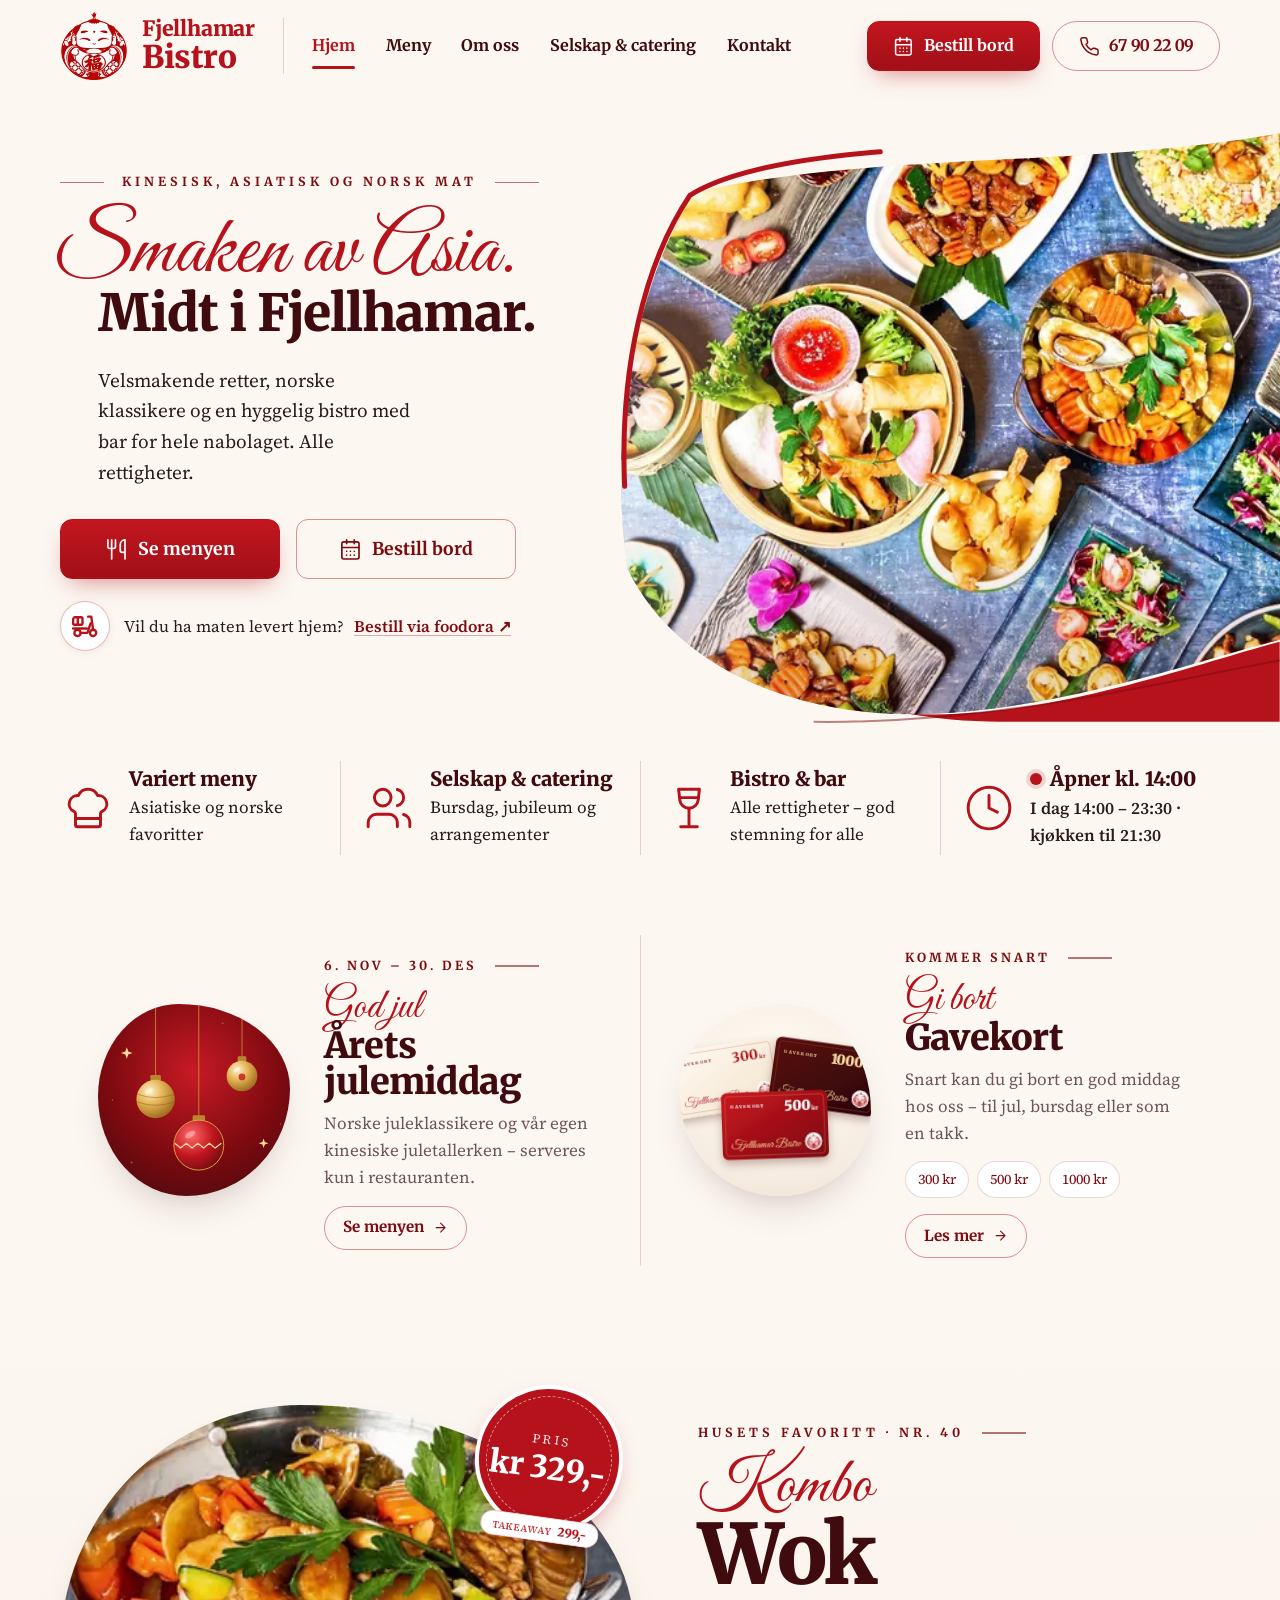
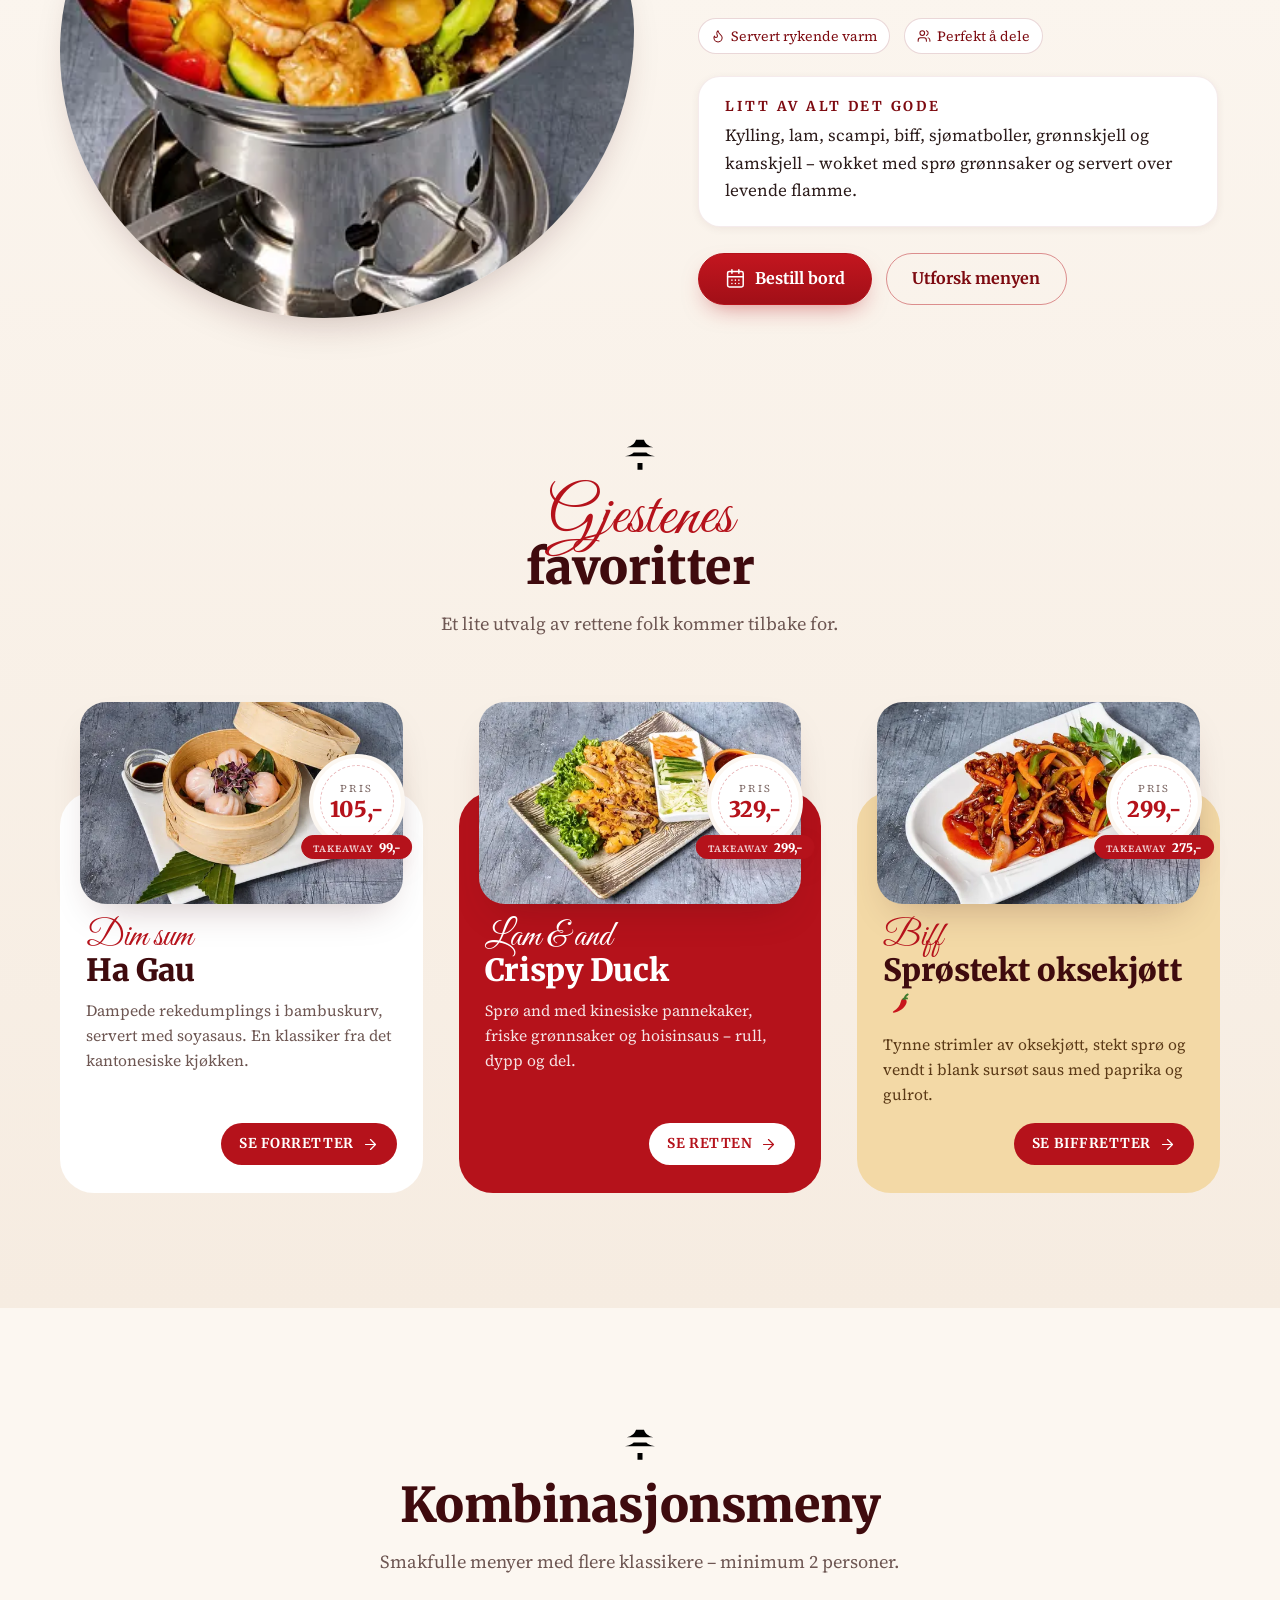
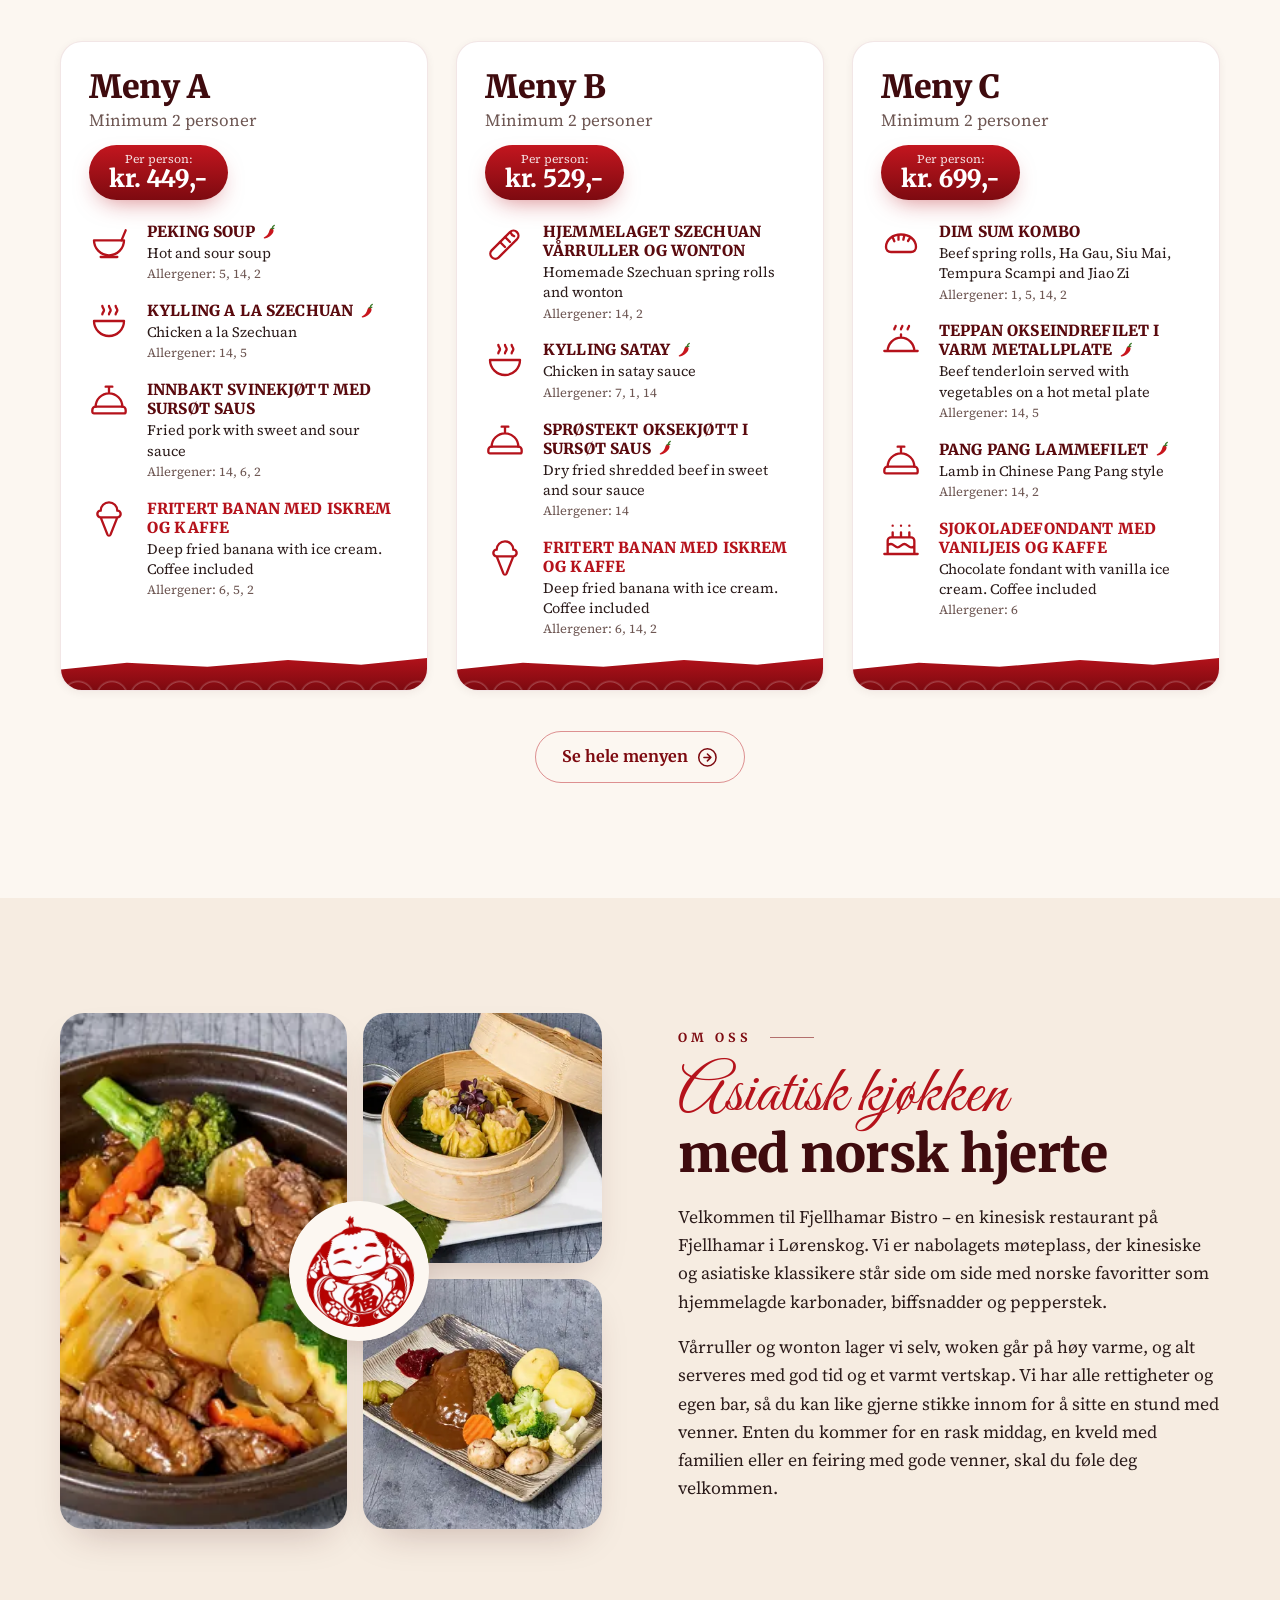
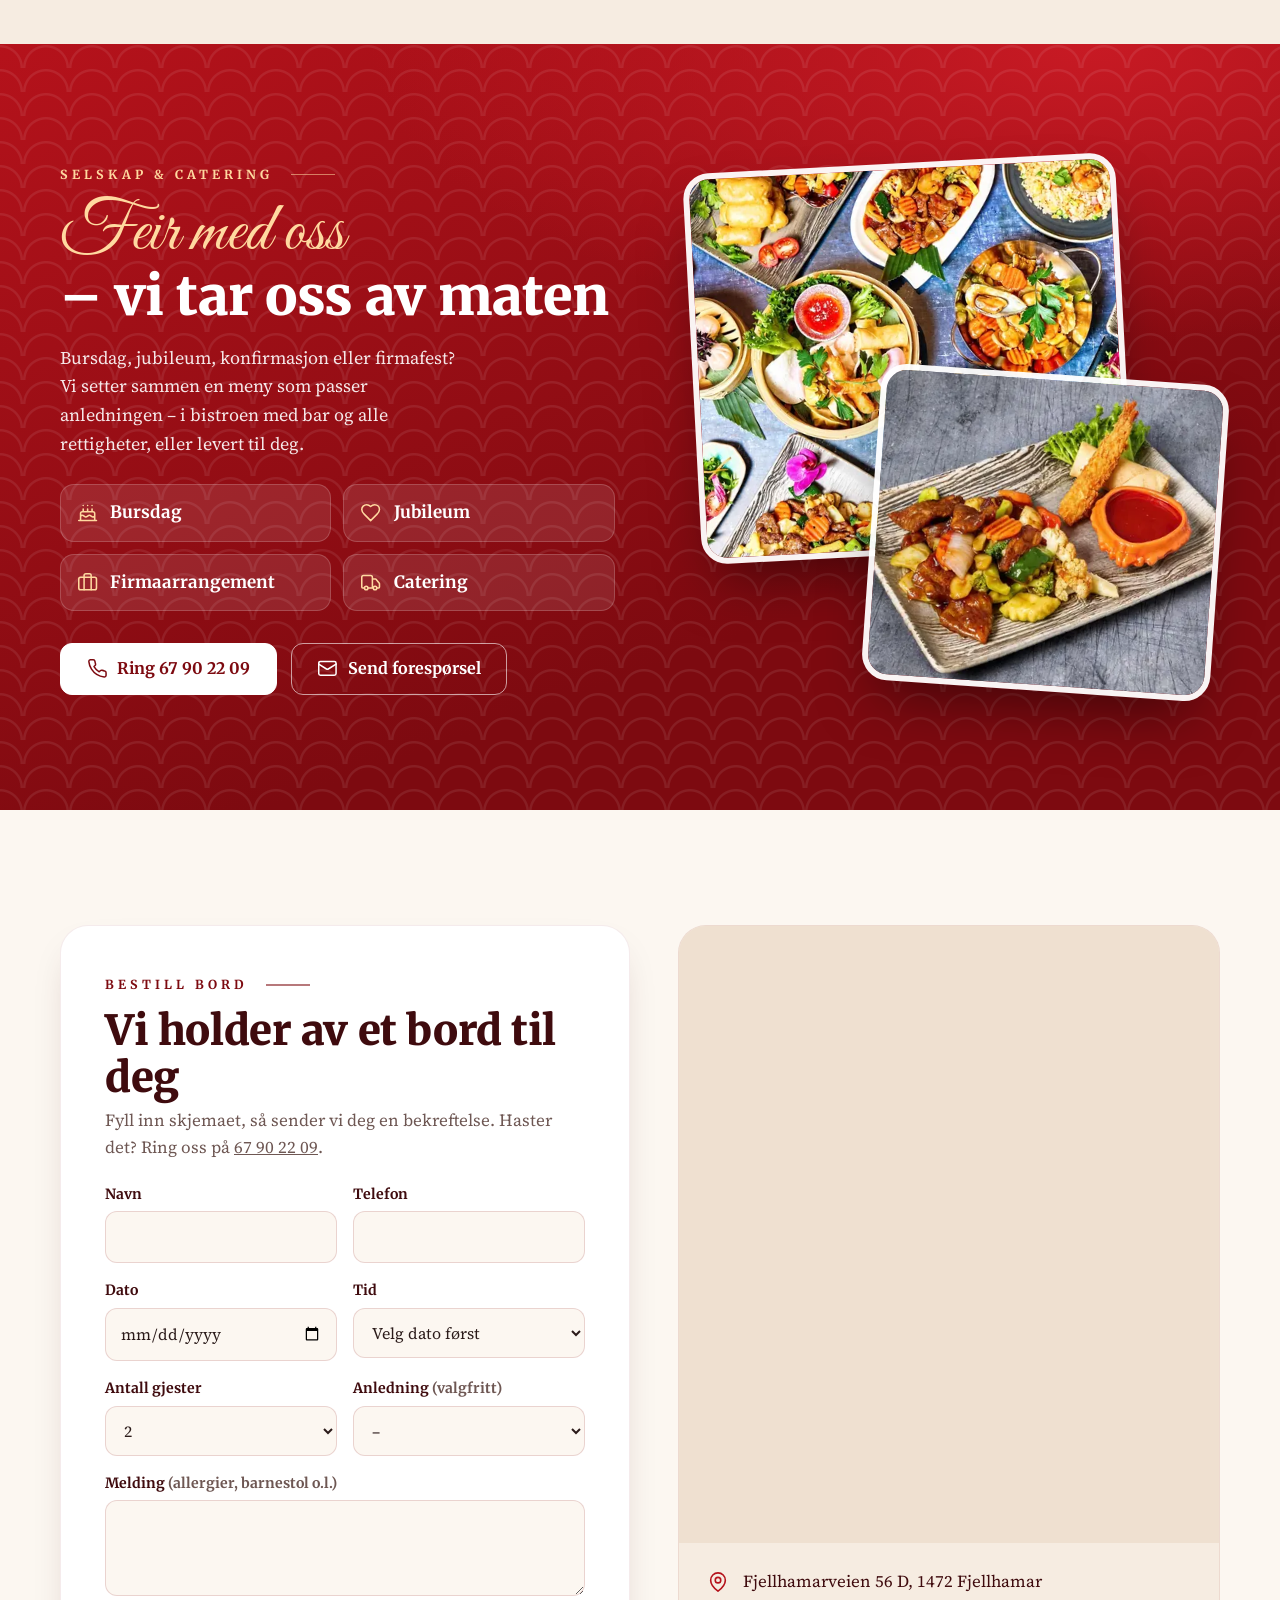
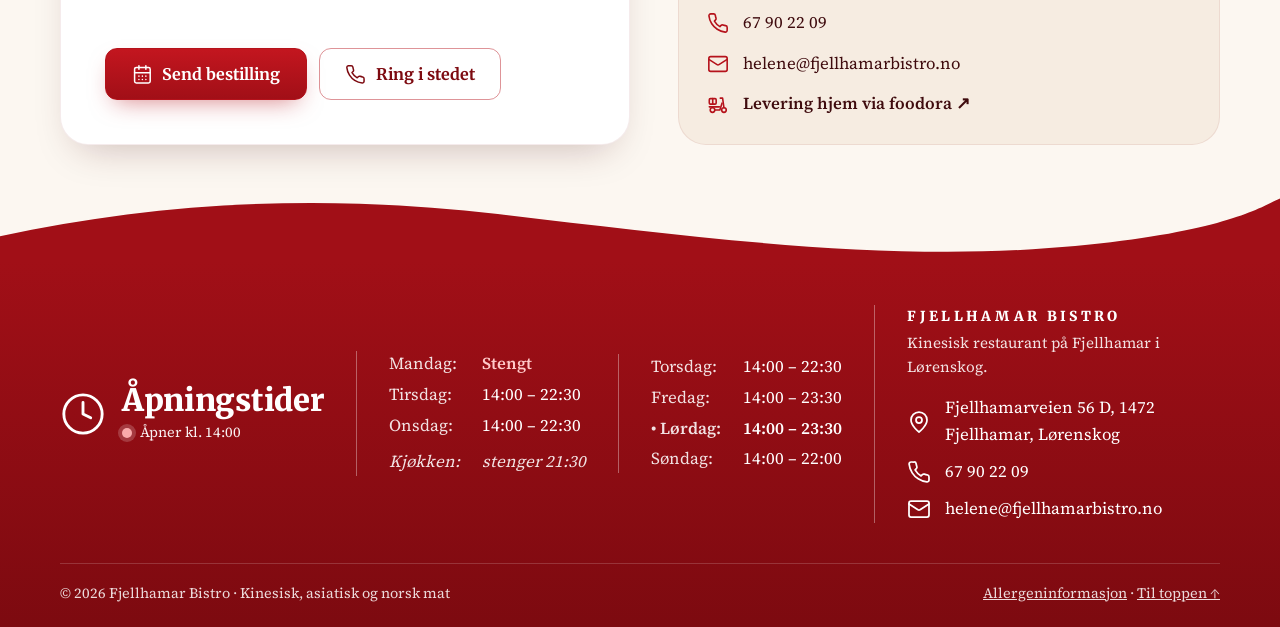
<file: index.html>
<!doctype html>
<html lang="nb" class="no-js">
<head>
<meta charset="utf-8">
<meta name="viewport" content="width=device-width, initial-scale=1">
<title>Fjellhamar Bistro – Kinesisk restaurant i Lørenskog</title>
<meta name="description" content="Kinesisk restaurant på Fjellhamar i Lørenskog. Asiatiske klassikere, dim sum og norske favoritter, bar og alle rettigheter. Bestill bord på 67 90 22 09.">
<meta name="theme-color" content="#b5121b">
<meta property="og:title" content="Fjellhamar Bistro – Smaken av Asia. Midt i Fjellhamar.">
<meta property="og:description" content="Kinesisk restaurant på Fjellhamar i Lørenskog. Asiatisk og norsk mat, bar og alle rettigheter.">
<meta property="og:image" content="assets/img/hero-dishes-1600.webp">
<meta property="og:locale" content="nb_NO">
<link rel="icon" href="assets/logo/favicon-64.png" type="image/png">
<link rel="apple-touch-icon" href="assets/logo/apple-touch-icon.png">
<link rel="preload" as="image" href="assets/img/hero-dishes-800.webp" imagesrcset="assets/img/hero-dishes-800.webp 800w, assets/img/hero-dishes-1200.webp 1200w, assets/img/hero-dishes-1600.webp 1600w" imagesizes="(max-width: 900px) 100vw, 60vw" fetchpriority="high">
<link rel="preload" as="font" type="font/woff2" href="assets/fonts/great-vibes-400.woff2" crossorigin>
<link rel="preload" as="font" type="font/woff2" href="assets/fonts/merriweather-900.woff2" crossorigin>
<link rel="stylesheet" href="assets/css/style.css">
<script type="application/ld+json">
{
  "@context": "https://schema.org",
  "@type": "Restaurant",
  "name": "Fjellhamar Bistro",
  "servesCuisine": ["Kinesisk", "Asiatisk", "Norsk"],
  "telephone": "+47 67 90 22 09",
  "email": "helene@fjellhamarbistro.no",
  "address": { "@type": "PostalAddress", "streetAddress": "Fjellhamarveien 56 D", "postalCode": "1472", "addressLocality": "Fjellhamar", "addressCountry": "NO" },
  "openingHoursSpecification": [
    { "@type": "OpeningHoursSpecification", "dayOfWeek": ["Tuesday","Wednesday","Thursday"], "opens": "14:00", "closes": "22:30" },
    { "@type": "OpeningHoursSpecification", "dayOfWeek": ["Friday","Saturday"], "opens": "14:00", "closes": "23:30" },
    { "@type": "OpeningHoursSpecification", "dayOfWeek": "Sunday", "opens": "14:00", "closes": "22:00" }
  ],
  "areaServed": { "@type": "City", "name": "Lørenskog" },
  "hasMap": "https://www.google.com/maps/search/?api=1&query=Fjellhamarveien+56+D,+1472+Fjellhamar",
  "menu": "meny.html",
  "acceptsReservations": true,
  "amenityFeature": [
    { "@type": "LocationFeatureSpecification", "name": "Bar", "value": true },
    { "@type": "LocationFeatureSpecification", "name": "Alle rettigheter", "value": true }
  ]
}
</script>
</head>
<body id="top">
<svg width="0" height="0" style="position:absolute" aria-hidden="true" focusable="false">
  <defs>
    <clipPath id="heroClip" clipPathUnits="objectBoundingBox">
      <path d="M0.12,0.1 C0.4,0.03 0.7,0.06 1,0 L1,0.86 C0.86,0.9 0.62,1 0.4,0.985 C0.22,0.97 0.08,0.88 0.02,0.74 C-0.01,0.52 0.03,0.26 0.12,0.1 Z"/>
    </clipPath>
  </defs>
  <symbol id="i-phone" viewBox="0 0 24 24"><path d="M22 16.92v3a2 2 0 0 1-2.18 2 19.79 19.79 0 0 1-8.63-3.07 19.5 19.5 0 0 1-6-6 19.79 19.79 0 0 1-3.07-8.67A2 2 0 0 1 4.11 2h3a2 2 0 0 1 2 1.72 12.84 12.84 0 0 0 .7 2.81 2 2 0 0 1-.45 2.11L8.09 9.91a16 16 0 0 0 6 6l1.27-1.27a2 2 0 0 1 2.11-.45 12.84 12.84 0 0 0 2.81.7A2 2 0 0 1 22 16.92z"/></symbol>
  <symbol id="i-cal" viewBox="0 0 24 24"><rect x="3" y="4" width="18" height="18" rx="2"/><path d="M16 2v4M8 2v4M3 10h18M8 14h.01M12 14h.01M16 14h.01M8 18h.01M12 18h.01M16 18h.01"/></symbol>
  <symbol id="i-clock" viewBox="0 0 24 24"><circle cx="12" cy="12" r="10"/><path d="M12 6v6l4 2"/></symbol>
  <symbol id="i-pin" viewBox="0 0 24 24"><path d="M20 10c0 6-8 12-8 12s-8-6-8-12a8 8 0 0 1 16 0Z"/><circle cx="12" cy="10" r="3"/></symbol>
  <symbol id="i-scooter" viewBox="0 0 24 24"><rect x="2.5" y="5" width="7.5" height="6" rx="1.2"/><path d="M6.25 5v6"/><circle cx="6" cy="17.5" r="2.5"/><circle cx="18.5" cy="17.5" r="2.5"/><path d="M8.5 17.5h5.5l2.4-7.5"/><path d="M2.5 14h11"/><path d="M14.5 4.5h2.5l1.5 10.5"/></symbol>
  <symbol id="i-external" viewBox="0 0 24 24"><path d="M14 4h6v6M20 4l-9 9M18 14v5a1 1 0 0 1-1 1H5a1 1 0 0 1-1-1V7a1 1 0 0 1 1-1h5"/></symbol>
  <symbol id="i-mail" viewBox="0 0 24 24"><rect x="2" y="4" width="20" height="16" rx="2"/><path d="m22 7-8.97 5.7a1.94 1.94 0 0 1-2.06 0L2 7"/></symbol>
  <symbol id="i-utensils" viewBox="0 0 24 24"><path d="M3 2v7c0 1.1.9 2 2 2h4a2 2 0 0 0 2-2V2M7 2v20M21 15V2a5 5 0 0 0-5 5v6c0 1.1.9 2 2 2h3Zm0 0v7"/></symbol>
  <symbol id="i-chef" viewBox="0 0 24 24"><path d="M17 21a1 1 0 0 0 1-1v-5.35c0-.46.32-.84.73-1.04a4 4 0 0 0-2.14-7.59 5 5 0 0 0-9.18 0 4 4 0 0 0-2.14 7.59c.41.2.73.58.73 1.04V20a1 1 0 0 0 1 1Z"/><path d="M6 17h12"/></symbol>
  <symbol id="i-users" viewBox="0 0 24 24"><path d="M16 21v-2a4 4 0 0 0-4-4H6a4 4 0 0 0-4 4v2"/><circle cx="9" cy="7" r="4"/><path d="M22 21v-2a4 4 0 0 0-3-3.87M16 3.13a4 4 0 0 1 0 7.75"/></symbol>
  <symbol id="i-cloche" viewBox="0 0 24 24"><path d="M3 20a1 1 0 0 1-1-1v-1a2 2 0 0 1 2-2h16a2 2 0 0 1 2 2v1a1 1 0 0 1-1 1Z"/><path d="M20 16a8 8 0 1 0-16 0M12 4v4M10 4h4"/></symbol>
  <symbol id="i-bowl" viewBox="0 0 24 24"><path d="M3 12h18a9 9 0 0 1-18 0Z"/><path d="M8 8c0-1 1-1.5 1-2.5S8 4 8 3M12 8c0-1 1-1.5 1-2.5S12 4 12 3M16 8c0-1 1-1.5 1-2.5S16 4 16 3"/></symbol>
  <symbol id="i-soup" viewBox="0 0 24 24"><path d="M3 11h18a9 9 0 0 1-18 0Z"/><path d="M7 21h10M19.5 11 22 5"/></symbol>
  <symbol id="i-ice" viewBox="0 0 24 24"><path d="m7 11 4.08 10.35a1 1 0 0 0 1.84 0L17 11M17 7A5 5 0 0 0 7 7M17 7a2 2 0 0 1 0 4H7a2 2 0 0 1 0-4"/></symbol>
  <symbol id="i-roll" viewBox="0 0 24 24"><path d="M4 17 15 6a3 3 0 0 1 4.24 4.24L8.24 21.24A3 3 0 0 1 4 17Z"/><path d="M9 12l3 3M12 9l3 3M15.5 6.5a3 3 0 0 0 2 2"/></symbol>
  <symbol id="i-dumpling" viewBox="0 0 24 24"><path d="M3 15c0-4.4 4-7.5 9-7.5s9 3.1 9 7.5c0 1.7-1.2 3-3 3H6c-1.8 0-3-1.3-3-3Z"/><path d="M7 9.2 8 11.5M10.5 8v2.6M14 8.1l-.6 2.5M17.5 9.4l-1.3 2"/></symbol>
  <symbol id="i-plate" viewBox="0 0 24 24"><path d="M2 18h20M4 18c0-4.4 3.6-8 8-8s8 3.6 8 8M12 10V8"/><path d="M8 5c0-1 .8-1.2.8-2M12 5c0-1 .8-1.2.8-2M16 5c0-1 .8-1.2.8-2"/></symbol>
  <symbol id="i-cake" viewBox="0 0 24 24"><path d="M20 21v-8a2 2 0 0 0-2-2H6a2 2 0 0 0-2 2v8M4 16s.5-1 2-1 2.5 2 4 2 2.5-2 4-2 2.5 2 4 2 2-1 2-1M2 21h20M7 8v3M12 8v3M17 8v3M7 4h.01M12 4h.01M17 4h.01"/></symbol>
  <symbol id="i-gift" viewBox="0 0 24 24"><rect x="3" y="8" width="18" height="4" rx="1"/><path d="M12 8v13M19 12v7a2 2 0 0 1-2 2H7a2 2 0 0 1-2-2v-7M7.5 8a2.5 2.5 0 0 1 0-5C10 3 12 8 12 8s2-5 4.5-5a2.5 2.5 0 0 1 0 5"/></symbol>
  <symbol id="i-briefcase" viewBox="0 0 24 24"><path d="M16 20V4a2 2 0 0 0-2-2h-4a2 2 0 0 0-2 2v16"/><rect x="2" y="6" width="20" height="14" rx="2"/></symbol>
  <symbol id="i-heart" viewBox="0 0 24 24"><path d="M19 14c1.49-1.46 3-3.21 3-5.5A5.5 5.5 0 0 0 16.5 3c-1.76 0-3 .5-4.5 2-1.5-1.5-2.74-2-4.5-2A5.5 5.5 0 0 0 2 8.5c0 2.3 1.5 4.05 3 5.5l7 7Z"/></symbol>
  <symbol id="i-truck" viewBox="0 0 24 24"><path d="M14 18V6a2 2 0 0 0-2-2H4a2 2 0 0 0-2 2v11a1 1 0 0 0 1 1h2M15 18H9M19 18h2a1 1 0 0 0 1-1v-3.65a1 1 0 0 0-.22-.62l-3.48-4.35A1 1 0 0 0 17.52 8H14"/><circle cx="17" cy="18" r="2"/><circle cx="7" cy="18" r="2"/></symbol>
  <symbol id="i-arrow" viewBox="0 0 24 24"><path d="M5 12h14M12 5l7 7-7 7"/></symbol>
  <symbol id="i-arrow-c" viewBox="0 0 24 24"><circle cx="12" cy="12" r="10"/><path d="M8 12h8M12 8l4 4-4 4"/></symbol>
  <symbol id="i-menu" viewBox="0 0 24 24"><path d="M4 6h16M4 12h16M4 18h16"/></symbol>
  <symbol id="i-close" viewBox="0 0 24 24"><path d="M18 6 6 18M6 6l12 12"/></symbol>
  <symbol id="i-flame" viewBox="0 0 24 24"><path d="M8.5 14.5A2.5 2.5 0 0 0 11 12c0-1.38-.5-2-1-3-1.07-2.14-.22-4.05 2-6 .5 2.5 2 4.9 4 6.5 2 1.6 3 3.5 3 5.5a7 7 0 1 1-14 0c0-1.15.43-2.29 1-3a2.5 2.5 0 0 0 2.5 2.5Z"/></symbol>
  <symbol id="i-leaf" viewBox="0 0 24 24"><path d="M11 20A7 7 0 0 1 9.8 6.1C15.5 5 17 4.48 19 2c1 2 2 4.18 2 8 0 5.5-4.78 10-10 10Z"/><path d="M2 21c0-3 1.85-5.36 5.08-6C9.5 14.52 12 13 13 12"/></symbol>
  <symbol id="i-pagoda" viewBox="0 0 24 24"><path d="M12 1.5V4M4 8.5c3-.6 5-2.4 5.6-4.5h4.8c.6 2.1 2.6 3.9 5.6 4.5M6 8.5v3.2M18 8.5v3.2M3 14c3-.5 4.6-1.6 5.2-2.3h7.6c.6.7 2.2 1.8 5.2 2.3M6.5 14v8M17.5 14v8M4 22h16M10.5 22v-4h3v4"/></symbol>
  <symbol id="i-glass" viewBox="0 0 24 24"><path d="M7 3h10l-.6 5.2A4.4 4.4 0 0 1 12 12.1a4.4 4.4 0 0 1-4.4-3.9Z"/><path d="M7.4 7h9.2M12 12.1V20M8 21h8"/></symbol>
</svg>

<a class="skip-link" href="#main">Hopp til innhold</a>
<header class="site-header">
  <div class="wrap header-inner">
    <a class="brand" href="index.html" aria-label="Fjellhamar Bistro – til forsiden">
      <img class="brand-mark" src="assets/logo/logo-128.webp" srcset="assets/logo/logo-128.webp 1x, assets/logo/logo-256.webp 2x" alt="" width="128" height="128">
      <span class="brand-name"><span>Fjellhamar</span><span>Bistro</span></span>
    </a>
    <span class="header-divider" aria-hidden="true"></span>
    <nav class="main-nav" id="main-nav" aria-label="Hovedmeny">
      <ul>
        <li><a href="index.html" aria-current="page">Hjem</a></li>
        <li><a href="meny.html" >Meny</a></li>
        <li><a href="index.html#om-oss">Om oss</a></li>
        <li><a href="index.html#selskap">Selskap &amp; catering</a></li>
        <li><a href="index.html#kontakt">Kontakt</a></li>
      </ul>
      <div class="mobile-nav-cta">
        <a class="btn btn--primary" href="index.html#bestill"><svg class="icon"><use href="#i-cal"/></svg>Bestill bord</a>
        <a class="btn btn--ghost" href="tel:+4767902209"><svg class="icon"><use href="#i-phone"/></svg>67 90 22 09</a>
      </div>
    </nav>
    <div class="header-actions">
      <a class="btn btn--primary btn-book-desktop" href="index.html#bestill"><svg class="icon"><use href="#i-cal"/></svg>Bestill bord</a>
      <a class="btn btn--ghost btn--pill phone-btn" href="tel:+4767902209"><svg class="icon"><use href="#i-phone"/></svg>67 90 22 09</a>
      <button class="nav-toggle" type="button" aria-controls="main-nav" aria-expanded="false" aria-label="Åpne meny">
        <svg class="icon"><use href="#i-menu"/></svg>
      </button>
    </div>
  </div>
</header>


<main id="main">

  <!-- ===== HERO ===== -->
  <section class="hero" aria-labelledby="hero-title">
    <div class="wrap hero-grid">
      <div class="hero-copy">
        <span class="eyebrow hero-in">Kinesisk, asiatisk og norsk mat</span>
        <h1 class="hero-title" id="hero-title">
          <span class="script hero-in hero-in-d1">Smaken av Asia.</span>
          <span class="solid hero-in hero-in-d2">Midt i Fjellhamar.</span>
        </h1>
        <p class="hero-lead hero-in hero-in-d2">Velsmakende retter, norske klassikere og en hyggelig bistro med bar for hele nabolaget. Alle rettigheter.</p>
        <div class="hero-cta hero-in hero-in-d3">
          <a class="btn btn--primary" href="meny.html"><svg class="icon"><use href="#i-utensils"/></svg>Se menyen</a>
          <a class="btn btn--ghost" href="#bestill"><svg class="icon"><use href="#i-cal"/></svg>Bestill bord</a>
        </div>
        <p class="hero-delivery hero-in hero-in-d3"><svg class="icon" aria-hidden="true"><use href="#i-scooter"/></svg>Vil du ha maten levert hjem? <a href="https://www.foodora.no/restaurant/eqev/fjellhamar-bistro-eqev" target="_blank" rel="noopener">Bestill via foodora&nbsp;↗<span class="sr-only"> (åpnes i ny fane)</span></a></p>
      </div>

      <div class="hero-media">
        <div class="shape">
          <img src="assets/img/hero-dishes-1200.webp" srcset="assets/img/hero-dishes-800.webp 800w, assets/img/hero-dishes-1200.webp 1200w, assets/img/hero-dishes-1600.webp 1600w" sizes="(max-width: 900px) 100vw, 60vw" alt="Et bord dekket med retter fra Fjellhamar Bistro: dim sum, vårruller, wok, stekt ris og nudler" width="1600" height="900" fetchpriority="high">
        </div>
        <svg class="swoosh" viewBox="0 0 100 100" preserveAspectRatio="none" aria-hidden="true">
          <path d="M40 3.2C27 4.4 17 6.6 11.4 10.6 4.6 22 0.8 40 1.6 60" fill="none" stroke="#b5121b" stroke-width="5" stroke-linecap="round" vector-effect="non-scaling-stroke"/>
          <path d="M44 98.6C64 100 86 90.6 100 86.4V100H58C53 100 48 99.4 44 98.6Z" fill="#b5121b"/>
          <path d="M30 100C58 100.4 84 92.8 100 89.6" fill="none" stroke="#7d0a10" stroke-width="2" vector-effect="non-scaling-stroke" opacity=".5"/>
        </svg>
      </div>
    </div>
  </section>

  <!-- ===== FORDELER ===== -->
  <section class="features" aria-label="Hvorfor Fjellhamar Bistro">
    <div class="wrap features-grid">
      <div class="feature reveal">
        <svg class="icon" aria-hidden="true"><use href="#i-chef"/></svg>
        <div><h3>Variert meny</h3><p>Asiatiske og norske favoritter</p></div>
      </div>
      <div class="feature reveal reveal-d1">
        <svg class="icon" aria-hidden="true"><use href="#i-users"/></svg>
        <div><h3>Selskap &amp; catering</h3><p>Bursdag, jubileum og arrangementer</p></div>
      </div>
      <div class="feature reveal reveal-d2">
        <svg class="icon" aria-hidden="true"><use href="#i-glass"/></svg>
        <div><h3>Bistro &amp; bar</h3><p>Alle rettigheter – god stemning for alle</p></div>
      </div>
      <a class="feature feature--open reveal reveal-d3" href="#apningstider">
        <svg class="icon" aria-hidden="true"><use href="#i-clock"/></svg>
        <div><h3 data-open-label>Åpningstider</h3><p data-open-hours>Se når vi har åpent</p></div>
      </a>
    </div>
  </section>

  <!-- ===== AKTUELT: julemeny (fra admin, vises bare i perioden) + gavekort – i samme stil som «Husets favoritt» ===== -->
  <section class="promos" aria-label="Aktuelt">
    <div class="wrap promo-grid">
      <article class="promo reveal" data-season-card hidden></article>
      <article class="promo reveal reveal-d1">
        <a class="promo__photo promo__photo--gift" href="gavekort.html" tabindex="-1" aria-hidden="true">
          <span class="frame"><!-- Gavekort 300 / 500 / 1000 kr – tegnet i SVG (deles av forsiden og gavekort.html) -->
<svg class="giftcards" viewBox="0 0 800 500" preserveAspectRatio="xMidYMid meet" role="img" aria-label="Gavekort fra Fjellhamar Bistro på 300, 500 og 1000 kroner">
  <defs>
    <linearGradient id="gc-300" x1="0" y1="0" x2="1" y2="1"><stop offset="0" stop-color="#fffaf2"/><stop offset="1" stop-color="#f3e3cc"/></linearGradient>
    <linearGradient id="gc-500" x1="0" y1="0" x2="1" y2="1"><stop offset="0" stop-color="#c8161f"/><stop offset="1" stop-color="#7d0a10"/></linearGradient>
    <linearGradient id="gc-1000" x1="0" y1="0" x2="1" y2="1"><stop offset="0" stop-color="#5a0a0e"/><stop offset="1" stop-color="#2b0507"/></linearGradient>
    <filter id="gc-sh" x="-20%" y="-20%" width="140%" height="160%"><feDropShadow dx="0" dy="14" stdDeviation="14" flood-color="#3f0b0e" flood-opacity=".28"/></filter>
  </defs>
  <g transform="translate(240 180) rotate(-9)" filter="url(#gc-sh)">
    <rect x="-170" y="-107" width="340" height="214" rx="18" fill="url(#gc-300)"/>
    <rect x="-158" y="-95" width="316" height="190" rx="11" fill="none" stroke="#b5121b" stroke-opacity=".55" stroke-width="1.2"/>
    <text x="-140" y="-58" font-family="Merriweather, Georgia, serif" font-weight="700" font-size="13" letter-spacing="4" fill="#7d0a10">GAVEKORT</text>
    <text x="142" y="-44" text-anchor="end" font-family="Merriweather, Georgia, serif" font-weight="900" font-size="44" fill="#b5121b">300<tspan font-size="18" font-weight="700" dx="5">kr</tspan></text>
    <text x="-142" y="72" font-family="'Great Vibes', 'Brush Script MT', cursive" font-size="36" fill="#b5121b">Fjellhamar Bistro</text>
    <circle cx="122" cy="56" r="27" fill="#fff"/><image href="assets/logo/logo-128.webp" x="99" y="33" width="46" height="46"/>
  </g>
  <g transform="translate(560 175) rotate(8)" filter="url(#gc-sh)">
    <rect x="-170" y="-107" width="340" height="214" rx="18" fill="url(#gc-1000)"/>
    <rect x="-158" y="-95" width="316" height="190" rx="11" fill="none" stroke="#d9a441" stroke-opacity=".55" stroke-width="1.2"/>
    <text x="-140" y="-58" font-family="Merriweather, Georgia, serif" font-weight="700" font-size="13" letter-spacing="4" fill="#ffd9a0">GAVEKORT</text>
    <text x="142" y="-44" text-anchor="end" font-family="Merriweather, Georgia, serif" font-weight="900" font-size="44" fill="#ffd9a0">1000<tspan font-size="18" font-weight="700" dx="5">kr</tspan></text>
    <text x="-142" y="72" font-family="'Great Vibes', 'Brush Script MT', cursive" font-size="36" fill="#ffd9a0">Fjellhamar Bistro</text>
    <circle cx="122" cy="56" r="27" fill="#fff"/><image href="assets/logo/logo-128.webp" x="99" y="33" width="46" height="46"/>
  </g>
  <g transform="translate(400 330) rotate(-2)" filter="url(#gc-sh)">
    <rect x="-170" y="-107" width="340" height="214" rx="18" fill="url(#gc-500)"/>
    <rect x="-158" y="-95" width="316" height="190" rx="11" fill="none" stroke="#ffd9a0" stroke-opacity=".55" stroke-width="1.2"/>
    <text x="-140" y="-58" font-family="Merriweather, Georgia, serif" font-weight="700" font-size="13" letter-spacing="4" fill="#fff">GAVEKORT</text>
    <text x="142" y="-44" text-anchor="end" font-family="Merriweather, Georgia, serif" font-weight="900" font-size="44" fill="#fff">500<tspan font-size="18" font-weight="700" dx="5">kr</tspan></text>
    <text x="-142" y="72" font-family="'Great Vibes', 'Brush Script MT', cursive" font-size="36" fill="#ffd9a0">Fjellhamar Bistro</text>
    <circle cx="122" cy="56" r="27" fill="#fff"/><image href="assets/logo/logo-128.webp" x="99" y="33" width="46" height="46"/>
  </g>
</svg>
</span>
        </a>
        <div class="promo__copy">
          <span class="eyebrow eyebrow--left">Kommer snart</span>
          <h2><span class="script">Gi bort</span>Gavekort</h2>
          <p>Snart kan du gi bort en god middag hos oss – til jul, bursdag eller som en takk.</p>
          <div class="meta"><span class="chip">300 kr</span><span class="chip">500 kr</span><span class="chip">1000 kr</span></div>
          <a class="btn btn--ghost btn--pill btn--sm" href="gavekort.html">Les mer <svg class="icon"><use href="#i-arrow"/></svg></a>
        </div>
      </article>
    </div>
  </section>

  <!-- ===== HUSETS FAVORITTER ===== -->
  <section class="section signature" id="favoritter" aria-labelledby="fav-title">
    <div class="wrap">
      <div class="signature-hero">
        <div class="signature-photo reveal">
          <span class="blob" aria-hidden="true"></span>
          <div class="frame">
            <img src="assets/img/kombo-wok-800.webp" srcset="assets/img/kombo-wok-800.webp 800w, assets/img/kombo-wok-1600.webp 1600w" sizes="(max-width: 960px) 100vw, 55vw" alt="Kombo Wok servert i varm wokpanne over rechaud" loading="lazy" width="800" height="450">
          </div>
          <div class="price-badge" data-dish="40"><div><small>Pris</small><strong>kr 329,-</strong></div></div>
        </div>
        <div class="signature-copy reveal reveal-d1">
          <span class="eyebrow eyebrow--left">Husets favoritt · Nr. 40</span>
          <span class="script" style="margin-top:14px">Kombo</span>
          <h2 id="fav-title">Wok</h2>
          <div class="meta">
            <span class="chip"><svg class="icon"><use href="#i-flame"/></svg>Servert rykende varm</span>
            <span class="chip"><svg class="icon"><use href="#i-users"/></svg>Perfekt å dele</span>
          </div>
          <div class="quote-card">
            <h3>Litt av alt det gode</h3>
            <p>Kylling, lam, scampi, biff, sjømatboller, grønnskjell og kamskjell – wokket med sprø grønnsaker og servert over levende flamme.</p>
          </div>
          <div class="actions">
            <a class="btn btn--primary btn--pill" href="#bestill"><svg class="icon"><use href="#i-cal"/></svg>Bestill bord</a>
            <a class="btn btn--ghost btn--pill" href="meny.html#kombinasjonsrett">Utforsk menyen</a>
          </div>
        </div>
      </div>

      <div class="section-head reveal">
        <svg class="ornament" aria-hidden="true"><use href="#i-pagoda"/></svg>
        <h2><span class="script">Gjestenes</span>favoritter</h2>
        <p>Et lite utvalg av rettene folk kommer tilbake for.</p>
      </div>

      <div class="dish-cards">
        <article class="dish-card reveal">
          <div class="photo"><img src="assets/img/ha-gau-800.webp" alt="Ha Gau – dampede rekedumplings i bambuskurv" loading="lazy" width="800" height="450"></div>
          <div class="price-badge" data-dish="3"><div><small>Pris</small><strong>105,-</strong></div></div>
          <span class="script">Dim sum</span>
          <h3 data-dish-title="3">Ha Gau</h3>
          <p>Dampede rekedumplings i bambuskurv, servert med soyasaus. En klassiker fra det kantonesiske kjøkken.</p>
          <a class="card-link" href="meny.html#forretter">SE FORRETTER <svg class="icon"><use href="#i-arrow"/></svg></a>
        </article>
        <article class="dish-card reveal reveal-d1">
          <div class="photo"><img src="assets/img/crispy-duck-800.webp" alt="Crispy duck med kinesiske pannekaker, agurk og hoisinsaus" loading="lazy" width="800" height="450"></div>
          <div class="price-badge" data-dish="32"><div><small>Pris</small><strong>329,-</strong></div></div>
          <span class="script">Lam &amp; and</span>
          <h3 data-dish-title="32">Crispy Duck</h3>
          <p>Sprø and med kinesiske pannekaker, friske grønnsaker og hoisinsaus – rull, dypp og del.</p>
          <a class="card-link" href="meny.html#lam-and">SE RETTEN <svg class="icon"><use href="#i-arrow"/></svg></a>
        </article>
        <article class="dish-card reveal reveal-d2">
          <div class="photo"><img src="assets/img/sprostekt-oksekjott-800.webp" alt="Sprøstekt oksekjøtt i sursøt saus" loading="lazy" width="800" height="450"></div>
          <div class="price-badge" data-dish="23"><div><small>Pris</small><strong>299,-</strong></div></div>
          <span class="script">Biff</span>
          <h3 data-dish-title="23">Sprøstekt oksekjøtt</h3>
          <p>Tynne strimler av oksekjøtt, stekt sprø og vendt i blank sursøt saus med paprika og gulrot.</p>
          <a class="card-link" href="meny.html#biff">SE BIFFRETTER <svg class="icon"><use href="#i-arrow"/></svg></a>
        </article>
      </div>
    </div>
  </section>

  <!-- ===== KOMBINASJONSMENY ===== -->
  <section class="section" id="kombinasjonsmeny" aria-labelledby="kombo-title">
    <div class="wrap">
      <div class="section-head reveal">
        <svg class="ornament" aria-hidden="true"><use href="#i-pagoda"/></svg>
        <h2 id="kombo-title">Kombinasjonsmeny</h2>
        <p>Smakfulle menyer med flere klassikere – minimum 2 personer.</p>
      </div>
      <div class="combo-grid" data-combos></div>
      <div class="center-cta"><a class="btn btn--ghost btn--pill" href="meny.html">Se hele menyen <svg class="icon"><use href="#i-arrow-c"/></svg></a></div>
    </div>
  </section>

  <!-- ===== OM OSS ===== -->
  <section class="section" id="om-oss" aria-labelledby="om-title" style="background:var(--cream-2)">
    <div class="wrap about-grid">
      <div class="about-collage reveal">
        <figure><img src="assets/img/lam-szechuan-800.webp" alt="Lam ytrefilet a la Szechuan i leirgryte" loading="lazy" width="800" height="450"></figure>
        <figure><img src="assets/img/siu-mai-800.webp" alt="Siu Mai i bambuskurv" loading="lazy" width="800" height="450"></figure>
        <figure><img src="assets/img/karbonader-800.webp" alt="Hjemmelagde karbonader med brun saus, poteter og grønnsaker" loading="lazy" width="800" height="450"></figure>
        <img class="stamp" src="assets/logo/logo-256.webp" alt="" width="256" height="256" loading="lazy">
      </div>
      <div class="about-copy reveal reveal-d1">
        <span class="eyebrow eyebrow--left">Om oss</span>
        <h2 id="om-title"><span class="script">Asiatisk kjøkken</span>med norsk hjerte</h2>
        <p>Velkommen til Fjellhamar Bistro – en kinesisk restaurant på Fjellhamar i Lørenskog. Vi er nabolagets møteplass, der kinesiske og asiatiske klassikere står side om side med norske favoritter som hjemmelagde karbonader, biffsnadder og pepperstek.</p>
        <p>Vårruller og wonton lager vi selv, woken går på høy varme, og alt serveres med god tid og et varmt vertskap. Vi har alle rettigheter og egen bar, så du kan like gjerne stikke innom for å sitte en stund med venner. Enten du kommer for en rask middag, en kveld med familien eller en feiring med gode venner, skal du føle deg velkommen.</p>
      </div>
    </div>
  </section>

  <!-- ===== SELSKAP & CATERING ===== -->
  <section class="section events" id="selskap" aria-labelledby="selskap-title">
    <div class="wrap events-grid">
      <div class="reveal">
        <span class="eyebrow eyebrow--left">Selskap &amp; catering</span>
        <h2 id="selskap-title"><span class="script">Feir med oss</span>– vi tar oss av maten</h2>
        <p>Bursdag, jubileum, konfirmasjon eller firmafest? Vi setter sammen en meny som passer anledningen – i bistroen med bar og alle rettigheter, eller levert til deg.</p>
        <ul class="occasions">
          <li><svg class="icon"><use href="#i-cake"/></svg>Bursdag</li>
          <li><svg class="icon"><use href="#i-heart"/></svg>Jubileum</li>
          <li><svg class="icon"><use href="#i-briefcase"/></svg>Firmaarrangement</li>
          <li><svg class="icon"><use href="#i-truck"/></svg>Catering</li>
        </ul>
        <div class="actions">
          <a class="btn btn--light" href="tel:+4767902209"><svg class="icon"><use href="#i-phone"/></svg>Ring 67 90 22 09</a>
          <a class="btn btn--outline-light" href="mailto:helene@fjellhamarbistro.no?subject=Foresp%C3%B8rsel%20om%20selskap%2Fcatering"><svg class="icon"><use href="#i-mail"/></svg>Send forespørsel</a>
        </div>
      </div>
      <div class="events-photos reveal reveal-d1">
        <figure class="p1"><img src="assets/img/hero-dishes-800.webp" alt="Mange retter dekket opp til deling" loading="lazy" width="800" height="450"></figure>
        <figure class="p2"><img src="assets/img/spesial-kombo-b-800.webp" alt="Bistro spesial kombo med vårrull, tempura scampi og biff chopsuey" loading="lazy" width="800" height="450"></figure>
      </div>
    </div>
  </section>

  <!-- ===== BESTILL / KONTAKT ===== -->
  <section class="section" id="kontakt" aria-labelledby="bestill-title">
    <div class="wrap contact-grid">
      <div class="booking-card reveal" id="bestill">
        <span class="eyebrow eyebrow--left">Bestill bord</span>
        <h2 id="bestill-title">Vi holder av et bord til deg</h2>
        <p>Fyll inn skjemaet, så sender vi deg en bekreftelse. Haster det? Ring oss på <a href="tel:+4767902209">67 90 22 09</a>.</p>
        <form class="form-grid" data-booking novalidate>
          <div class="field"><label for="b-name">Navn</label><input id="b-name" name="navn" autocomplete="name" required></div>
          <div class="field"><label for="b-phone">Telefon</label><input id="b-phone" name="telefon" type="tel" autocomplete="tel" inputmode="tel" required></div>
          <div class="field"><label for="b-date">Dato</label><input id="b-date" name="dato" type="date" required></div>
          <div class="field"><label for="b-time">Tid</label><select id="b-time" name="tid" required><option value="">Velg dato først</option></select></div>
          <div class="field"><label for="b-guests">Antall gjester</label>
            <select id="b-guests" name="gjester">
              <option>1</option><option selected>2</option><option>3</option><option>4</option><option>5</option><option>6</option><option>7</option><option>8</option><option value="9+">9 eller flere</option>
            </select>
          </div>
          <div class="field"><label for="b-occasion">Anledning <span style="font-weight:400;color:var(--muted)">(valgfritt)</span></label>
            <select id="b-occasion" name="anledning"><option value="">–</option><option>Bursdag</option><option>Jubileum</option><option>Firmamiddag</option><option>Annet</option></select>
          </div>
          <div class="field field--full"><label for="b-msg">Melding <span style="font-weight:400;color:var(--muted)">(allergier, barnestol o.l.)</span></label><textarea id="b-msg" name="melding"></textarea></div>
          <p class="form-note" data-form-note aria-live="polite"></p>
          <div class="form-actions">
            <button class="btn btn--primary" type="submit"><svg class="icon"><use href="#i-cal"/></svg>Send bestilling</button>
            <a class="btn btn--ghost" href="tel:+4767902209"><svg class="icon"><use href="#i-phone"/></svg>Ring i stedet</a>
          </div>
        </form>
      </div>

      <div class="visit-card reveal reveal-d1">
        <div class="map">
          <iframe title="Kart: Fjellhamarveien 56 D, 1472 Fjellhamar" loading="lazy" referrerpolicy="no-referrer-when-downgrade" src="https://www.google.com/maps?q=Fjellhamarveien+56+D,+1472+Fjellhamar&amp;output=embed"></iframe>
        </div>
        <div class="visit-info">
          <a href="https://www.google.com/maps/search/?api=1&amp;query=Fjellhamarveien+56+D,+1472+Fjellhamar" target="_blank" rel="noopener"><svg class="icon"><use href="#i-pin"/></svg>Fjellhamarveien 56 D, 1472 Fjellhamar</a>
          <a href="tel:+4767902209"><svg class="icon"><use href="#i-phone"/></svg>67 90 22 09</a>
          <a href="mailto:helene@fjellhamarbistro.no"><svg class="icon"><use href="#i-mail"/></svg>helene@fjellhamarbistro.no</a>
          <a class="visit-delivery" href="https://www.foodora.no/restaurant/eqev/fjellhamar-bistro-eqev" target="_blank" rel="noopener"><svg class="icon" aria-hidden="true"><use href="#i-scooter"/></svg>Levering hjem via foodora ↗<span class="sr-only"> (åpnes i ny fane)</span></a>
        </div>
      </div>
    </div>
  </section>

</main>

<footer class="hours-band" id="apningstider">
  <svg class="wave" viewBox="0 0 1440 90" preserveAspectRatio="none" aria-hidden="true"><path fill="currentColor" d="M0 60C180 20 360 10 560 34s420 56 620 40 240-50 260-58v74H0Z"/></svg>
  <div class="wrap">
    <div class="hours-grid">
      <div class="hours-title">
        <svg class="icon" aria-hidden="true"><use href="#i-clock"/></svg>
        <div>
          <h2>Åpningstider</h2>
          <div class="now" data-open-status><span class="status-dot"></span><span>Sjekker …</span></div>
        </div>
      </div>
      <dl class="hours-list">
        <dt data-day="1">Mandag:</dt><dd data-day="1" class="closed">Stengt</dd>
        <dt data-day="2">Tirsdag:</dt><dd data-day="2">14:00 – 22:30</dd>
        <dt data-day="3">Onsdag:</dt><dd data-day="3">14:00 – 22:30</dd>
        <dt class="kitchen">Kjøkken:</dt><dd class="kitchen">stenger 21:30</dd>
      </dl>
      <dl class="hours-list">
        <dt data-day="4">Torsdag:</dt><dd data-day="4">14:00 – 22:30</dd>
        <dt data-day="5">Fredag:</dt><dd data-day="5">14:00 – 23:30</dd>
        <dt data-day="6">Lørdag:</dt><dd data-day="6">14:00 – 23:30</dd>
        <dt data-day="0">Søndag:</dt><dd data-day="0">14:00 – 22:00</dd>
      </dl>
      <address class="footer-contact" style="font-style:normal">
        <p class="footer-name">Fjellhamar Bistro</p>
        <p class="footer-tagline">Kinesisk restaurant på Fjellhamar i Lørenskog.</p>
        <a href="https://www.google.com/maps/search/?api=1&amp;query=Fjellhamarveien+56+D,+1472+Fjellhamar" target="_blank" rel="noopener"><svg class="icon" aria-hidden="true"><use href="#i-pin"/></svg>Fjellhamarveien 56 D, 1472 Fjellhamar, Lørenskog</a>
        <a href="tel:+4767902209"><svg class="icon" aria-hidden="true"><use href="#i-phone"/></svg>67 90 22 09</a>
        <a href="mailto:helene@fjellhamarbistro.no"><svg class="icon" aria-hidden="true"><use href="#i-mail"/></svg>helene@fjellhamarbistro.no</a>
      </address>
    </div>
    <div class="footer-bottom">
      <span>© <span data-year>2026</span> Fjellhamar Bistro · Kinesisk, asiatisk og norsk mat</span>
      <span><a href="meny.html#allergener">Allergeninformasjon</a> · <a href="#top">Til toppen ↑</a></span>
    </div>
  </div>
</footer>

<template id="tpl-season-art"><svg viewBox="0 0 400 500" preserveAspectRatio="xMidYMid slice" aria-hidden="true"><defs><radialGradient id="sg-gold" cx=".35" cy=".3" r=".8"><stop offset="0" stop-color="#fff1c9"/><stop offset=".45" stop-color="#e2b04f"/><stop offset="1" stop-color="#8f5f17"/></radialGradient><radialGradient id="sg-red" cx=".35" cy=".3" r=".85"><stop offset="0" stop-color="#ff6b6b"/><stop offset=".5" stop-color="#c3161f"/><stop offset="1" stop-color="#5a0a0e"/></radialGradient></defs><g fill="#fff" opacity=".35"><circle cx="40" cy="60" r="2"/><circle cx="360" cy="40" r="2.5"/><circle cx="70" cy="380" r="2"/><circle cx="340" cy="420" r="2"/><circle cx="30" cy="250" r="1.5"/><circle cx="380" cy="300" r="1.5"/><circle cx="160" cy="470" r="2"/><circle cx="260" cy="90" r="1.5"/></g><g stroke="#d9a441" stroke-width="1.5"><path d="M120 0v206M210 0v290M300 0v168"/></g><g transform="translate(120 248)"><rect x="-11" y="-50" width="22" height="13" rx="3" fill="#b8862f"/><circle r="40" fill="url(#sg-gold)"/><path d="M-38-10q38 14 76 0M-39 6q39 14 78 0" fill="none" stroke="#8f5f17" stroke-width="2" opacity=".55"/><ellipse cx="-14" cy="-16" rx="9" ry="5" fill="#fff" opacity=".45" transform="rotate(-30 -14 -16)"/></g><g transform="translate(210 344)"><rect x="-13" y="-62" width="26" height="15" rx="3" fill="#b8862f"/><circle r="52" fill="url(#sg-red)" stroke="#d9a441" stroke-width="2"/><path d="M-50-4l12 10 12-10 12 10 12-10 12 10 12-10 12 10 13-10" fill="none" stroke="#ffd9a0" stroke-width="2.5" stroke-linejoin="round"/><ellipse cx="-18" cy="-22" rx="12" ry="6" fill="#fff" opacity=".35" transform="rotate(-30 -18 -22)"/></g><g transform="translate(300 200)"><rect x="-9" y="-41" width="18" height="11" rx="3" fill="#b8862f"/><circle r="32" fill="url(#sg-gold)"/><circle r="7" cy="2" fill="#c3161f" opacity=".8"/><ellipse cx="-11" cy="-13" rx="7" ry="4" fill="#fff" opacity=".45" transform="rotate(-30 -11 -13)"/></g><g fill="#ffd9a0"><path d="M60 140l3 9 9 3-9 3-3 9-3-9-9-3 9-3z"/><path d="M345 330l2.5 7.5 7.5 2.5-7.5 2.5-2.5 7.5-2.5-7.5-7.5-2.5 7.5-2.5z"/><path d="M95 440l2 6 6 2-6 2-2 6-2-6-6-2 6-2z"/><path d="M262 450l2 6 6 2-6 2-2 6-2-6-6-2 6-2z" opacity=".7"/></g></svg></template>


<script src="assets/js/site-data.js"></script>
<script src="assets/js/menu-data.js"></script>
<script src="assets/js/main.js"></script>
</body>
</html>
</file>
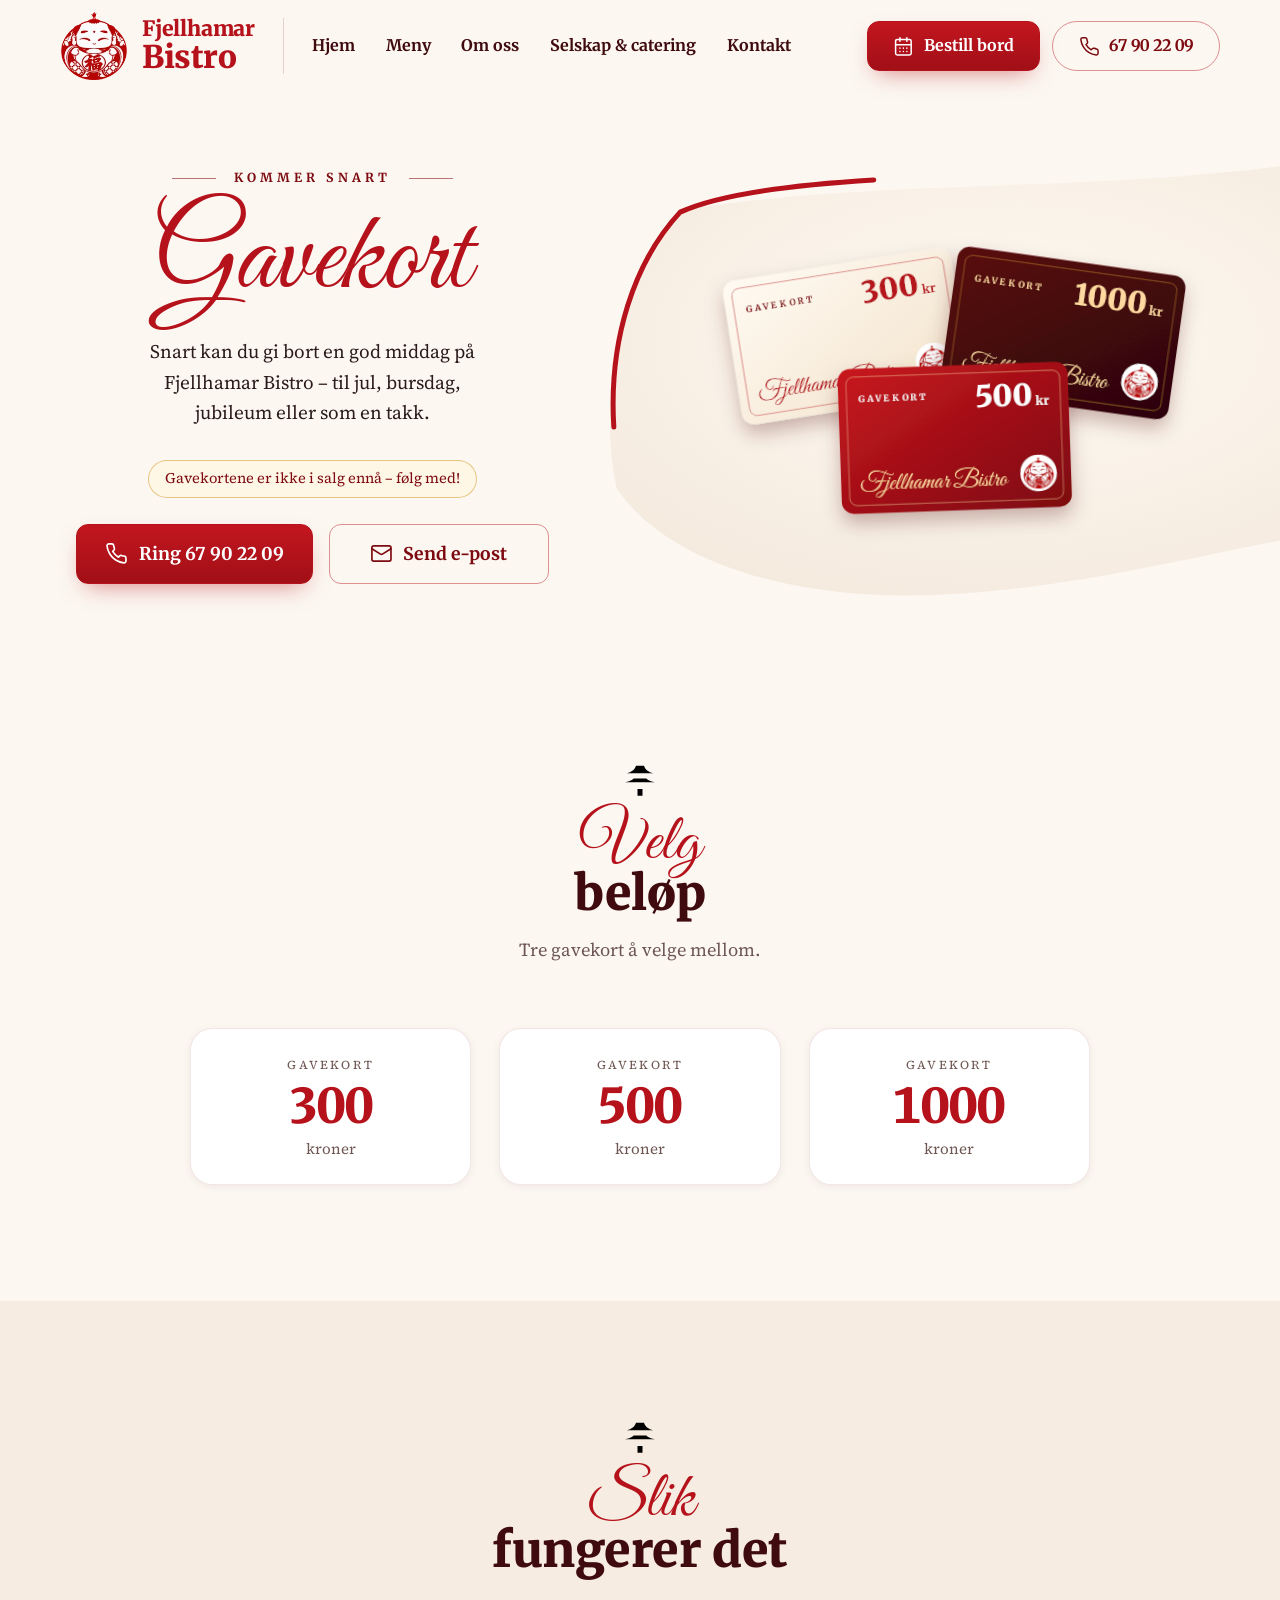
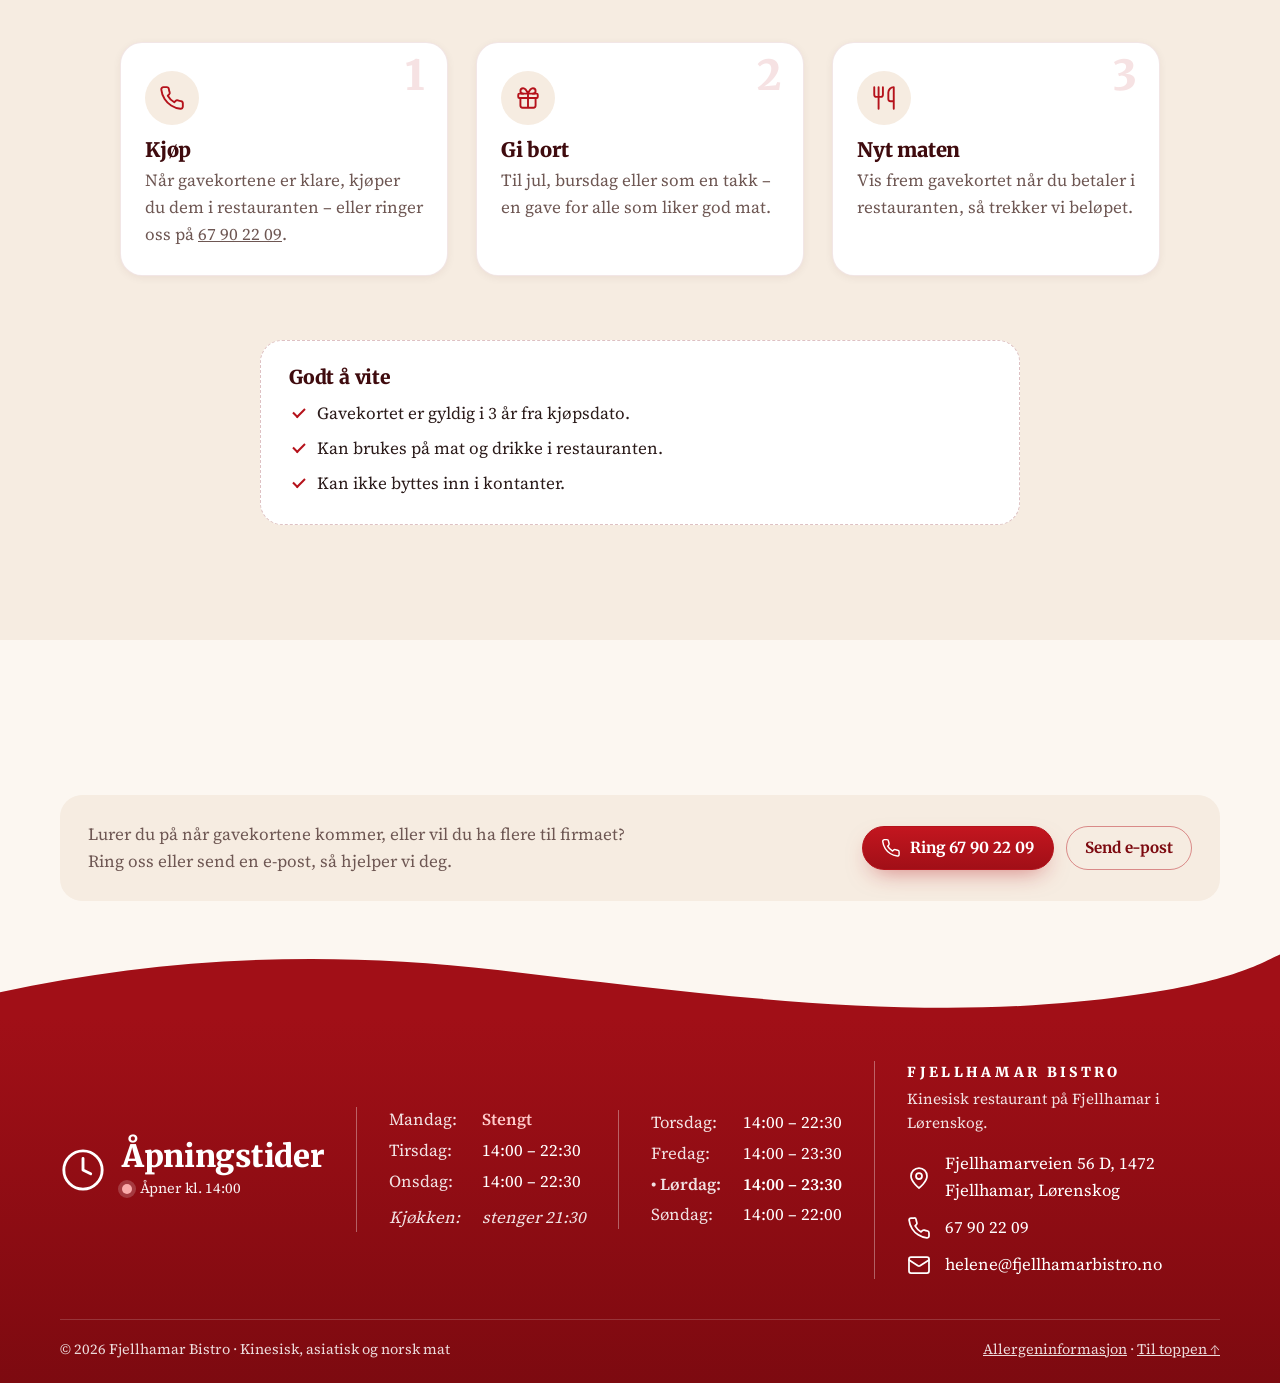
<file: gavekort.html>
<!doctype html>
<html lang="nb" class="no-js">
<head>
<meta charset="utf-8">
<meta name="viewport" content="width=device-width, initial-scale=1">
<title>Gavekort – Fjellhamar Bistro, Lørenskog</title>
<meta name="description" content="Gavekort fra Fjellhamar Bistro på 300, 500 eller 1000 kr kommer snart. Ring 67 90 22 09 for mer informasjon.">
<meta name="theme-color" content="#b5121b">
<meta property="og:title" content="Gavekort – Fjellhamar Bistro">
<meta property="og:description" content="Gavekort på 300, 500 eller 1000 kr – en gave som passer for alle.">
<meta property="og:image" content="assets/img/hero-dishes-1600.webp">
<link rel="icon" href="assets/logo/favicon-64.png" type="image/png">
<link rel="apple-touch-icon" href="assets/logo/apple-touch-icon.png">
<link rel="preload" as="font" type="font/woff2" href="assets/fonts/great-vibes-400.woff2" crossorigin>
<link rel="preload" as="font" type="font/woff2" href="assets/fonts/merriweather-900.woff2" crossorigin>
<link rel="stylesheet" href="assets/css/style.css">
</head>
<body id="top">
<svg width="0" height="0" style="position:absolute" aria-hidden="true" focusable="false">
  <defs>
    <clipPath id="heroClip" clipPathUnits="objectBoundingBox">
      <path d="M0.12,0.1 C0.4,0.03 0.7,0.06 1,0 L1,0.86 C0.86,0.9 0.62,1 0.4,0.985 C0.22,0.97 0.08,0.88 0.02,0.74 C-0.01,0.52 0.03,0.26 0.12,0.1 Z"/>
    </clipPath>
  </defs>
  <symbol id="i-phone" viewBox="0 0 24 24"><path d="M22 16.92v3a2 2 0 0 1-2.18 2 19.79 19.79 0 0 1-8.63-3.07 19.5 19.5 0 0 1-6-6 19.79 19.79 0 0 1-3.07-8.67A2 2 0 0 1 4.11 2h3a2 2 0 0 1 2 1.72 12.84 12.84 0 0 0 .7 2.81 2 2 0 0 1-.45 2.11L8.09 9.91a16 16 0 0 0 6 6l1.27-1.27a2 2 0 0 1 2.11-.45 12.84 12.84 0 0 0 2.81.7A2 2 0 0 1 22 16.92z"/></symbol>
  <symbol id="i-cal" viewBox="0 0 24 24"><rect x="3" y="4" width="18" height="18" rx="2"/><path d="M16 2v4M8 2v4M3 10h18M8 14h.01M12 14h.01M16 14h.01M8 18h.01M12 18h.01M16 18h.01"/></symbol>
  <symbol id="i-clock" viewBox="0 0 24 24"><circle cx="12" cy="12" r="10"/><path d="M12 6v6l4 2"/></symbol>
  <symbol id="i-pin" viewBox="0 0 24 24"><path d="M20 10c0 6-8 12-8 12s-8-6-8-12a8 8 0 0 1 16 0Z"/><circle cx="12" cy="10" r="3"/></symbol>
  <symbol id="i-scooter" viewBox="0 0 24 24"><rect x="2.5" y="5" width="7.5" height="6" rx="1.2"/><path d="M6.25 5v6"/><circle cx="6" cy="17.5" r="2.5"/><circle cx="18.5" cy="17.5" r="2.5"/><path d="M8.5 17.5h5.5l2.4-7.5"/><path d="M2.5 14h11"/><path d="M14.5 4.5h2.5l1.5 10.5"/></symbol>
  <symbol id="i-external" viewBox="0 0 24 24"><path d="M14 4h6v6M20 4l-9 9M18 14v5a1 1 0 0 1-1 1H5a1 1 0 0 1-1-1V7a1 1 0 0 1 1-1h5"/></symbol>
  <symbol id="i-mail" viewBox="0 0 24 24"><rect x="2" y="4" width="20" height="16" rx="2"/><path d="m22 7-8.97 5.7a1.94 1.94 0 0 1-2.06 0L2 7"/></symbol>
  <symbol id="i-utensils" viewBox="0 0 24 24"><path d="M3 2v7c0 1.1.9 2 2 2h4a2 2 0 0 0 2-2V2M7 2v20M21 15V2a5 5 0 0 0-5 5v6c0 1.1.9 2 2 2h3Zm0 0v7"/></symbol>
  <symbol id="i-chef" viewBox="0 0 24 24"><path d="M17 21a1 1 0 0 0 1-1v-5.35c0-.46.32-.84.73-1.04a4 4 0 0 0-2.14-7.59 5 5 0 0 0-9.18 0 4 4 0 0 0-2.14 7.59c.41.2.73.58.73 1.04V20a1 1 0 0 0 1 1Z"/><path d="M6 17h12"/></symbol>
  <symbol id="i-users" viewBox="0 0 24 24"><path d="M16 21v-2a4 4 0 0 0-4-4H6a4 4 0 0 0-4 4v2"/><circle cx="9" cy="7" r="4"/><path d="M22 21v-2a4 4 0 0 0-3-3.87M16 3.13a4 4 0 0 1 0 7.75"/></symbol>
  <symbol id="i-cloche" viewBox="0 0 24 24"><path d="M3 20a1 1 0 0 1-1-1v-1a2 2 0 0 1 2-2h16a2 2 0 0 1 2 2v1a1 1 0 0 1-1 1Z"/><path d="M20 16a8 8 0 1 0-16 0M12 4v4M10 4h4"/></symbol>
  <symbol id="i-bowl" viewBox="0 0 24 24"><path d="M3 12h18a9 9 0 0 1-18 0Z"/><path d="M8 8c0-1 1-1.5 1-2.5S8 4 8 3M12 8c0-1 1-1.5 1-2.5S12 4 12 3M16 8c0-1 1-1.5 1-2.5S16 4 16 3"/></symbol>
  <symbol id="i-soup" viewBox="0 0 24 24"><path d="M3 11h18a9 9 0 0 1-18 0Z"/><path d="M7 21h10M19.5 11 22 5"/></symbol>
  <symbol id="i-ice" viewBox="0 0 24 24"><path d="m7 11 4.08 10.35a1 1 0 0 0 1.84 0L17 11M17 7A5 5 0 0 0 7 7M17 7a2 2 0 0 1 0 4H7a2 2 0 0 1 0-4"/></symbol>
  <symbol id="i-roll" viewBox="0 0 24 24"><path d="M4 17 15 6a3 3 0 0 1 4.24 4.24L8.24 21.24A3 3 0 0 1 4 17Z"/><path d="M9 12l3 3M12 9l3 3M15.5 6.5a3 3 0 0 0 2 2"/></symbol>
  <symbol id="i-dumpling" viewBox="0 0 24 24"><path d="M3 15c0-4.4 4-7.5 9-7.5s9 3.1 9 7.5c0 1.7-1.2 3-3 3H6c-1.8 0-3-1.3-3-3Z"/><path d="M7 9.2 8 11.5M10.5 8v2.6M14 8.1l-.6 2.5M17.5 9.4l-1.3 2"/></symbol>
  <symbol id="i-plate" viewBox="0 0 24 24"><path d="M2 18h20M4 18c0-4.4 3.6-8 8-8s8 3.6 8 8M12 10V8"/><path d="M8 5c0-1 .8-1.2.8-2M12 5c0-1 .8-1.2.8-2M16 5c0-1 .8-1.2.8-2"/></symbol>
  <symbol id="i-cake" viewBox="0 0 24 24"><path d="M20 21v-8a2 2 0 0 0-2-2H6a2 2 0 0 0-2 2v8M4 16s.5-1 2-1 2.5 2 4 2 2.5-2 4-2 2.5 2 4 2 2-1 2-1M2 21h20M7 8v3M12 8v3M17 8v3M7 4h.01M12 4h.01M17 4h.01"/></symbol>
  <symbol id="i-gift" viewBox="0 0 24 24"><rect x="3" y="8" width="18" height="4" rx="1"/><path d="M12 8v13M19 12v7a2 2 0 0 1-2 2H7a2 2 0 0 1-2-2v-7M7.5 8a2.5 2.5 0 0 1 0-5C10 3 12 8 12 8s2-5 4.5-5a2.5 2.5 0 0 1 0 5"/></symbol>
  <symbol id="i-briefcase" viewBox="0 0 24 24"><path d="M16 20V4a2 2 0 0 0-2-2h-4a2 2 0 0 0-2 2v16"/><rect x="2" y="6" width="20" height="14" rx="2"/></symbol>
  <symbol id="i-heart" viewBox="0 0 24 24"><path d="M19 14c1.49-1.46 3-3.21 3-5.5A5.5 5.5 0 0 0 16.5 3c-1.76 0-3 .5-4.5 2-1.5-1.5-2.74-2-4.5-2A5.5 5.5 0 0 0 2 8.5c0 2.3 1.5 4.05 3 5.5l7 7Z"/></symbol>
  <symbol id="i-truck" viewBox="0 0 24 24"><path d="M14 18V6a2 2 0 0 0-2-2H4a2 2 0 0 0-2 2v11a1 1 0 0 0 1 1h2M15 18H9M19 18h2a1 1 0 0 0 1-1v-3.65a1 1 0 0 0-.22-.62l-3.48-4.35A1 1 0 0 0 17.52 8H14"/><circle cx="17" cy="18" r="2"/><circle cx="7" cy="18" r="2"/></symbol>
  <symbol id="i-arrow" viewBox="0 0 24 24"><path d="M5 12h14M12 5l7 7-7 7"/></symbol>
  <symbol id="i-arrow-c" viewBox="0 0 24 24"><circle cx="12" cy="12" r="10"/><path d="M8 12h8M12 8l4 4-4 4"/></symbol>
  <symbol id="i-menu" viewBox="0 0 24 24"><path d="M4 6h16M4 12h16M4 18h16"/></symbol>
  <symbol id="i-close" viewBox="0 0 24 24"><path d="M18 6 6 18M6 6l12 12"/></symbol>
  <symbol id="i-flame" viewBox="0 0 24 24"><path d="M8.5 14.5A2.5 2.5 0 0 0 11 12c0-1.38-.5-2-1-3-1.07-2.14-.22-4.05 2-6 .5 2.5 2 4.9 4 6.5 2 1.6 3 3.5 3 5.5a7 7 0 1 1-14 0c0-1.15.43-2.29 1-3a2.5 2.5 0 0 0 2.5 2.5Z"/></symbol>
  <symbol id="i-leaf" viewBox="0 0 24 24"><path d="M11 20A7 7 0 0 1 9.8 6.1C15.5 5 17 4.48 19 2c1 2 2 4.18 2 8 0 5.5-4.78 10-10 10Z"/><path d="M2 21c0-3 1.85-5.36 5.08-6C9.5 14.52 12 13 13 12"/></symbol>
  <symbol id="i-pagoda" viewBox="0 0 24 24"><path d="M12 1.5V4M4 8.5c3-.6 5-2.4 5.6-4.5h4.8c.6 2.1 2.6 3.9 5.6 4.5M6 8.5v3.2M18 8.5v3.2M3 14c3-.5 4.6-1.6 5.2-2.3h7.6c.6.7 2.2 1.8 5.2 2.3M6.5 14v8M17.5 14v8M4 22h16M10.5 22v-4h3v4"/></symbol>
  <symbol id="i-glass" viewBox="0 0 24 24"><path d="M7 3h10l-.6 5.2A4.4 4.4 0 0 1 12 12.1a4.4 4.4 0 0 1-4.4-3.9Z"/><path d="M7.4 7h9.2M12 12.1V20M8 21h8"/></symbol>
</svg>

<a class="skip-link" href="#main">Hopp til innhold</a>
<header class="site-header">
  <div class="wrap header-inner">
    <a class="brand" href="index.html" aria-label="Fjellhamar Bistro – til forsiden">
      <img class="brand-mark" src="assets/logo/logo-128.webp" srcset="assets/logo/logo-128.webp 1x, assets/logo/logo-256.webp 2x" alt="" width="128" height="128">
      <span class="brand-name"><span>Fjellhamar</span><span>Bistro</span></span>
    </a>
    <span class="header-divider" aria-hidden="true"></span>
    <nav class="main-nav" id="main-nav" aria-label="Hovedmeny">
      <ul>
        <li><a href="index.html" >Hjem</a></li>
        <li><a href="meny.html" >Meny</a></li>
        <li><a href="index.html#om-oss">Om oss</a></li>
        <li><a href="index.html#selskap">Selskap &amp; catering</a></li>
        <li><a href="index.html#kontakt">Kontakt</a></li>
      </ul>
      <div class="mobile-nav-cta">
        <a class="btn btn--primary" href="index.html#bestill"><svg class="icon"><use href="#i-cal"/></svg>Bestill bord</a>
        <a class="btn btn--ghost" href="tel:+4767902209"><svg class="icon"><use href="#i-phone"/></svg>67 90 22 09</a>
      </div>
    </nav>
    <div class="header-actions">
      <a class="btn btn--primary btn-book-desktop" href="index.html#bestill"><svg class="icon"><use href="#i-cal"/></svg>Bestill bord</a>
      <a class="btn btn--ghost btn--pill phone-btn" href="tel:+4767902209"><svg class="icon"><use href="#i-phone"/></svg>67 90 22 09</a>
      <button class="nav-toggle" type="button" aria-controls="main-nav" aria-expanded="false" aria-label="Åpne meny">
        <svg class="icon"><use href="#i-menu"/></svg>
      </button>
    </div>
  </div>
</header>


<main id="main">
  <section class="hero menu-hero gift-hero" aria-labelledby="gift-title">
    <div class="wrap hero-grid">
      <div class="hero-copy">
        <span class="eyebrow hero-in">Kommer snart</span>
        <h1 class="hero-title" id="gift-title"><span class="script hero-in hero-in-d1">Gavekort</span></h1>
        <p class="hero-lead hero-in hero-in-d2">Snart kan du gi bort en god middag på Fjellhamar Bistro – til jul, bursdag, jubileum eller som en takk.</p>
        <p class="season-pill hero-in hero-in-d2">Gavekortene er ikke i salg ennå – følg med!</p>
        <div class="hero-cta hero-in hero-in-d3">
          <a class="btn btn--primary" href="tel:+4767902209"><svg class="icon"><use href="#i-phone"/></svg>Ring 67 90 22 09</a>
          <a class="btn btn--ghost" href="mailto:helene@fjellhamarbistro.no?subject=Gavekort"><svg class="icon"><use href="#i-mail"/></svg>Send e-post</a>
        </div>
      </div>
      <div class="hero-media">
        <div class="shape"><!-- Gavekort 300 / 500 / 1000 kr – tegnet i SVG (deles av forsiden og gavekort.html) -->
<svg class="giftcards" viewBox="0 0 800 500" preserveAspectRatio="xMidYMid meet" role="img" aria-label="Gavekort fra Fjellhamar Bistro på 300, 500 og 1000 kroner">
  <defs>
    <linearGradient id="gc-300" x1="0" y1="0" x2="1" y2="1"><stop offset="0" stop-color="#fffaf2"/><stop offset="1" stop-color="#f3e3cc"/></linearGradient>
    <linearGradient id="gc-500" x1="0" y1="0" x2="1" y2="1"><stop offset="0" stop-color="#c8161f"/><stop offset="1" stop-color="#7d0a10"/></linearGradient>
    <linearGradient id="gc-1000" x1="0" y1="0" x2="1" y2="1"><stop offset="0" stop-color="#5a0a0e"/><stop offset="1" stop-color="#2b0507"/></linearGradient>
    <filter id="gc-sh" x="-20%" y="-20%" width="140%" height="160%"><feDropShadow dx="0" dy="14" stdDeviation="14" flood-color="#3f0b0e" flood-opacity=".28"/></filter>
  </defs>
  <g transform="translate(240 180) rotate(-9)" filter="url(#gc-sh)">
    <rect x="-170" y="-107" width="340" height="214" rx="18" fill="url(#gc-300)"/>
    <rect x="-158" y="-95" width="316" height="190" rx="11" fill="none" stroke="#b5121b" stroke-opacity=".55" stroke-width="1.2"/>
    <text x="-140" y="-58" font-family="Merriweather, Georgia, serif" font-weight="700" font-size="13" letter-spacing="4" fill="#7d0a10">GAVEKORT</text>
    <text x="142" y="-44" text-anchor="end" font-family="Merriweather, Georgia, serif" font-weight="900" font-size="44" fill="#b5121b">300<tspan font-size="18" font-weight="700" dx="5">kr</tspan></text>
    <text x="-142" y="72" font-family="'Great Vibes', 'Brush Script MT', cursive" font-size="36" fill="#b5121b">Fjellhamar Bistro</text>
    <circle cx="122" cy="56" r="27" fill="#fff"/><image href="assets/logo/logo-128.webp" x="99" y="33" width="46" height="46"/>
  </g>
  <g transform="translate(560 175) rotate(8)" filter="url(#gc-sh)">
    <rect x="-170" y="-107" width="340" height="214" rx="18" fill="url(#gc-1000)"/>
    <rect x="-158" y="-95" width="316" height="190" rx="11" fill="none" stroke="#d9a441" stroke-opacity=".55" stroke-width="1.2"/>
    <text x="-140" y="-58" font-family="Merriweather, Georgia, serif" font-weight="700" font-size="13" letter-spacing="4" fill="#ffd9a0">GAVEKORT</text>
    <text x="142" y="-44" text-anchor="end" font-family="Merriweather, Georgia, serif" font-weight="900" font-size="44" fill="#ffd9a0">1000<tspan font-size="18" font-weight="700" dx="5">kr</tspan></text>
    <text x="-142" y="72" font-family="'Great Vibes', 'Brush Script MT', cursive" font-size="36" fill="#ffd9a0">Fjellhamar Bistro</text>
    <circle cx="122" cy="56" r="27" fill="#fff"/><image href="assets/logo/logo-128.webp" x="99" y="33" width="46" height="46"/>
  </g>
  <g transform="translate(400 330) rotate(-2)" filter="url(#gc-sh)">
    <rect x="-170" y="-107" width="340" height="214" rx="18" fill="url(#gc-500)"/>
    <rect x="-158" y="-95" width="316" height="190" rx="11" fill="none" stroke="#ffd9a0" stroke-opacity=".55" stroke-width="1.2"/>
    <text x="-140" y="-58" font-family="Merriweather, Georgia, serif" font-weight="700" font-size="13" letter-spacing="4" fill="#fff">GAVEKORT</text>
    <text x="142" y="-44" text-anchor="end" font-family="Merriweather, Georgia, serif" font-weight="900" font-size="44" fill="#fff">500<tspan font-size="18" font-weight="700" dx="5">kr</tspan></text>
    <text x="-142" y="72" font-family="'Great Vibes', 'Brush Script MT', cursive" font-size="36" fill="#ffd9a0">Fjellhamar Bistro</text>
    <circle cx="122" cy="56" r="27" fill="#fff"/><image href="assets/logo/logo-128.webp" x="99" y="33" width="46" height="46"/>
  </g>
</svg>
</div>
        <svg class="swoosh" viewBox="0 0 100 100" preserveAspectRatio="none" aria-hidden="true">
          <path d="M40 3.2C27 4.4 17 6.6 11.4 10.6 4.6 22 0.8 40 1.6 60" fill="none" stroke="#b5121b" stroke-width="5" stroke-linecap="round" vector-effect="non-scaling-stroke"/>
        </svg>
      </div>
    </div>
  </section>

  <section class="section" aria-labelledby="amount-title">
    <div class="wrap">
      <div class="section-head reveal">
        <svg class="ornament" aria-hidden="true"><use href="#i-pagoda"/></svg>
        <h2 id="amount-title"><span class="script">Velg</span>beløp</h2>
        <p>Tre gavekort å velge mellom.</p>
      </div>
      <div class="gift-amounts reveal">
        <div class="gift-amount"><small>Gavekort</small><strong>300</strong><span>kroner</span></div>
        <div class="gift-amount"><small>Gavekort</small><strong>500</strong><span>kroner</span></div>
        <div class="gift-amount"><small>Gavekort</small><strong>1000</strong><span>kroner</span></div>
      </div>
    </div>
  </section>

  <section class="section" aria-labelledby="how-title" style="background:var(--cream-2)">
    <div class="wrap">
      <div class="section-head reveal">
        <svg class="ornament" aria-hidden="true"><use href="#i-pagoda"/></svg>
        <h2 id="how-title"><span class="script">Slik</span>fungerer det</h2>
      </div>
      <ol class="gift-steps">
        <li class="reveal"><span class="ico"><svg class="icon" aria-hidden="true"><use href="#i-phone"/></svg></span><h3>Kjøp</h3><p>Når gavekortene er klare, kjøper du dem i restauranten – eller ringer oss på <a href="tel:+4767902209">67 90 22 09</a>.</p></li>
        <li class="reveal reveal-d1"><span class="ico"><svg class="icon" aria-hidden="true"><use href="#i-gift"/></svg></span><h3>Gi bort</h3><p>Til jul, bursdag eller som en takk – en gave for alle som liker god mat.</p></li>
        <li class="reveal reveal-d2"><span class="ico"><svg class="icon" aria-hidden="true"><use href="#i-utensils"/></svg></span><h3>Nyt maten</h3><p>Vis frem gavekortet når du betaler i restauranten, så trekker vi beløpet.</p></li>
      </ol>
      <div class="gift-terms reveal">
        <h3>Godt å vite</h3>
        <ul>
          <li>Gavekortet er gyldig i 3 år fra kjøpsdato.</li>
          <li>Kan brukes på mat og drikke i restauranten.</li>
          <li>Kan ikke byttes inn i kontanter.</li>
        </ul>
      </div>
    </div>
  </section>

  <section class="section" aria-label="Spørsmål om gavekort">
    <div class="wrap">
      <div class="xmas-foot">
        <p>Lurer du på når gavekortene kommer, eller vil du ha flere til firmaet? Ring oss eller send en e-post, så hjelper vi deg.</p>
        <div class="actions">
          <a class="btn btn--primary btn--pill btn--sm" href="tel:+4767902209"><svg class="icon"><use href="#i-phone"/></svg>Ring 67 90 22 09</a>
          <a class="btn btn--ghost btn--pill btn--sm" href="mailto:helene@fjellhamarbistro.no?subject=Gavekort">Send e-post</a>
        </div>
      </div>
    </div>
  </section>
</main>

<footer class="hours-band" id="apningstider">
  <svg class="wave" viewBox="0 0 1440 90" preserveAspectRatio="none" aria-hidden="true"><path fill="currentColor" d="M0 60C180 20 360 10 560 34s420 56 620 40 240-50 260-58v74H0Z"/></svg>
  <div class="wrap">
    <div class="hours-grid">
      <div class="hours-title">
        <svg class="icon" aria-hidden="true"><use href="#i-clock"/></svg>
        <div>
          <h2>Åpningstider</h2>
          <div class="now" data-open-status><span class="status-dot"></span><span>Sjekker …</span></div>
        </div>
      </div>
      <dl class="hours-list">
        <dt data-day="1">Mandag:</dt><dd data-day="1" class="closed">Stengt</dd>
        <dt data-day="2">Tirsdag:</dt><dd data-day="2">14:00 – 22:30</dd>
        <dt data-day="3">Onsdag:</dt><dd data-day="3">14:00 – 22:30</dd>
        <dt class="kitchen">Kjøkken:</dt><dd class="kitchen">stenger 21:30</dd>
      </dl>
      <dl class="hours-list">
        <dt data-day="4">Torsdag:</dt><dd data-day="4">14:00 – 22:30</dd>
        <dt data-day="5">Fredag:</dt><dd data-day="5">14:00 – 23:30</dd>
        <dt data-day="6">Lørdag:</dt><dd data-day="6">14:00 – 23:30</dd>
        <dt data-day="0">Søndag:</dt><dd data-day="0">14:00 – 22:00</dd>
      </dl>
      <address class="footer-contact" style="font-style:normal">
        <p class="footer-name">Fjellhamar Bistro</p>
        <p class="footer-tagline">Kinesisk restaurant på Fjellhamar i Lørenskog.</p>
        <a href="https://www.google.com/maps/search/?api=1&amp;query=Fjellhamarveien+56+D,+1472+Fjellhamar" target="_blank" rel="noopener"><svg class="icon" aria-hidden="true"><use href="#i-pin"/></svg>Fjellhamarveien 56 D, 1472 Fjellhamar, Lørenskog</a>
        <a href="tel:+4767902209"><svg class="icon" aria-hidden="true"><use href="#i-phone"/></svg>67 90 22 09</a>
        <a href="mailto:helene@fjellhamarbistro.no"><svg class="icon" aria-hidden="true"><use href="#i-mail"/></svg>helene@fjellhamarbistro.no</a>
      </address>
    </div>
    <div class="footer-bottom">
      <span>© <span data-year>2026</span> Fjellhamar Bistro · Kinesisk, asiatisk og norsk mat</span>
      <span><a href="meny.html#allergener">Allergeninformasjon</a> · <a href="#top">Til toppen ↑</a></span>
    </div>
  </div>
</footer>


<script src="assets/js/site-data.js"></script>
<script src="assets/js/main.js"></script>
</body>
</html>
</file>
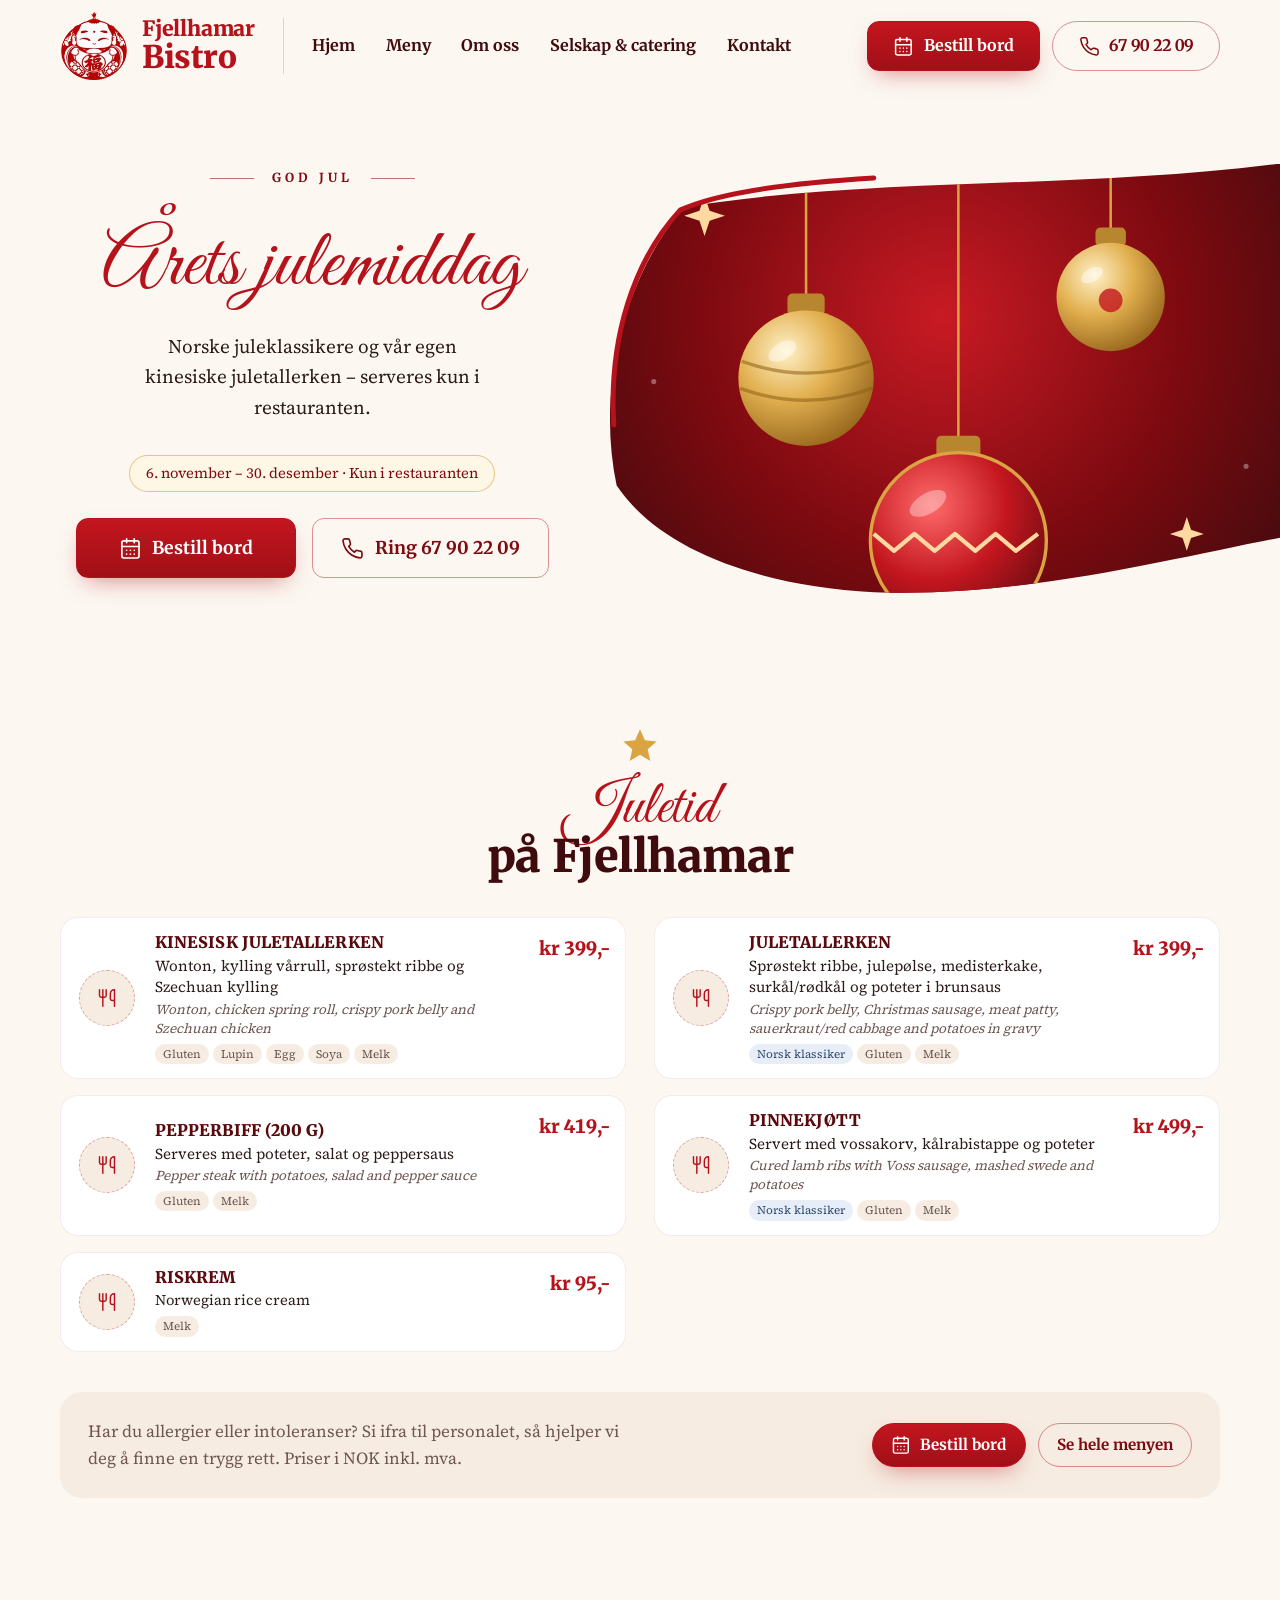
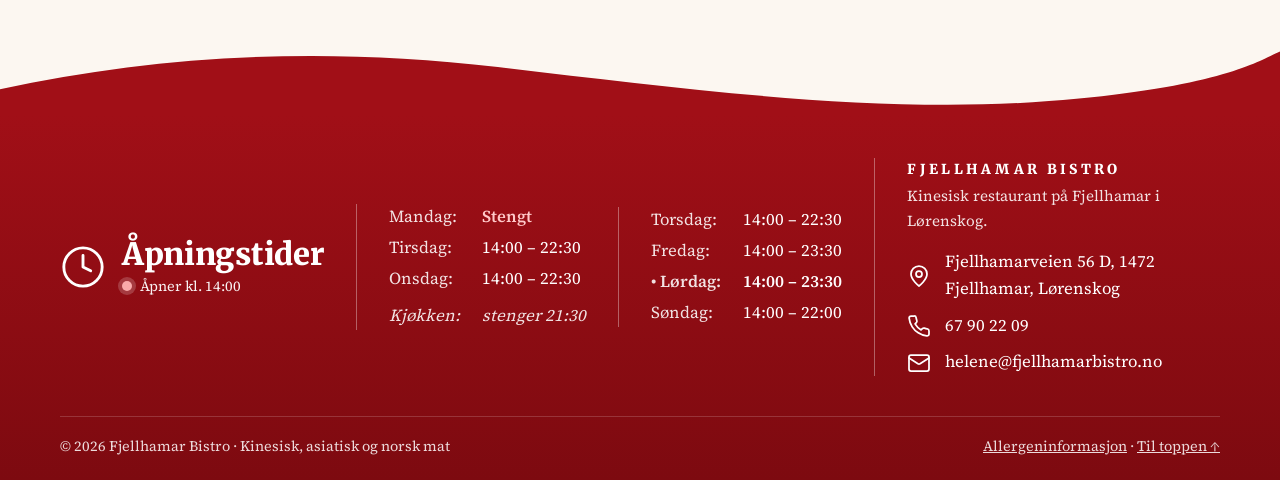
<file: julemeny.html>
<!doctype html>
<html lang="nb" class="no-js">
<head>
<meta charset="utf-8">
<meta name="viewport" content="width=device-width, initial-scale=1">
<title>Julemeny – Fjellhamar Bistro, Lørenskog</title>
<meta name="description" content="Julemeny hos Fjellhamar Bistro på Fjellhamar i Lørenskog: pinnekjøtt, juletallerken, kinesisk juletallerken, pepperbiff og riskrem. Bestill bord på 67 90 22 09.">
<meta name="theme-color" content="#b5121b">
<meta property="og:title" content="Julemeny – Fjellhamar Bistro">
<meta property="og:description" content="Norske juleklassikere og vår egen kinesiske juletallerken – serveres i restauranten.">
<meta property="og:image" content="assets/img/hero-dishes-1600.webp">
<link rel="icon" href="assets/logo/favicon-64.png" type="image/png">
<link rel="apple-touch-icon" href="assets/logo/apple-touch-icon.png">
<link rel="preload" as="font" type="font/woff2" href="assets/fonts/great-vibes-400.woff2" crossorigin>
<link rel="preload" as="font" type="font/woff2" href="assets/fonts/merriweather-900.woff2" crossorigin>
<link rel="stylesheet" href="assets/css/style.css">
</head>
<body id="top">
<svg width="0" height="0" style="position:absolute" aria-hidden="true" focusable="false">
  <defs>
    <clipPath id="heroClip" clipPathUnits="objectBoundingBox">
      <path d="M0.12,0.1 C0.4,0.03 0.7,0.06 1,0 L1,0.86 C0.86,0.9 0.62,1 0.4,0.985 C0.22,0.97 0.08,0.88 0.02,0.74 C-0.01,0.52 0.03,0.26 0.12,0.1 Z"/>
    </clipPath>
  </defs>
  <symbol id="i-phone" viewBox="0 0 24 24"><path d="M22 16.92v3a2 2 0 0 1-2.18 2 19.79 19.79 0 0 1-8.63-3.07 19.5 19.5 0 0 1-6-6 19.79 19.79 0 0 1-3.07-8.67A2 2 0 0 1 4.11 2h3a2 2 0 0 1 2 1.72 12.84 12.84 0 0 0 .7 2.81 2 2 0 0 1-.45 2.11L8.09 9.91a16 16 0 0 0 6 6l1.27-1.27a2 2 0 0 1 2.11-.45 12.84 12.84 0 0 0 2.81.7A2 2 0 0 1 22 16.92z"/></symbol>
  <symbol id="i-cal" viewBox="0 0 24 24"><rect x="3" y="4" width="18" height="18" rx="2"/><path d="M16 2v4M8 2v4M3 10h18M8 14h.01M12 14h.01M16 14h.01M8 18h.01M12 18h.01M16 18h.01"/></symbol>
  <symbol id="i-clock" viewBox="0 0 24 24"><circle cx="12" cy="12" r="10"/><path d="M12 6v6l4 2"/></symbol>
  <symbol id="i-pin" viewBox="0 0 24 24"><path d="M20 10c0 6-8 12-8 12s-8-6-8-12a8 8 0 0 1 16 0Z"/><circle cx="12" cy="10" r="3"/></symbol>
  <symbol id="i-scooter" viewBox="0 0 24 24"><rect x="2.5" y="5" width="7.5" height="6" rx="1.2"/><path d="M6.25 5v6"/><circle cx="6" cy="17.5" r="2.5"/><circle cx="18.5" cy="17.5" r="2.5"/><path d="M8.5 17.5h5.5l2.4-7.5"/><path d="M2.5 14h11"/><path d="M14.5 4.5h2.5l1.5 10.5"/></symbol>
  <symbol id="i-external" viewBox="0 0 24 24"><path d="M14 4h6v6M20 4l-9 9M18 14v5a1 1 0 0 1-1 1H5a1 1 0 0 1-1-1V7a1 1 0 0 1 1-1h5"/></symbol>
  <symbol id="i-mail" viewBox="0 0 24 24"><rect x="2" y="4" width="20" height="16" rx="2"/><path d="m22 7-8.97 5.7a1.94 1.94 0 0 1-2.06 0L2 7"/></symbol>
  <symbol id="i-utensils" viewBox="0 0 24 24"><path d="M3 2v7c0 1.1.9 2 2 2h4a2 2 0 0 0 2-2V2M7 2v20M21 15V2a5 5 0 0 0-5 5v6c0 1.1.9 2 2 2h3Zm0 0v7"/></symbol>
  <symbol id="i-chef" viewBox="0 0 24 24"><path d="M17 21a1 1 0 0 0 1-1v-5.35c0-.46.32-.84.73-1.04a4 4 0 0 0-2.14-7.59 5 5 0 0 0-9.18 0 4 4 0 0 0-2.14 7.59c.41.2.73.58.73 1.04V20a1 1 0 0 0 1 1Z"/><path d="M6 17h12"/></symbol>
  <symbol id="i-users" viewBox="0 0 24 24"><path d="M16 21v-2a4 4 0 0 0-4-4H6a4 4 0 0 0-4 4v2"/><circle cx="9" cy="7" r="4"/><path d="M22 21v-2a4 4 0 0 0-3-3.87M16 3.13a4 4 0 0 1 0 7.75"/></symbol>
  <symbol id="i-cloche" viewBox="0 0 24 24"><path d="M3 20a1 1 0 0 1-1-1v-1a2 2 0 0 1 2-2h16a2 2 0 0 1 2 2v1a1 1 0 0 1-1 1Z"/><path d="M20 16a8 8 0 1 0-16 0M12 4v4M10 4h4"/></symbol>
  <symbol id="i-bowl" viewBox="0 0 24 24"><path d="M3 12h18a9 9 0 0 1-18 0Z"/><path d="M8 8c0-1 1-1.5 1-2.5S8 4 8 3M12 8c0-1 1-1.5 1-2.5S12 4 12 3M16 8c0-1 1-1.5 1-2.5S16 4 16 3"/></symbol>
  <symbol id="i-soup" viewBox="0 0 24 24"><path d="M3 11h18a9 9 0 0 1-18 0Z"/><path d="M7 21h10M19.5 11 22 5"/></symbol>
  <symbol id="i-ice" viewBox="0 0 24 24"><path d="m7 11 4.08 10.35a1 1 0 0 0 1.84 0L17 11M17 7A5 5 0 0 0 7 7M17 7a2 2 0 0 1 0 4H7a2 2 0 0 1 0-4"/></symbol>
  <symbol id="i-roll" viewBox="0 0 24 24"><path d="M4 17 15 6a3 3 0 0 1 4.24 4.24L8.24 21.24A3 3 0 0 1 4 17Z"/><path d="M9 12l3 3M12 9l3 3M15.5 6.5a3 3 0 0 0 2 2"/></symbol>
  <symbol id="i-dumpling" viewBox="0 0 24 24"><path d="M3 15c0-4.4 4-7.5 9-7.5s9 3.1 9 7.5c0 1.7-1.2 3-3 3H6c-1.8 0-3-1.3-3-3Z"/><path d="M7 9.2 8 11.5M10.5 8v2.6M14 8.1l-.6 2.5M17.5 9.4l-1.3 2"/></symbol>
  <symbol id="i-plate" viewBox="0 0 24 24"><path d="M2 18h20M4 18c0-4.4 3.6-8 8-8s8 3.6 8 8M12 10V8"/><path d="M8 5c0-1 .8-1.2.8-2M12 5c0-1 .8-1.2.8-2M16 5c0-1 .8-1.2.8-2"/></symbol>
  <symbol id="i-cake" viewBox="0 0 24 24"><path d="M20 21v-8a2 2 0 0 0-2-2H6a2 2 0 0 0-2 2v8M4 16s.5-1 2-1 2.5 2 4 2 2.5-2 4-2 2.5 2 4 2 2-1 2-1M2 21h20M7 8v3M12 8v3M17 8v3M7 4h.01M12 4h.01M17 4h.01"/></symbol>
  <symbol id="i-gift" viewBox="0 0 24 24"><rect x="3" y="8" width="18" height="4" rx="1"/><path d="M12 8v13M19 12v7a2 2 0 0 1-2 2H7a2 2 0 0 1-2-2v-7M7.5 8a2.5 2.5 0 0 1 0-5C10 3 12 8 12 8s2-5 4.5-5a2.5 2.5 0 0 1 0 5"/></symbol>
  <symbol id="i-briefcase" viewBox="0 0 24 24"><path d="M16 20V4a2 2 0 0 0-2-2h-4a2 2 0 0 0-2 2v16"/><rect x="2" y="6" width="20" height="14" rx="2"/></symbol>
  <symbol id="i-heart" viewBox="0 0 24 24"><path d="M19 14c1.49-1.46 3-3.21 3-5.5A5.5 5.5 0 0 0 16.5 3c-1.76 0-3 .5-4.5 2-1.5-1.5-2.74-2-4.5-2A5.5 5.5 0 0 0 2 8.5c0 2.3 1.5 4.05 3 5.5l7 7Z"/></symbol>
  <symbol id="i-truck" viewBox="0 0 24 24"><path d="M14 18V6a2 2 0 0 0-2-2H4a2 2 0 0 0-2 2v11a1 1 0 0 0 1 1h2M15 18H9M19 18h2a1 1 0 0 0 1-1v-3.65a1 1 0 0 0-.22-.62l-3.48-4.35A1 1 0 0 0 17.52 8H14"/><circle cx="17" cy="18" r="2"/><circle cx="7" cy="18" r="2"/></symbol>
  <symbol id="i-arrow" viewBox="0 0 24 24"><path d="M5 12h14M12 5l7 7-7 7"/></symbol>
  <symbol id="i-arrow-c" viewBox="0 0 24 24"><circle cx="12" cy="12" r="10"/><path d="M8 12h8M12 8l4 4-4 4"/></symbol>
  <symbol id="i-menu" viewBox="0 0 24 24"><path d="M4 6h16M4 12h16M4 18h16"/></symbol>
  <symbol id="i-close" viewBox="0 0 24 24"><path d="M18 6 6 18M6 6l12 12"/></symbol>
  <symbol id="i-flame" viewBox="0 0 24 24"><path d="M8.5 14.5A2.5 2.5 0 0 0 11 12c0-1.38-.5-2-1-3-1.07-2.14-.22-4.05 2-6 .5 2.5 2 4.9 4 6.5 2 1.6 3 3.5 3 5.5a7 7 0 1 1-14 0c0-1.15.43-2.29 1-3a2.5 2.5 0 0 0 2.5 2.5Z"/></symbol>
  <symbol id="i-leaf" viewBox="0 0 24 24"><path d="M11 20A7 7 0 0 1 9.8 6.1C15.5 5 17 4.48 19 2c1 2 2 4.18 2 8 0 5.5-4.78 10-10 10Z"/><path d="M2 21c0-3 1.85-5.36 5.08-6C9.5 14.52 12 13 13 12"/></symbol>
  <symbol id="i-pagoda" viewBox="0 0 24 24"><path d="M12 1.5V4M4 8.5c3-.6 5-2.4 5.6-4.5h4.8c.6 2.1 2.6 3.9 5.6 4.5M6 8.5v3.2M18 8.5v3.2M3 14c3-.5 4.6-1.6 5.2-2.3h7.6c.6.7 2.2 1.8 5.2 2.3M6.5 14v8M17.5 14v8M4 22h16M10.5 22v-4h3v4"/></symbol>
  <symbol id="i-glass" viewBox="0 0 24 24"><path d="M7 3h10l-.6 5.2A4.4 4.4 0 0 1 12 12.1a4.4 4.4 0 0 1-4.4-3.9Z"/><path d="M7.4 7h9.2M12 12.1V20M8 21h8"/></symbol>
</svg>

<a class="skip-link" href="#main">Hopp til innhold</a>
<header class="site-header">
  <div class="wrap header-inner">
    <a class="brand" href="index.html" aria-label="Fjellhamar Bistro – til forsiden">
      <img class="brand-mark" src="assets/logo/logo-128.webp" srcset="assets/logo/logo-128.webp 1x, assets/logo/logo-256.webp 2x" alt="" width="128" height="128">
      <span class="brand-name"><span>Fjellhamar</span><span>Bistro</span></span>
    </a>
    <span class="header-divider" aria-hidden="true"></span>
    <nav class="main-nav" id="main-nav" aria-label="Hovedmeny">
      <ul>
        <li><a href="index.html" >Hjem</a></li>
        <li><a href="meny.html" >Meny</a></li>
        <li><a href="index.html#om-oss">Om oss</a></li>
        <li><a href="index.html#selskap">Selskap &amp; catering</a></li>
        <li><a href="index.html#kontakt">Kontakt</a></li>
      </ul>
      <div class="mobile-nav-cta">
        <a class="btn btn--primary" href="index.html#bestill"><svg class="icon"><use href="#i-cal"/></svg>Bestill bord</a>
        <a class="btn btn--ghost" href="tel:+4767902209"><svg class="icon"><use href="#i-phone"/></svg>67 90 22 09</a>
      </div>
    </nav>
    <div class="header-actions">
      <a class="btn btn--primary btn-book-desktop" href="index.html#bestill"><svg class="icon"><use href="#i-cal"/></svg>Bestill bord</a>
      <a class="btn btn--ghost btn--pill phone-btn" href="tel:+4767902209"><svg class="icon"><use href="#i-phone"/></svg>67 90 22 09</a>
      <button class="nav-toggle" type="button" aria-controls="main-nav" aria-expanded="false" aria-label="Åpne meny">
        <svg class="icon"><use href="#i-menu"/></svg>
      </button>
    </div>
  </div>
</header>


<main id="main">
  <!-- Innholdet (tekster, retter, bilde) kommer fra admin → Meny → ★ Julemeny (assets/js/season.js) -->
  <section class="hero menu-hero xmas-hero" aria-labelledby="xmas-title">
    <div class="wrap hero-grid">
      <div class="hero-copy">
        <span class="eyebrow hero-in" data-x-script>God jul</span>
        <h1 class="hero-title" id="xmas-title"><span class="script hero-in hero-in-d1" data-x-title>Julemeny</span></h1>
        <p class="hero-lead hero-in hero-in-d2" data-x-sub>Norske juleklassikere og vår egen kinesiske juletallerken.</p>
        <p class="season-pill hero-in hero-in-d2" data-x-meta hidden></p>
        <div class="hero-cta hero-in hero-in-d3">
          <a class="btn btn--primary" href="index.html#bestill"><svg class="icon"><use href="#i-cal"/></svg>Bestill bord</a>
          <a class="btn btn--ghost" href="tel:+4767902209"><svg class="icon"><use href="#i-phone"/></svg>Ring 67 90 22 09</a>
        </div>
      </div>
      <div class="hero-media">
        <div class="shape" data-x-media></div>
        <svg class="swoosh" viewBox="0 0 100 100" preserveAspectRatio="none" aria-hidden="true">
          <path d="M40 3.2C27 4.4 17 6.6 11.4 10.6 4.6 22 0.8 40 1.6 60" fill="none" stroke="#b5121b" stroke-width="5" stroke-linecap="round" vector-effect="non-scaling-stroke"/>
        </svg>
      </div>
    </div>
  </section>

  <section class="menu-section" aria-labelledby="xmas-list-title">
    <div class="wrap">
      <div class="section-head">
        <svg class="ornament ornament--star" viewBox="0 0 24 24" aria-hidden="true"><path d="M12 2l2.9 6.6 7.1.7-5.4 4.7 1.6 7L12 17.3 5.8 21l1.6-7L2 9.3l7.1-.7z"/></svg>
        <h2 id="xmas-list-title"><span class="script">Juletid</span>på Fjellhamar</h2>
      </div>
      <ul class="menu-list" data-x-items></ul>
      <p class="xmas-empty" data-x-empty hidden>Julemenyen er ikke tilgjengelig akkurat nå. <a href="meny.html">Se hele menyen</a>.</p>
      <div class="xmas-foot">
        <p>Har du allergier eller intoleranser? Si ifra til personalet, så hjelper vi deg å finne en trygg rett. Priser i NOK inkl. mva.</p>
        <div class="actions">
          <a class="btn btn--primary btn--pill btn--sm" href="index.html#bestill"><svg class="icon"><use href="#i-cal"/></svg>Bestill bord</a>
          <a class="btn btn--ghost btn--pill btn--sm" href="meny.html">Se hele menyen</a>
        </div>
      </div>
    </div>
  </section>
  <div style="height:clamp(80px,10vw,140px)"></div>
</main>

<footer class="hours-band" id="apningstider">
  <svg class="wave" viewBox="0 0 1440 90" preserveAspectRatio="none" aria-hidden="true"><path fill="currentColor" d="M0 60C180 20 360 10 560 34s420 56 620 40 240-50 260-58v74H0Z"/></svg>
  <div class="wrap">
    <div class="hours-grid">
      <div class="hours-title">
        <svg class="icon" aria-hidden="true"><use href="#i-clock"/></svg>
        <div>
          <h2>Åpningstider</h2>
          <div class="now" data-open-status><span class="status-dot"></span><span>Sjekker …</span></div>
        </div>
      </div>
      <dl class="hours-list">
        <dt data-day="1">Mandag:</dt><dd data-day="1" class="closed">Stengt</dd>
        <dt data-day="2">Tirsdag:</dt><dd data-day="2">14:00 – 22:30</dd>
        <dt data-day="3">Onsdag:</dt><dd data-day="3">14:00 – 22:30</dd>
        <dt class="kitchen">Kjøkken:</dt><dd class="kitchen">stenger 21:30</dd>
      </dl>
      <dl class="hours-list">
        <dt data-day="4">Torsdag:</dt><dd data-day="4">14:00 – 22:30</dd>
        <dt data-day="5">Fredag:</dt><dd data-day="5">14:00 – 23:30</dd>
        <dt data-day="6">Lørdag:</dt><dd data-day="6">14:00 – 23:30</dd>
        <dt data-day="0">Søndag:</dt><dd data-day="0">14:00 – 22:00</dd>
      </dl>
      <address class="footer-contact" style="font-style:normal">
        <p class="footer-name">Fjellhamar Bistro</p>
        <p class="footer-tagline">Kinesisk restaurant på Fjellhamar i Lørenskog.</p>
        <a href="https://www.google.com/maps/search/?api=1&amp;query=Fjellhamarveien+56+D,+1472+Fjellhamar" target="_blank" rel="noopener"><svg class="icon" aria-hidden="true"><use href="#i-pin"/></svg>Fjellhamarveien 56 D, 1472 Fjellhamar, Lørenskog</a>
        <a href="tel:+4767902209"><svg class="icon" aria-hidden="true"><use href="#i-phone"/></svg>67 90 22 09</a>
        <a href="mailto:helene@fjellhamarbistro.no"><svg class="icon" aria-hidden="true"><use href="#i-mail"/></svg>helene@fjellhamarbistro.no</a>
      </address>
    </div>
    <div class="footer-bottom">
      <span>© <span data-year>2026</span> Fjellhamar Bistro · Kinesisk, asiatisk og norsk mat</span>
      <span><a href="meny.html#allergener">Allergeninformasjon</a> · <a href="#top">Til toppen ↑</a></span>
    </div>
  </div>
</footer>

<template id="tpl-season-art"><svg viewBox="0 0 400 500" preserveAspectRatio="xMidYMid slice" aria-hidden="true"><defs><radialGradient id="sg-gold" cx=".35" cy=".3" r=".8"><stop offset="0" stop-color="#fff1c9"/><stop offset=".45" stop-color="#e2b04f"/><stop offset="1" stop-color="#8f5f17"/></radialGradient><radialGradient id="sg-red" cx=".35" cy=".3" r=".85"><stop offset="0" stop-color="#ff6b6b"/><stop offset=".5" stop-color="#c3161f"/><stop offset="1" stop-color="#5a0a0e"/></radialGradient></defs><g fill="#fff" opacity=".35"><circle cx="40" cy="60" r="2"/><circle cx="360" cy="40" r="2.5"/><circle cx="70" cy="380" r="2"/><circle cx="340" cy="420" r="2"/><circle cx="30" cy="250" r="1.5"/><circle cx="380" cy="300" r="1.5"/><circle cx="160" cy="470" r="2"/><circle cx="260" cy="90" r="1.5"/></g><g stroke="#d9a441" stroke-width="1.5"><path d="M120 0v206M210 0v290M300 0v168"/></g><g transform="translate(120 248)"><rect x="-11" y="-50" width="22" height="13" rx="3" fill="#b8862f"/><circle r="40" fill="url(#sg-gold)"/><path d="M-38-10q38 14 76 0M-39 6q39 14 78 0" fill="none" stroke="#8f5f17" stroke-width="2" opacity=".55"/><ellipse cx="-14" cy="-16" rx="9" ry="5" fill="#fff" opacity=".45" transform="rotate(-30 -14 -16)"/></g><g transform="translate(210 344)"><rect x="-13" y="-62" width="26" height="15" rx="3" fill="#b8862f"/><circle r="52" fill="url(#sg-red)" stroke="#d9a441" stroke-width="2"/><path d="M-50-4l12 10 12-10 12 10 12-10 12 10 12-10 12 10 13-10" fill="none" stroke="#ffd9a0" stroke-width="2.5" stroke-linejoin="round"/><ellipse cx="-18" cy="-22" rx="12" ry="6" fill="#fff" opacity=".35" transform="rotate(-30 -18 -22)"/></g><g transform="translate(300 200)"><rect x="-9" y="-41" width="18" height="11" rx="3" fill="#b8862f"/><circle r="32" fill="url(#sg-gold)"/><circle r="7" cy="2" fill="#c3161f" opacity=".8"/><ellipse cx="-11" cy="-13" rx="7" ry="4" fill="#fff" opacity=".45" transform="rotate(-30 -11 -13)"/></g><g fill="#ffd9a0"><path d="M60 140l3 9 9 3-9 3-3 9-3-9-9-3 9-3z"/><path d="M345 330l2.5 7.5 7.5 2.5-7.5 2.5-2.5 7.5-2.5-7.5-7.5-2.5 7.5-2.5z"/><path d="M95 440l2 6 6 2-6 2-2 6-2-6-6-2 6-2z"/><path d="M262 450l2 6 6 2-6 2-2 6-2-6-6-2 6-2z" opacity=".7"/></g></svg></template>


<script src="assets/js/site-data.js"></script>
<script src="assets/js/menu-data.js"></script>
<script src="assets/js/main.js"></script>
<script src="assets/js/season.js"></script>
</body>
</html>
</file>
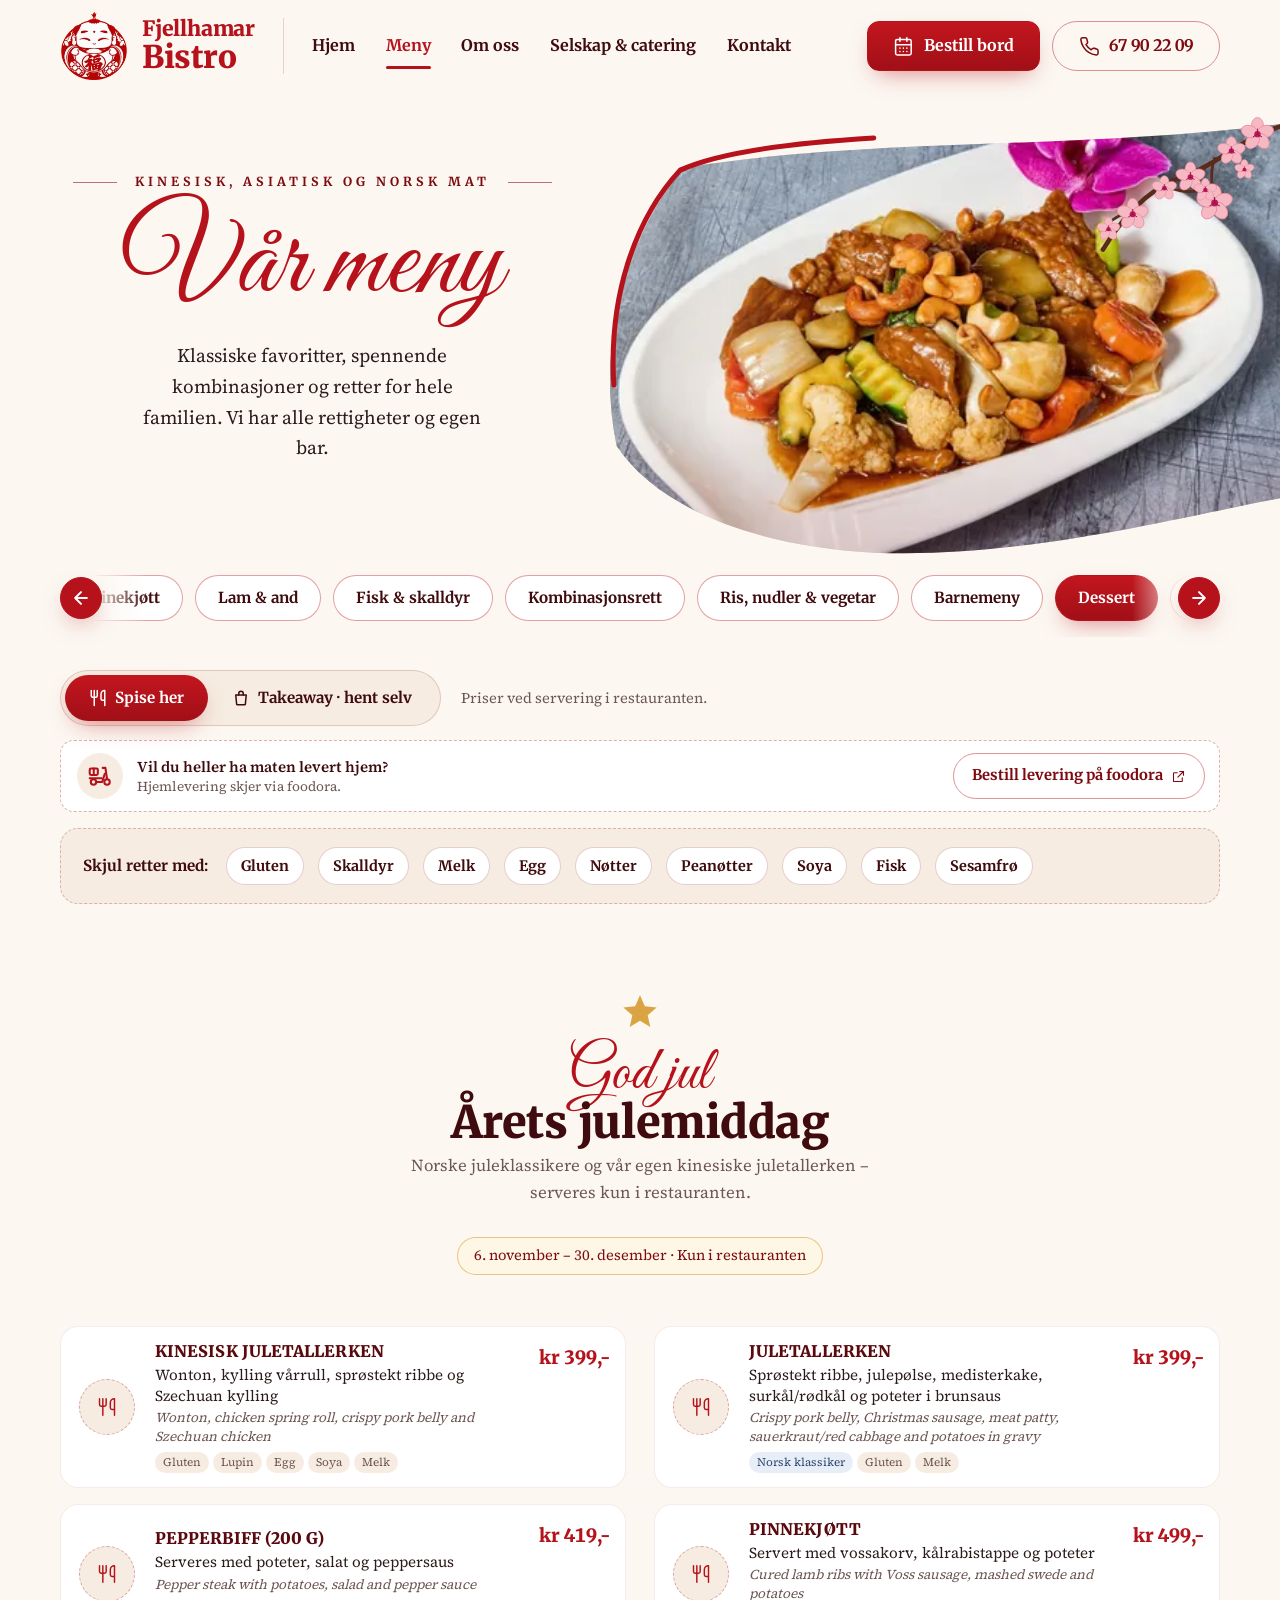
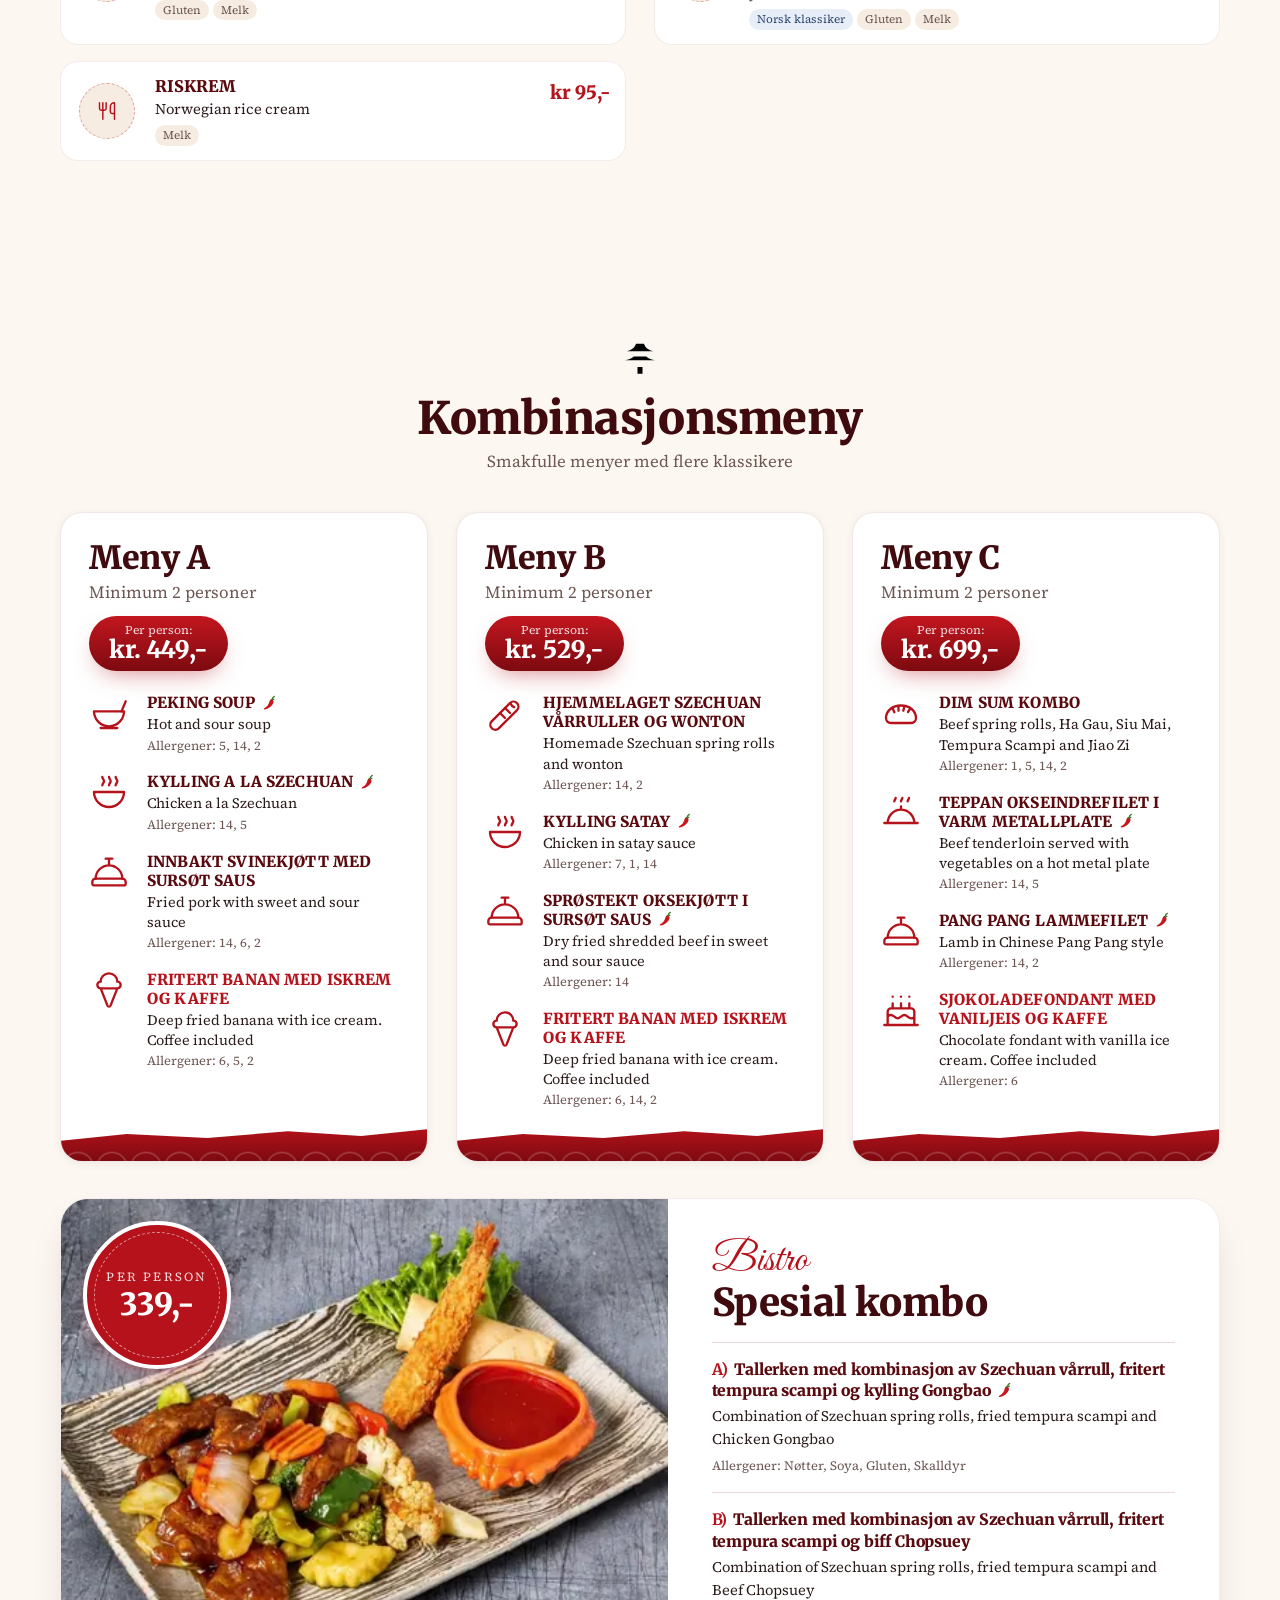
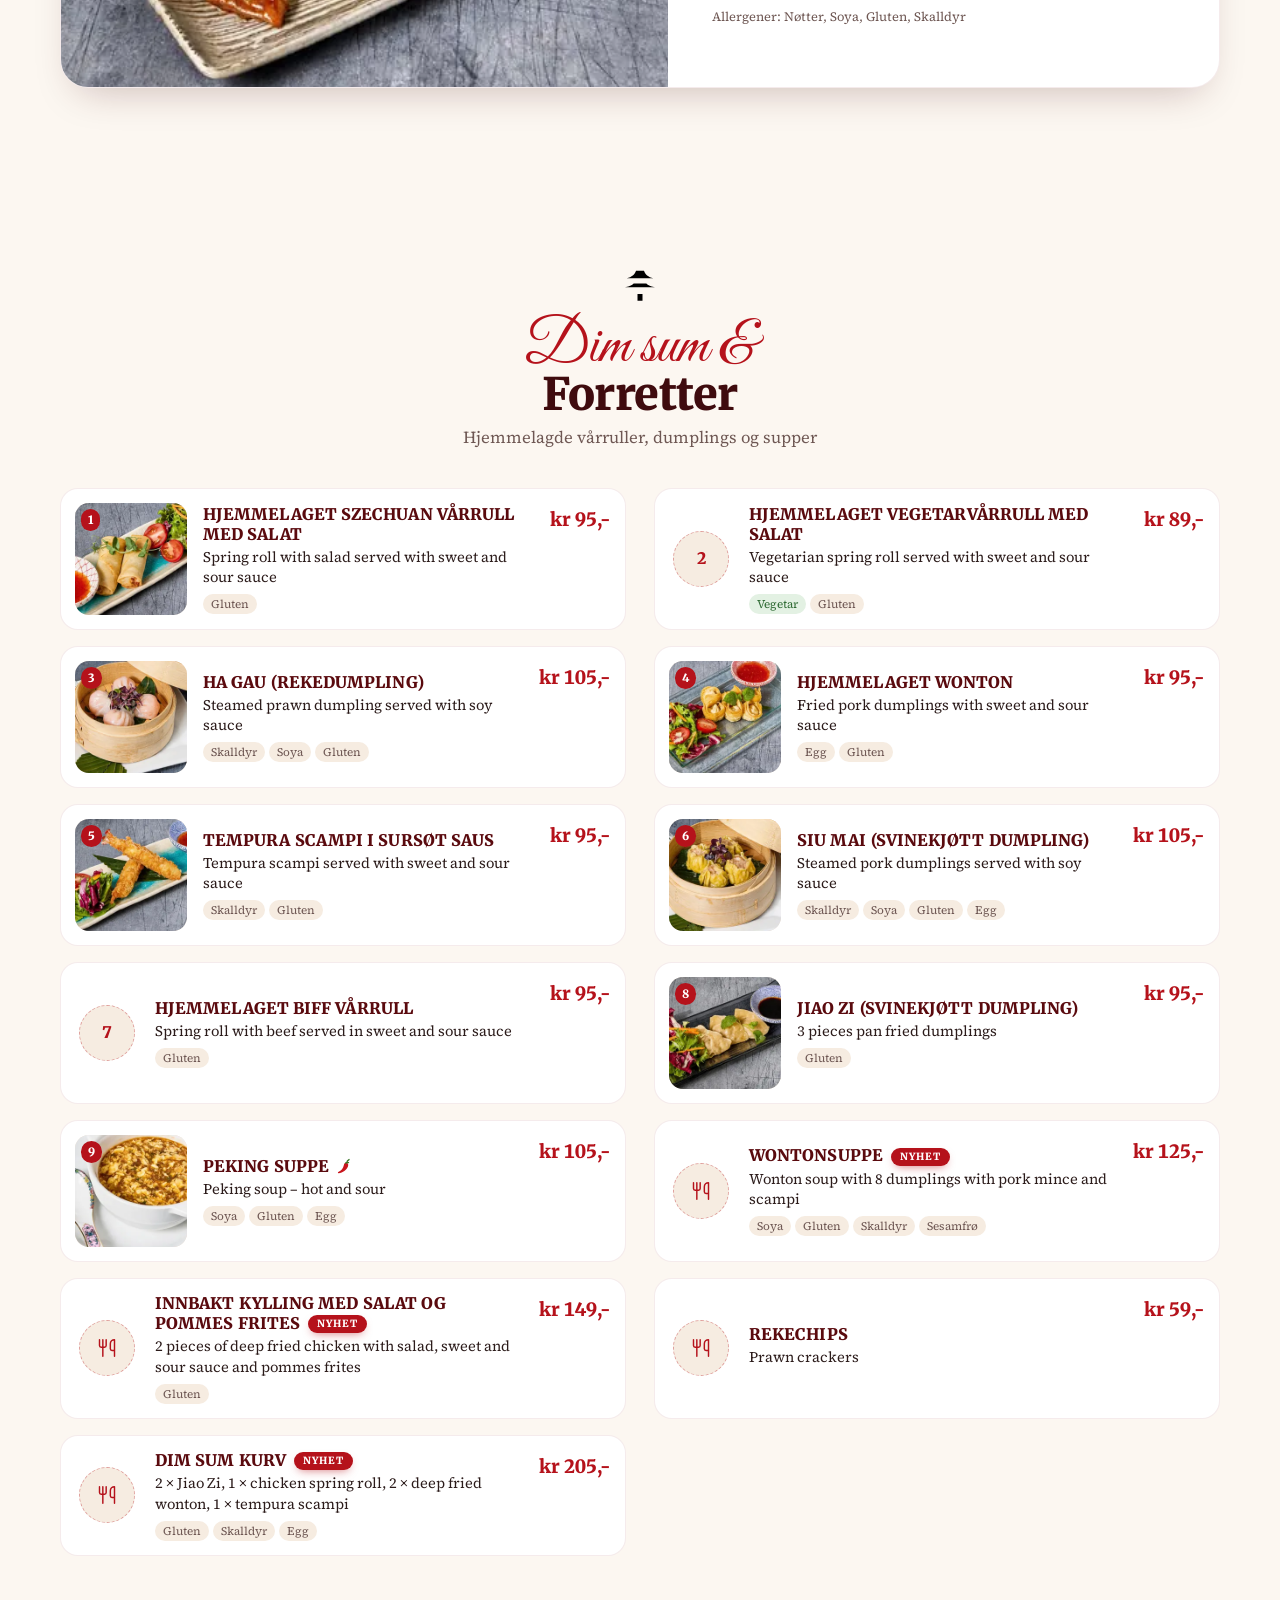
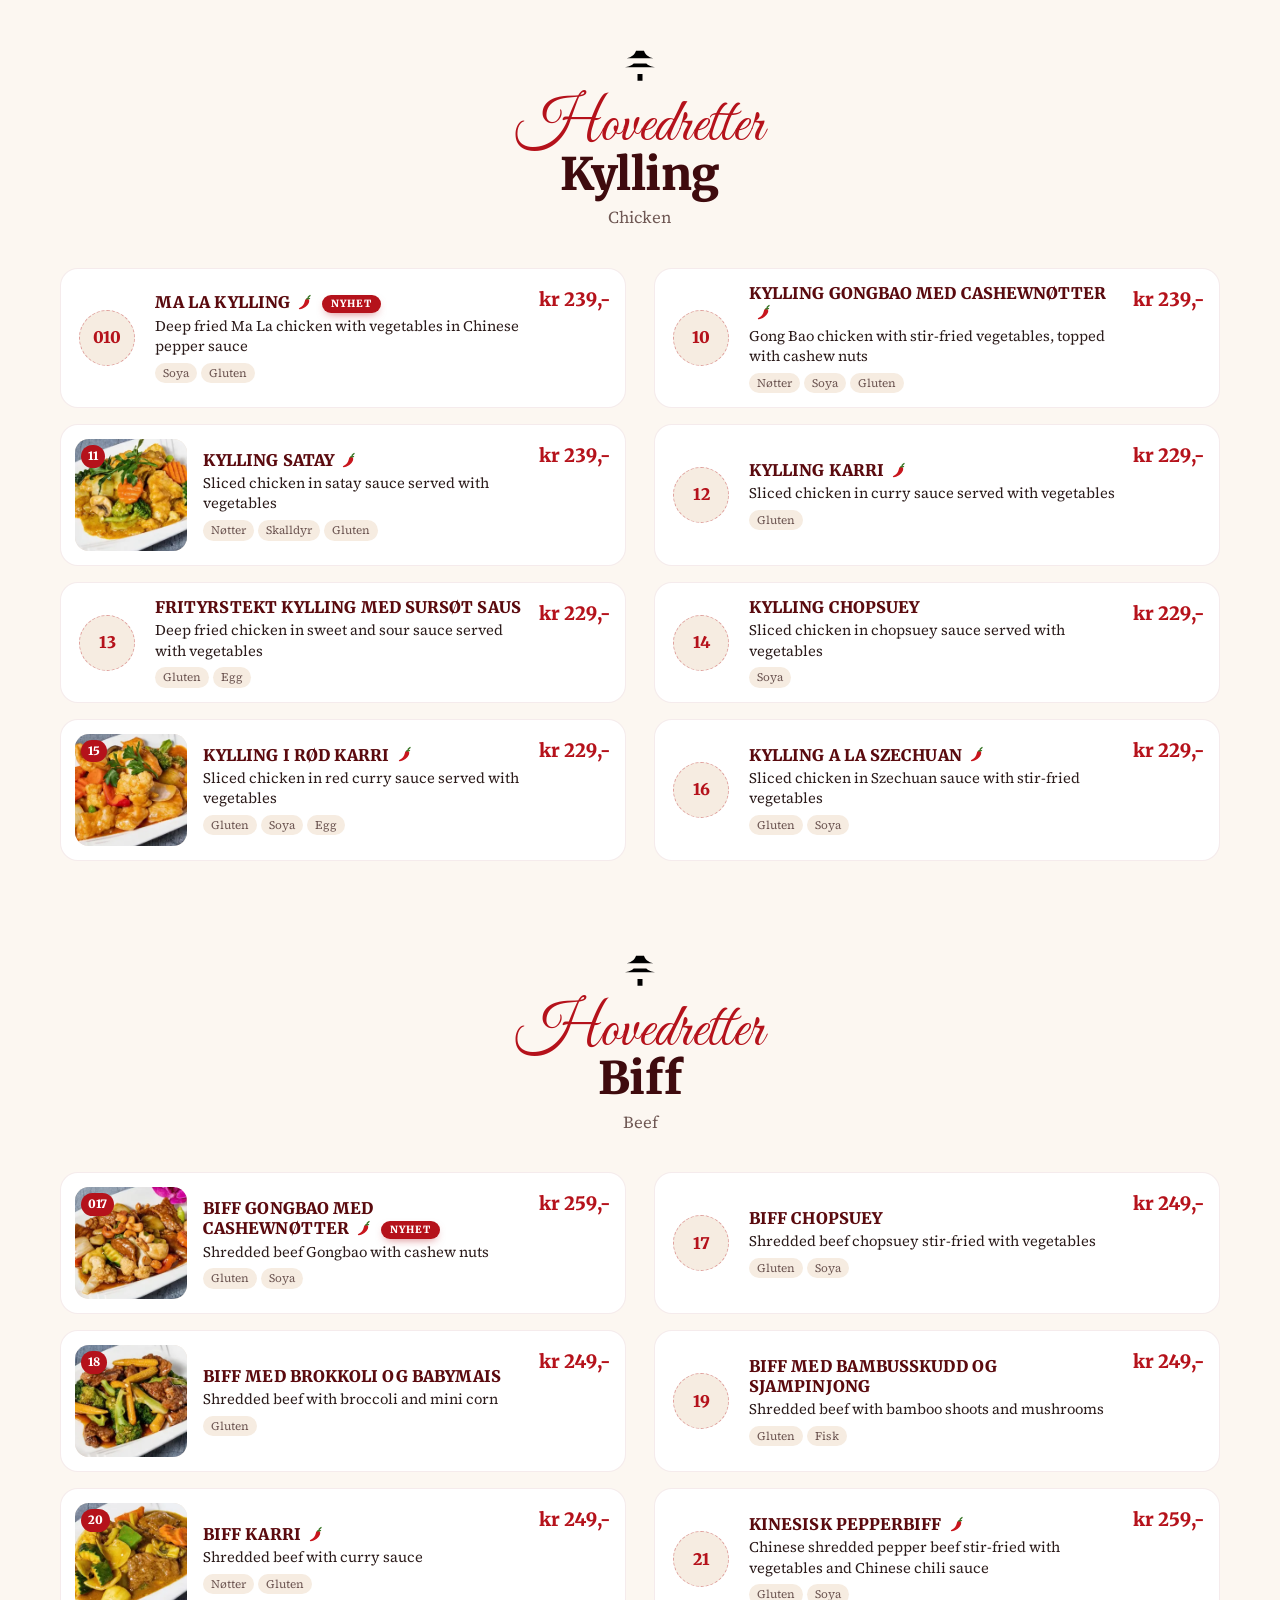
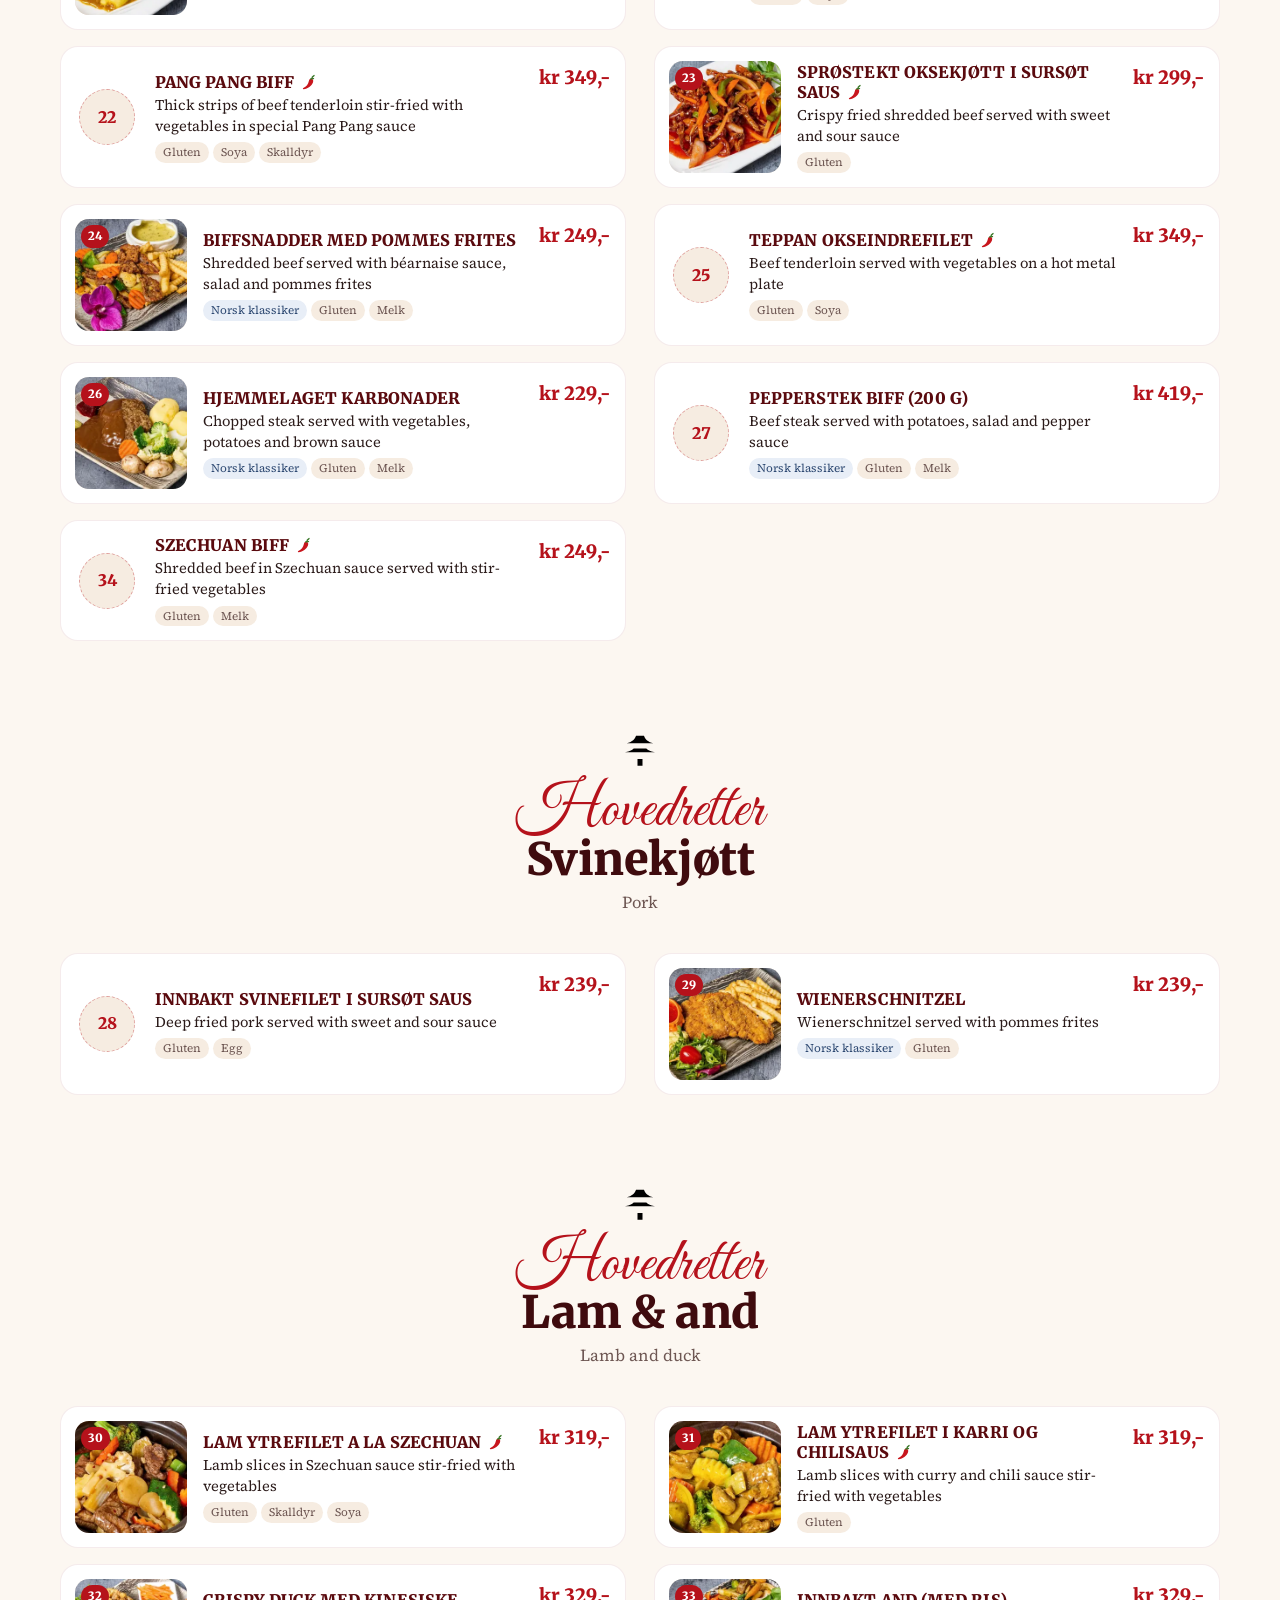
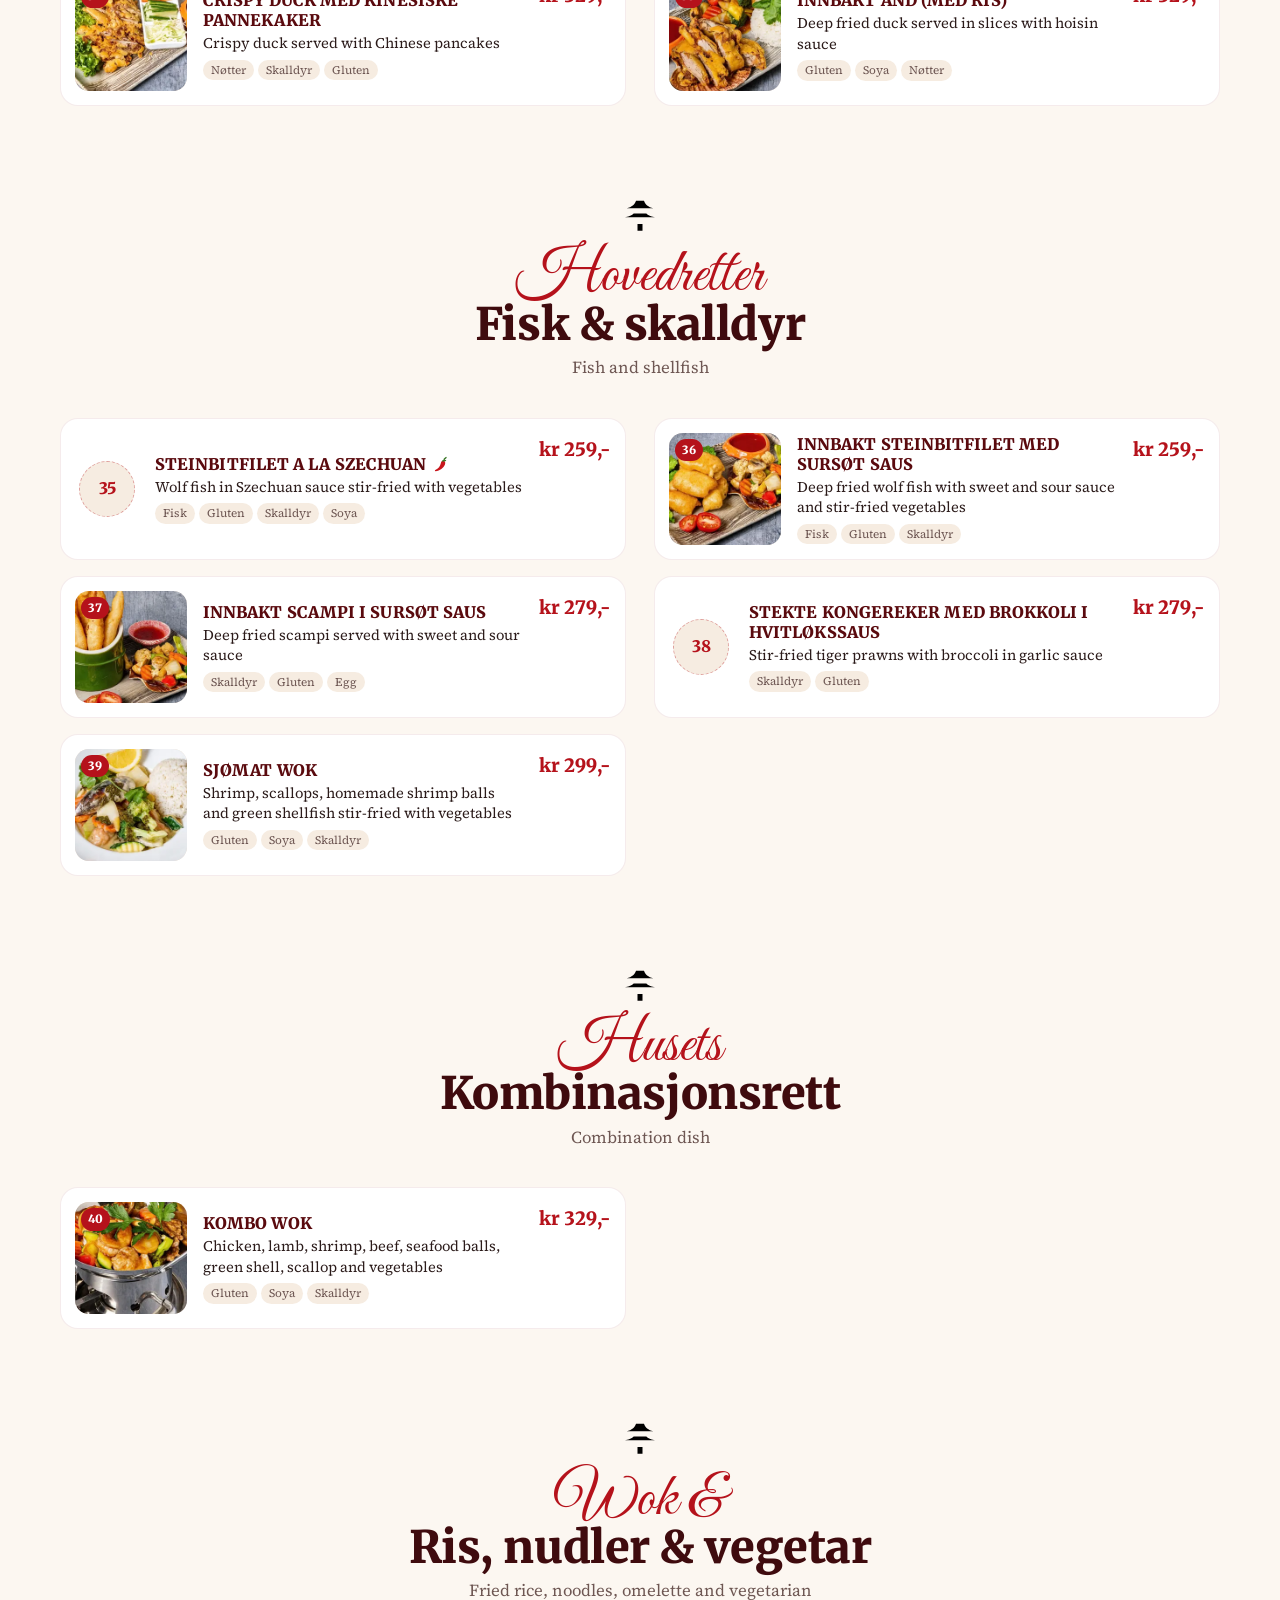
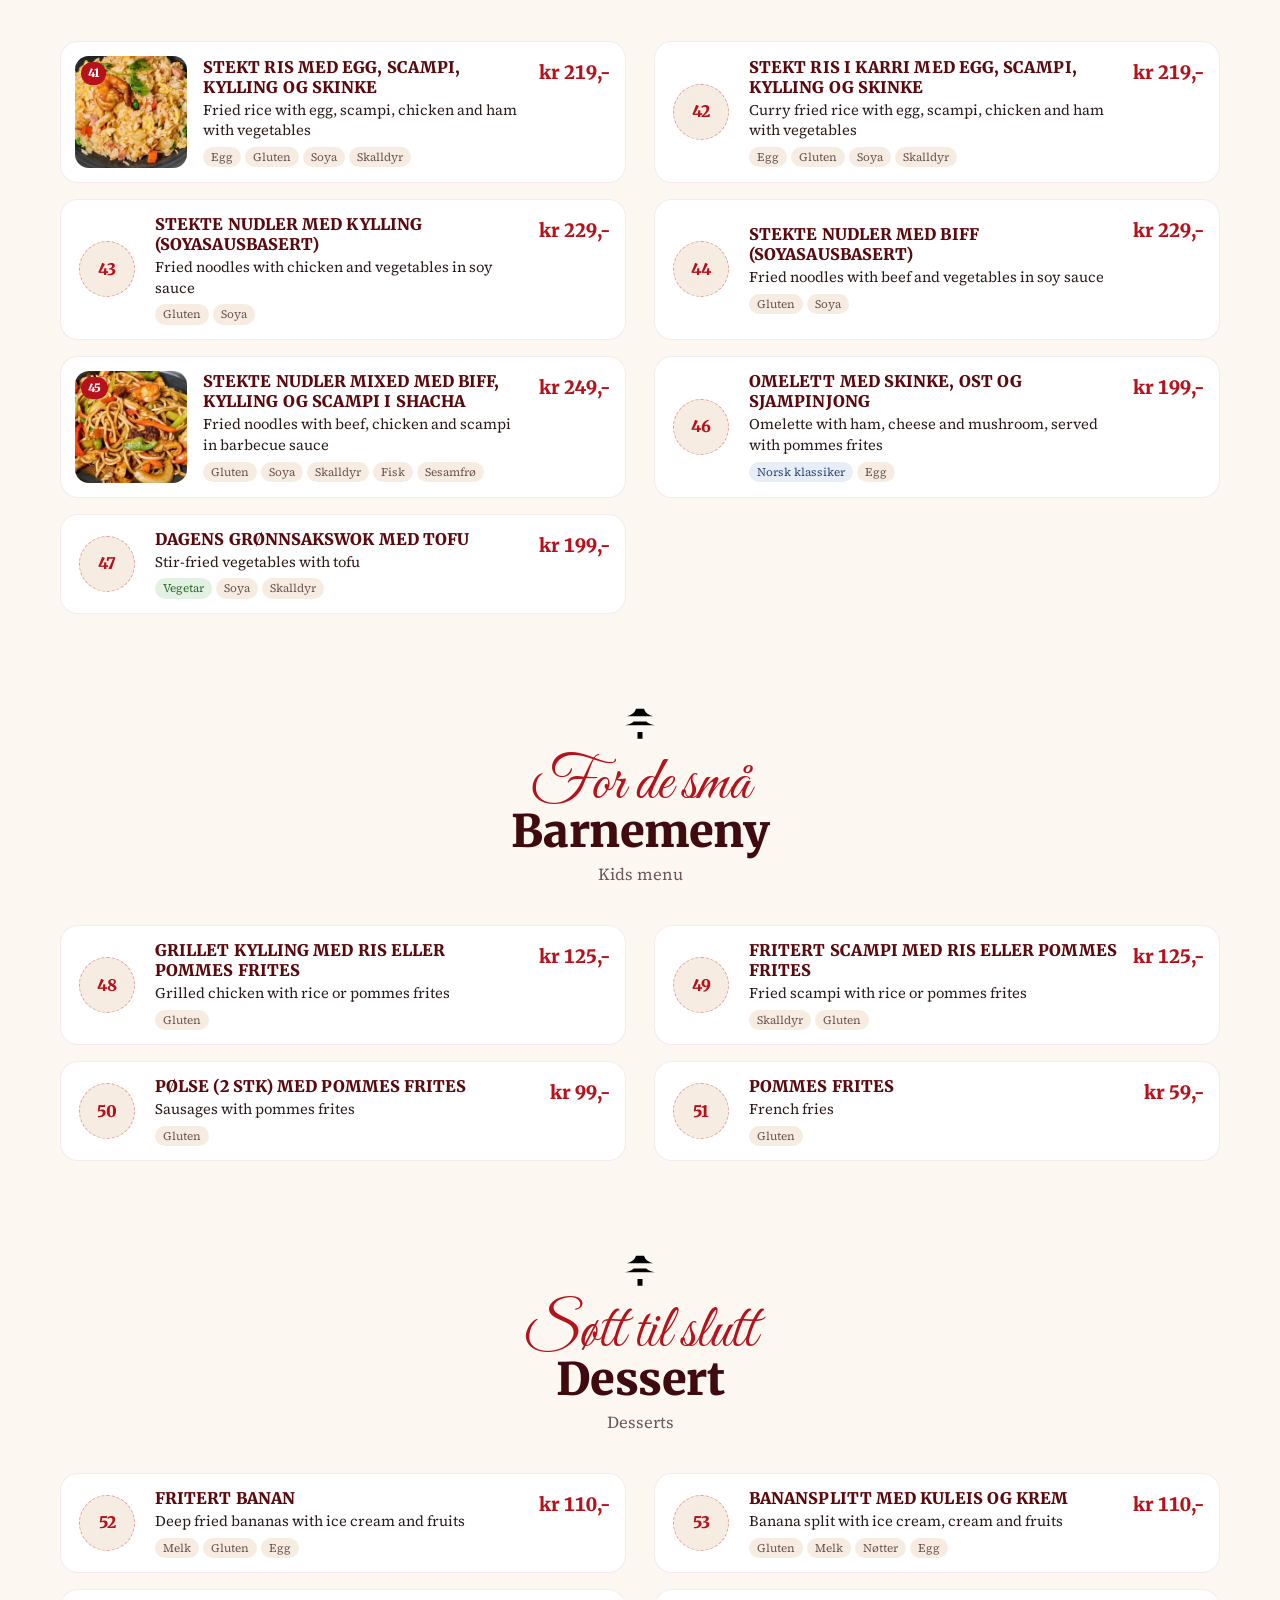
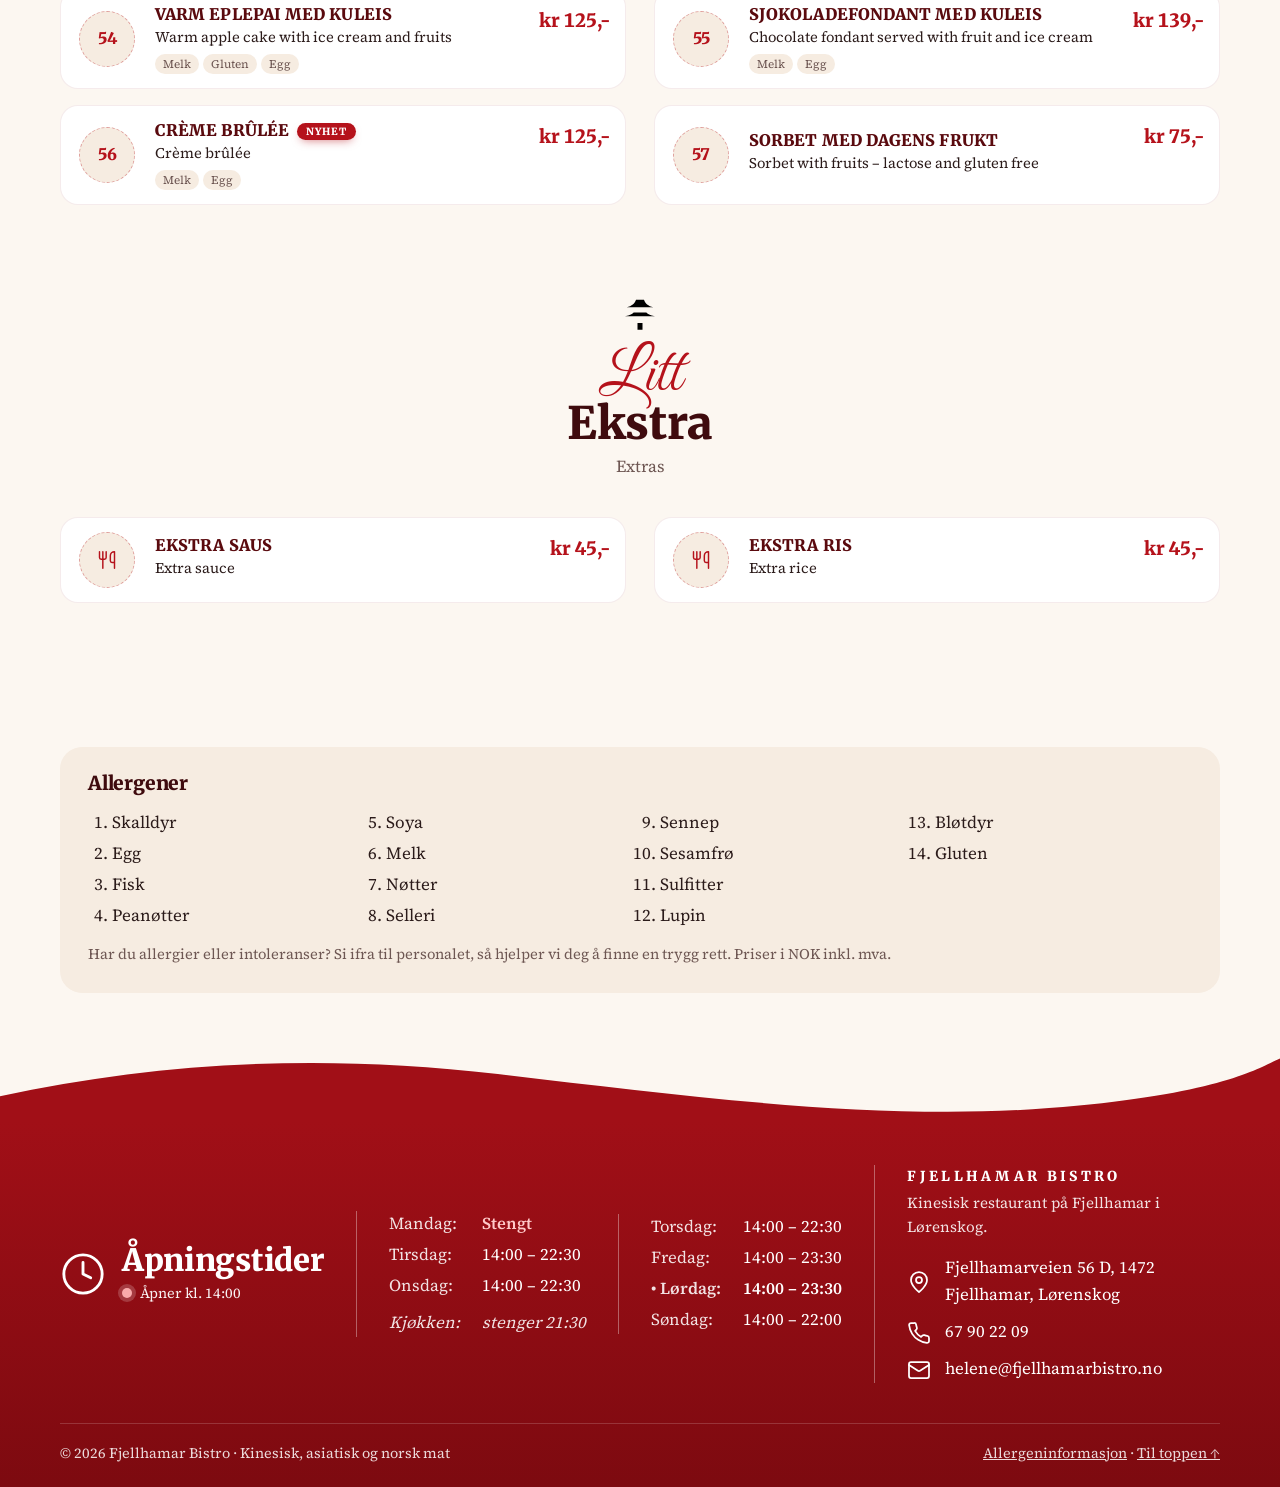
<file: meny.html>
<!doctype html>
<html lang="nb" class="no-js">
<head>
<meta charset="utf-8">
<meta name="viewport" content="width=device-width, initial-scale=1">
<title>Meny – Fjellhamar Bistro, kinesisk restaurant i Lørenskog</title>
<meta name="description" content="Se hele menyen til Fjellhamar Bistro: kombinasjonsmenyer, dim sum, kylling, biff, lam og and, sjømat, wok, barnemeny og dessert – med allergener og priser.">
<meta name="theme-color" content="#b5121b">
<meta property="og:title" content="Vår meny – Fjellhamar Bistro">
<meta property="og:image" content="assets/img/biff-gongbao-1600.webp">
<link rel="icon" href="assets/logo/favicon-64.png" type="image/png">
<link rel="apple-touch-icon" href="assets/logo/apple-touch-icon.png">
<link rel="preload" as="image" href="assets/img/biff-gongbao-800.webp" imagesrcset="assets/img/biff-gongbao-800.webp 800w, assets/img/biff-gongbao-1600.webp 1600w" imagesizes="(max-width: 900px) 100vw, 60vw" fetchpriority="high">
<link rel="preload" as="font" type="font/woff2" href="assets/fonts/great-vibes-400.woff2" crossorigin>
<link rel="preload" as="font" type="font/woff2" href="assets/fonts/merriweather-900.woff2" crossorigin>
<link rel="stylesheet" href="assets/css/style.css">
</head>
<body id="top">
<svg width="0" height="0" style="position:absolute" aria-hidden="true" focusable="false">
  <defs>
    <clipPath id="heroClip" clipPathUnits="objectBoundingBox">
      <path d="M0.12,0.1 C0.4,0.03 0.7,0.06 1,0 L1,0.86 C0.86,0.9 0.62,1 0.4,0.985 C0.22,0.97 0.08,0.88 0.02,0.74 C-0.01,0.52 0.03,0.26 0.12,0.1 Z"/>
    </clipPath>
  </defs>
  <symbol id="i-phone" viewBox="0 0 24 24"><path d="M22 16.92v3a2 2 0 0 1-2.18 2 19.79 19.79 0 0 1-8.63-3.07 19.5 19.5 0 0 1-6-6 19.79 19.79 0 0 1-3.07-8.67A2 2 0 0 1 4.11 2h3a2 2 0 0 1 2 1.72 12.84 12.84 0 0 0 .7 2.81 2 2 0 0 1-.45 2.11L8.09 9.91a16 16 0 0 0 6 6l1.27-1.27a2 2 0 0 1 2.11-.45 12.84 12.84 0 0 0 2.81.7A2 2 0 0 1 22 16.92z"/></symbol>
  <symbol id="i-cal" viewBox="0 0 24 24"><rect x="3" y="4" width="18" height="18" rx="2"/><path d="M16 2v4M8 2v4M3 10h18M8 14h.01M12 14h.01M16 14h.01M8 18h.01M12 18h.01M16 18h.01"/></symbol>
  <symbol id="i-clock" viewBox="0 0 24 24"><circle cx="12" cy="12" r="10"/><path d="M12 6v6l4 2"/></symbol>
  <symbol id="i-pin" viewBox="0 0 24 24"><path d="M20 10c0 6-8 12-8 12s-8-6-8-12a8 8 0 0 1 16 0Z"/><circle cx="12" cy="10" r="3"/></symbol>
  <symbol id="i-scooter" viewBox="0 0 24 24"><rect x="2.5" y="5" width="7.5" height="6" rx="1.2"/><path d="M6.25 5v6"/><circle cx="6" cy="17.5" r="2.5"/><circle cx="18.5" cy="17.5" r="2.5"/><path d="M8.5 17.5h5.5l2.4-7.5"/><path d="M2.5 14h11"/><path d="M14.5 4.5h2.5l1.5 10.5"/></symbol>
  <symbol id="i-external" viewBox="0 0 24 24"><path d="M14 4h6v6M20 4l-9 9M18 14v5a1 1 0 0 1-1 1H5a1 1 0 0 1-1-1V7a1 1 0 0 1 1-1h5"/></symbol>
  <symbol id="i-mail" viewBox="0 0 24 24"><rect x="2" y="4" width="20" height="16" rx="2"/><path d="m22 7-8.97 5.7a1.94 1.94 0 0 1-2.06 0L2 7"/></symbol>
  <symbol id="i-utensils" viewBox="0 0 24 24"><path d="M3 2v7c0 1.1.9 2 2 2h4a2 2 0 0 0 2-2V2M7 2v20M21 15V2a5 5 0 0 0-5 5v6c0 1.1.9 2 2 2h3Zm0 0v7"/></symbol>
  <symbol id="i-chef" viewBox="0 0 24 24"><path d="M17 21a1 1 0 0 0 1-1v-5.35c0-.46.32-.84.73-1.04a4 4 0 0 0-2.14-7.59 5 5 0 0 0-9.18 0 4 4 0 0 0-2.14 7.59c.41.2.73.58.73 1.04V20a1 1 0 0 0 1 1Z"/><path d="M6 17h12"/></symbol>
  <symbol id="i-users" viewBox="0 0 24 24"><path d="M16 21v-2a4 4 0 0 0-4-4H6a4 4 0 0 0-4 4v2"/><circle cx="9" cy="7" r="4"/><path d="M22 21v-2a4 4 0 0 0-3-3.87M16 3.13a4 4 0 0 1 0 7.75"/></symbol>
  <symbol id="i-cloche" viewBox="0 0 24 24"><path d="M3 20a1 1 0 0 1-1-1v-1a2 2 0 0 1 2-2h16a2 2 0 0 1 2 2v1a1 1 0 0 1-1 1Z"/><path d="M20 16a8 8 0 1 0-16 0M12 4v4M10 4h4"/></symbol>
  <symbol id="i-bowl" viewBox="0 0 24 24"><path d="M3 12h18a9 9 0 0 1-18 0Z"/><path d="M8 8c0-1 1-1.5 1-2.5S8 4 8 3M12 8c0-1 1-1.5 1-2.5S12 4 12 3M16 8c0-1 1-1.5 1-2.5S16 4 16 3"/></symbol>
  <symbol id="i-soup" viewBox="0 0 24 24"><path d="M3 11h18a9 9 0 0 1-18 0Z"/><path d="M7 21h10M19.5 11 22 5"/></symbol>
  <symbol id="i-ice" viewBox="0 0 24 24"><path d="m7 11 4.08 10.35a1 1 0 0 0 1.84 0L17 11M17 7A5 5 0 0 0 7 7M17 7a2 2 0 0 1 0 4H7a2 2 0 0 1 0-4"/></symbol>
  <symbol id="i-roll" viewBox="0 0 24 24"><path d="M4 17 15 6a3 3 0 0 1 4.24 4.24L8.24 21.24A3 3 0 0 1 4 17Z"/><path d="M9 12l3 3M12 9l3 3M15.5 6.5a3 3 0 0 0 2 2"/></symbol>
  <symbol id="i-dumpling" viewBox="0 0 24 24"><path d="M3 15c0-4.4 4-7.5 9-7.5s9 3.1 9 7.5c0 1.7-1.2 3-3 3H6c-1.8 0-3-1.3-3-3Z"/><path d="M7 9.2 8 11.5M10.5 8v2.6M14 8.1l-.6 2.5M17.5 9.4l-1.3 2"/></symbol>
  <symbol id="i-plate" viewBox="0 0 24 24"><path d="M2 18h20M4 18c0-4.4 3.6-8 8-8s8 3.6 8 8M12 10V8"/><path d="M8 5c0-1 .8-1.2.8-2M12 5c0-1 .8-1.2.8-2M16 5c0-1 .8-1.2.8-2"/></symbol>
  <symbol id="i-cake" viewBox="0 0 24 24"><path d="M20 21v-8a2 2 0 0 0-2-2H6a2 2 0 0 0-2 2v8M4 16s.5-1 2-1 2.5 2 4 2 2.5-2 4-2 2.5 2 4 2 2-1 2-1M2 21h20M7 8v3M12 8v3M17 8v3M7 4h.01M12 4h.01M17 4h.01"/></symbol>
  <symbol id="i-gift" viewBox="0 0 24 24"><rect x="3" y="8" width="18" height="4" rx="1"/><path d="M12 8v13M19 12v7a2 2 0 0 1-2 2H7a2 2 0 0 1-2-2v-7M7.5 8a2.5 2.5 0 0 1 0-5C10 3 12 8 12 8s2-5 4.5-5a2.5 2.5 0 0 1 0 5"/></symbol>
  <symbol id="i-briefcase" viewBox="0 0 24 24"><path d="M16 20V4a2 2 0 0 0-2-2h-4a2 2 0 0 0-2 2v16"/><rect x="2" y="6" width="20" height="14" rx="2"/></symbol>
  <symbol id="i-heart" viewBox="0 0 24 24"><path d="M19 14c1.49-1.46 3-3.21 3-5.5A5.5 5.5 0 0 0 16.5 3c-1.76 0-3 .5-4.5 2-1.5-1.5-2.74-2-4.5-2A5.5 5.5 0 0 0 2 8.5c0 2.3 1.5 4.05 3 5.5l7 7Z"/></symbol>
  <symbol id="i-truck" viewBox="0 0 24 24"><path d="M14 18V6a2 2 0 0 0-2-2H4a2 2 0 0 0-2 2v11a1 1 0 0 0 1 1h2M15 18H9M19 18h2a1 1 0 0 0 1-1v-3.65a1 1 0 0 0-.22-.62l-3.48-4.35A1 1 0 0 0 17.52 8H14"/><circle cx="17" cy="18" r="2"/><circle cx="7" cy="18" r="2"/></symbol>
  <symbol id="i-arrow" viewBox="0 0 24 24"><path d="M5 12h14M12 5l7 7-7 7"/></symbol>
  <symbol id="i-arrow-c" viewBox="0 0 24 24"><circle cx="12" cy="12" r="10"/><path d="M8 12h8M12 8l4 4-4 4"/></symbol>
  <symbol id="i-menu" viewBox="0 0 24 24"><path d="M4 6h16M4 12h16M4 18h16"/></symbol>
  <symbol id="i-close" viewBox="0 0 24 24"><path d="M18 6 6 18M6 6l12 12"/></symbol>
  <symbol id="i-flame" viewBox="0 0 24 24"><path d="M8.5 14.5A2.5 2.5 0 0 0 11 12c0-1.38-.5-2-1-3-1.07-2.14-.22-4.05 2-6 .5 2.5 2 4.9 4 6.5 2 1.6 3 3.5 3 5.5a7 7 0 1 1-14 0c0-1.15.43-2.29 1-3a2.5 2.5 0 0 0 2.5 2.5Z"/></symbol>
  <symbol id="i-leaf" viewBox="0 0 24 24"><path d="M11 20A7 7 0 0 1 9.8 6.1C15.5 5 17 4.48 19 2c1 2 2 4.18 2 8 0 5.5-4.78 10-10 10Z"/><path d="M2 21c0-3 1.85-5.36 5.08-6C9.5 14.52 12 13 13 12"/></symbol>
  <symbol id="i-pagoda" viewBox="0 0 24 24"><path d="M12 1.5V4M4 8.5c3-.6 5-2.4 5.6-4.5h4.8c.6 2.1 2.6 3.9 5.6 4.5M6 8.5v3.2M18 8.5v3.2M3 14c3-.5 4.6-1.6 5.2-2.3h7.6c.6.7 2.2 1.8 5.2 2.3M6.5 14v8M17.5 14v8M4 22h16M10.5 22v-4h3v4"/></symbol>
  <symbol id="i-glass" viewBox="0 0 24 24"><path d="M7 3h10l-.6 5.2A4.4 4.4 0 0 1 12 12.1a4.4 4.4 0 0 1-4.4-3.9Z"/><path d="M7.4 7h9.2M12 12.1V20M8 21h8"/></symbol>
</svg>

<a class="skip-link" href="#main">Hopp til innhold</a>
<header class="site-header">
  <div class="wrap header-inner">
    <a class="brand" href="index.html" aria-label="Fjellhamar Bistro – til forsiden">
      <img class="brand-mark" src="assets/logo/logo-128.webp" srcset="assets/logo/logo-128.webp 1x, assets/logo/logo-256.webp 2x" alt="" width="128" height="128">
      <span class="brand-name"><span>Fjellhamar</span><span>Bistro</span></span>
    </a>
    <span class="header-divider" aria-hidden="true"></span>
    <nav class="main-nav" id="main-nav" aria-label="Hovedmeny">
      <ul>
        <li><a href="index.html" >Hjem</a></li>
        <li><a href="meny.html" aria-current="page">Meny</a></li>
        <li><a href="index.html#om-oss">Om oss</a></li>
        <li><a href="index.html#selskap">Selskap &amp; catering</a></li>
        <li><a href="index.html#kontakt">Kontakt</a></li>
      </ul>
      <div class="mobile-nav-cta">
        <a class="btn btn--primary" href="index.html#bestill"><svg class="icon"><use href="#i-cal"/></svg>Bestill bord</a>
        <a class="btn btn--ghost" href="tel:+4767902209"><svg class="icon"><use href="#i-phone"/></svg>67 90 22 09</a>
      </div>
    </nav>
    <div class="header-actions">
      <a class="btn btn--primary btn-book-desktop" href="index.html#bestill"><svg class="icon"><use href="#i-cal"/></svg>Bestill bord</a>
      <a class="btn btn--ghost btn--pill phone-btn" href="tel:+4767902209"><svg class="icon"><use href="#i-phone"/></svg>67 90 22 09</a>
      <button class="nav-toggle" type="button" aria-controls="main-nav" aria-expanded="false" aria-label="Åpne meny">
        <svg class="icon"><use href="#i-menu"/></svg>
      </button>
    </div>
  </div>
</header>


<main id="main">
  <section class="hero menu-hero" aria-labelledby="menu-title">
    <div class="wrap hero-grid">
      <div class="hero-copy">
        <span class="eyebrow hero-in">Kinesisk, asiatisk og norsk mat</span>
        <h1 class="hero-title" id="menu-title"><span class="script hero-in hero-in-d1">Vår meny</span></h1>
        <p class="hero-lead hero-in hero-in-d2">Klassiske favoritter, spennende kombinasjoner og retter for hele familien. Vi har alle rettigheter og egen bar.</p>
      </div>
      <div class="hero-media">
        <div class="shape">
          <img src="assets/img/biff-gongbao-1600.webp" srcset="assets/img/biff-gongbao-800.webp 800w, assets/img/biff-gongbao-1600.webp 1600w" sizes="(max-width: 900px) 100vw, 60vw" alt="Biff Gongbao med cashewnøtter og grønnsaker" width="1600" height="900" fetchpriority="high">
        </div>
        <svg class="swoosh" viewBox="0 0 100 100" preserveAspectRatio="none" aria-hidden="true">
          <path d="M40 3.2C27 4.4 17 6.6 11.4 10.6 4.6 22 0.8 40 1.6 60" fill="none" stroke="#b5121b" stroke-width="5" stroke-linecap="round" vector-effect="non-scaling-stroke"/>
        </svg>
        <svg class="blossom" viewBox="0 0 220 200" aria-hidden="true">
          <g fill="none" stroke="#5a2a1c" stroke-linecap="round"><path d="M220 18C180 30 150 60 120 70S60 100 30 150" stroke-width="5"/><path d="M150 52c-6 18-4 34 6 50M100 82c10 6 26 8 40 2M70 110c-14-2-28 4-38 16" stroke-width="3"/></g>
          <g data-flowers></g>
        </svg>
      </div>
    </div>
  </section>

  <nav class="cat-nav" aria-label="Menykategorier">
    <div class="wrap"><div class="cat-track">
      <button class="cat-arrow cat-arrow--prev" type="button" aria-hidden="true" tabindex="-1" data-cat-prev><svg viewBox="0 0 24 24"><use href="#i-arrow"/></svg></button>
      <div class="cat-scroller" data-cat-nav></div>
      <button class="cat-arrow cat-arrow--next" type="button" aria-hidden="true" tabindex="-1" data-cat-next><svg viewBox="0 0 24 24"><use href="#i-arrow"/></svg></button>
    </div></div>
  </nav>

  <div class="wrap">
    <div class="price-mode">
      <div class="seg" role="group" aria-label="Vis priser for">
        <button type="button" data-mode="here" aria-pressed="true"><svg class="icon" aria-hidden="true"><use href="#i-utensils"/></svg>Spise her</button>
        <button type="button" data-mode="ta" aria-pressed="false"><svg class="icon" aria-hidden="true" viewBox="0 0 24 24"><path d="M5 8h14l-1.2 12.1a1 1 0 0 1-1 .9H7.2a1 1 0 0 1-1-.9Z"/><path d="M9 8V6a3 3 0 0 1 6 0v2"/></svg>Takeaway<span class="ta-sub">&nbsp;· hent selv</span></button>
      </div>
      <p class="price-mode-note" data-mode-note aria-live="polite">Priser ved servering i restauranten.</p>
    </div>
    <div class="delivery-strip">
      <span class="delivery-strip__ico"><svg class="icon" aria-hidden="true"><use href="#i-scooter"/></svg></span>
      <p><strong>Vil du heller ha maten levert hjem?</strong><small>Hjemlevering skjer via foodora.</small></p>
      <a class="delivery-strip__link" href="https://www.foodora.no/restaurant/eqev/fjellhamar-bistro-eqev" target="_blank" rel="noopener">Bestill levering på foodora<svg class="icon" aria-hidden="true"><use href="#i-external"/></svg><span class="sr-only"> (åpnes i ny fane)</span></a>
    </div>
    <div class="allergen-bar" role="group" aria-labelledby="allergen-label">
      <span id="allergen-label">Skjul retter med:</span>
      <span data-allergen-toggles style="display:contents"></span>
      <button class="reset" type="button" data-allergen-reset hidden>Nullstill</button>
      <span class="count" data-allergen-count aria-live="polite"></span>
    </div>
  </div>

  <!-- Sesongmeny (julemeny o.l.) – fylles fra admin (menu.js) og vises bare i perioden -->
  <div data-season-menu></div>

  <section class="menu-section" id="kombinasjonsmenyer" aria-labelledby="kombo-title" data-cat>
    <div class="wrap">
      <div class="section-head">
        <svg class="ornament" aria-hidden="true"><use href="#i-pagoda"/></svg>
        <h2 id="kombo-title">Kombinasjonsmeny</h2>
        <p>Smakfulle menyer med flere klassikere</p>
      </div>
      <div class="combo-grid" data-combos></div>
      <article class="special-card" data-special></article>
    </div>
  </section>

  <div data-menu></div>

  <div class="wrap">
    <section class="legend" id="allergener" aria-labelledby="legend-title">
      <h3 id="legend-title">Allergener</h3>
      <ol data-legend></ol>
      <p>Har du allergier eller intoleranser? Si ifra til personalet, så hjelper vi deg å finne en trygg rett. Priser i NOK inkl. mva.</p>
    </section>
  </div>
  <div style="height:clamp(80px,10vw,140px)"></div>
</main>

<dialog class="lightbox" data-lightbox aria-label="Bilde av retten">
  <form method="dialog"><button class="close" aria-label="Lukk"><svg class="icon"><use href="#i-close"/></svg></button></form>
  <figure><img alt="" width="1600" height="900"><figcaption><span data-lb-name></span><span data-lb-price></span></figcaption></figure>
</dialog>

<footer class="hours-band" id="apningstider">
  <svg class="wave" viewBox="0 0 1440 90" preserveAspectRatio="none" aria-hidden="true"><path fill="currentColor" d="M0 60C180 20 360 10 560 34s420 56 620 40 240-50 260-58v74H0Z"/></svg>
  <div class="wrap">
    <div class="hours-grid">
      <div class="hours-title">
        <svg class="icon" aria-hidden="true"><use href="#i-clock"/></svg>
        <div>
          <h2>Åpningstider</h2>
          <div class="now" data-open-status><span class="status-dot"></span><span>Sjekker …</span></div>
        </div>
      </div>
      <dl class="hours-list">
        <dt data-day="1">Mandag:</dt><dd data-day="1" class="closed">Stengt</dd>
        <dt data-day="2">Tirsdag:</dt><dd data-day="2">14:00 – 22:30</dd>
        <dt data-day="3">Onsdag:</dt><dd data-day="3">14:00 – 22:30</dd>
        <dt class="kitchen">Kjøkken:</dt><dd class="kitchen">stenger 21:30</dd>
      </dl>
      <dl class="hours-list">
        <dt data-day="4">Torsdag:</dt><dd data-day="4">14:00 – 22:30</dd>
        <dt data-day="5">Fredag:</dt><dd data-day="5">14:00 – 23:30</dd>
        <dt data-day="6">Lørdag:</dt><dd data-day="6">14:00 – 23:30</dd>
        <dt data-day="0">Søndag:</dt><dd data-day="0">14:00 – 22:00</dd>
      </dl>
      <address class="footer-contact" style="font-style:normal">
        <p class="footer-name">Fjellhamar Bistro</p>
        <p class="footer-tagline">Kinesisk restaurant på Fjellhamar i Lørenskog.</p>
        <a href="https://www.google.com/maps/search/?api=1&amp;query=Fjellhamarveien+56+D,+1472+Fjellhamar" target="_blank" rel="noopener"><svg class="icon" aria-hidden="true"><use href="#i-pin"/></svg>Fjellhamarveien 56 D, 1472 Fjellhamar, Lørenskog</a>
        <a href="tel:+4767902209"><svg class="icon" aria-hidden="true"><use href="#i-phone"/></svg>67 90 22 09</a>
        <a href="mailto:helene@fjellhamarbistro.no"><svg class="icon" aria-hidden="true"><use href="#i-mail"/></svg>helene@fjellhamarbistro.no</a>
      </address>
    </div>
    <div class="footer-bottom">
      <span>© <span data-year>2026</span> Fjellhamar Bistro · Kinesisk, asiatisk og norsk mat</span>
      <span><a href="meny.html#allergener">Allergeninformasjon</a> · <a href="#top">Til toppen ↑</a></span>
    </div>
  </div>
</footer>


<script src="assets/js/site-data.js"></script>
<script src="assets/js/menu-data.js"></script>
<script src="assets/js/main.js"></script>
<script src="assets/js/menu.js"></script>
</body>
</html>
</file>
<file: assets/css/style.css>
/* Selvhostede fonter (SIL OFL) – erstatter Google Fonts for raskere lasting */
@font-face { font-family: "Great Vibes"; font-style: normal; font-weight: 400; font-display: swap; src: url(../fonts/great-vibes-400.woff2) format("woff2"); unicode-range: U+0000-00FF,U+0131,U+0152-0153,U+02BB-02BC,U+02C6,U+02DA,U+02DC,U+0304,U+0308,U+0329,U+2000-206F,U+20AC,U+2122,U+2191,U+2193,U+2212,U+2215,U+FEFF,U+FFFD; }
@font-face { font-family: "Merriweather"; font-style: normal; font-weight: 700; font-display: swap; src: url(../fonts/merriweather-700.woff2) format("woff2"); unicode-range: U+0000-00FF,U+0131,U+0152-0153,U+02BB-02BC,U+02C6,U+02DA,U+02DC,U+0304,U+0308,U+0329,U+2000-206F,U+20AC,U+2122,U+2191,U+2193,U+2212,U+2215,U+FEFF,U+FFFD; }
@font-face { font-family: "Merriweather"; font-style: normal; font-weight: 900; font-display: swap; src: url(../fonts/merriweather-900.woff2) format("woff2"); unicode-range: U+0000-00FF,U+0131,U+0152-0153,U+02BB-02BC,U+02C6,U+02DA,U+02DC,U+0304,U+0308,U+0329,U+2000-206F,U+20AC,U+2122,U+2191,U+2193,U+2212,U+2215,U+FEFF,U+FFFD; }
@font-face { font-family: "Source Serif 4"; font-style: normal; font-weight: 400 600; font-display: swap; src: url(../fonts/source-serif-4-opsz.woff2) format("woff2-variations"), url(../fonts/source-serif-4-opsz.woff2) format("woff2"); unicode-range: U+0000-00FF,U+0131,U+0152-0153,U+02BB-02BC,U+02C6,U+02DA,U+02DC,U+0304,U+0308,U+0329,U+2000-206F,U+20AC,U+2122,U+2191,U+2193,U+2212,U+2215,U+FEFF,U+FFFD; }

/* ==========================================================================
   Fjellhamar Bistro — stilark
   Farger, typografi og komponenter i én fil.
   ========================================================================== */

:root {
  --cream: #fcf7f1;
  --cream-2: #f6ece1;
  --cream-3: #efe0d0;
  --red: #b5121b;
  --red-600: #a10f17;
  --red-deep: #7d0a10;
  --red-ink: #5a0a0e;
  --wine: #3f0b0e;
  --ink: #2b1b1a;
  --muted: #6e5753;
  --line: rgba(125, 10, 16, 0.16);
  --gold: #d9a441;
  --white: #fff;

  --f-script: "Great Vibes", "Brush Script MT", cursive;
  --f-display: "Merriweather", Georgia, serif;
  --f-body: "Source Serif 4", Georgia, serif;

  --radius: 18px;
  --radius-lg: 28px;
  --shadow-sm: 0 2px 8px rgba(63, 11, 14, 0.06);
  --shadow: 0 18px 40px -18px rgba(63, 11, 14, 0.28);
  --shadow-red: 0 10px 24px -10px rgba(181, 18, 27, 0.55);

  --wrap: 1240px;
  --gutter: clamp(16px, 4vw, 40px);
  --header-h: 92px;
  --ease: cubic-bezier(0.22, 1, 0.36, 1);
}

*,
*::before,
*::after { box-sizing: border-box; }

html { scroll-behavior: smooth; scroll-padding-top: calc(var(--header-h) + 16px); }
@media (prefers-reduced-motion: reduce) { html { scroll-behavior: auto; } }

body {
  margin: 0;
  background: var(--cream);
  color: var(--ink);
  font-family: var(--f-body);
  font-size: 1.0625rem;
  line-height: 1.6;
  -webkit-font-smoothing: antialiased;
  text-rendering: optimizeLegibility;
  overflow-x: hidden;
}

img { max-width: 100%; display: block; }
a { color: inherit; }
button { font: inherit; color: inherit; }
h1, h2, h3, h4 { font-family: var(--f-display); color: var(--wine); line-height: 1.12; margin: 0; letter-spacing: -0.01em; }
p { margin: 0 0 1em; }
.wrap { width: 100%; max-width: var(--wrap); margin-inline: auto; padding-inline: var(--gutter); }
.sr-only { position: absolute; width: 1px; height: 1px; padding: 0; margin: -1px; overflow: hidden; clip: rect(0 0 0 0); white-space: nowrap; border: 0; }
.icon { width: 1.25em; height: 1.25em; flex: none; fill: none; stroke: currentColor; stroke-width: 1.75; stroke-linecap: round; stroke-linejoin: round; }

:focus-visible { outline: 3px solid var(--gold); outline-offset: 3px; border-radius: 6px; }

.skip-link { position: absolute; left: 12px; top: -60px; background: var(--red); color: #fff; padding: 10px 16px; border-radius: 10px; z-index: 100; text-decoration: none; }
.skip-link:focus { top: 12px; }

/* ---------- Knapper ---------- */
.btn {
  --bg: var(--red); --fg: #fff; --bd: var(--red);
  display: inline-flex; align-items: center; justify-content: center; gap: 0.6em;
  min-height: 52px; padding: 0.7em 1.6em;
  background: var(--bg); color: var(--fg); border: 1.5px solid var(--bd);
  border-radius: 12px; font-family: var(--f-display); font-weight: 700; font-size: 1rem;
  text-decoration: none; cursor: pointer; white-space: nowrap;
  transition: transform 0.25s var(--ease), box-shadow 0.25s var(--ease), background 0.2s, color 0.2s;
}
.btn .icon { width: 1.3em; height: 1.3em; }
.btn--primary { background: linear-gradient(180deg, #c3161f, var(--red-600)); box-shadow: var(--shadow-red); }
.btn--primary:hover { transform: translateY(-2px); box-shadow: 0 14px 28px -10px rgba(181, 18, 27, 0.6); }
.btn--ghost { --bg: transparent; --fg: var(--red-deep); --bd: rgba(181, 18, 27, 0.45); }
.btn--ghost:hover { --bg: #fff; --bd: var(--red); transform: translateY(-2px); }
.btn--light { --bg: #fff; --fg: var(--red-deep); --bd: #fff; }
.btn--light:hover { transform: translateY(-2px); }
.btn--outline-light { --bg: transparent; --fg: #fff; --bd: rgba(255, 255, 255, 0.6); }
.btn--outline-light:hover { --bg: rgba(255, 255, 255, 0.12); --bd: #fff; }
.btn--pill { border-radius: 999px; }
.btn--sm { min-height: 44px; padding: 0.5em 1.2em; font-size: 0.95rem; }
.btn:active { transform: translateY(0) scale(0.98); }

/* ---------- Header ---------- */
.site-header {
  position: sticky; top: 0; z-index: 50;
  background: rgba(252, 247, 241, 0.92);
  backdrop-filter: saturate(1.4) blur(10px);
  -webkit-backdrop-filter: saturate(1.4) blur(10px);
  transition: box-shadow 0.3s, background 0.3s;
}
.site-header.is-scrolled { box-shadow: 0 6px 24px -14px rgba(63, 11, 14, 0.35); }
.header-inner { display: flex; align-items: center; gap: 28px; height: var(--header-h); }

.brand { display: flex; align-items: center; gap: 14px; text-decoration: none; flex: none; }
.brand-mark { width: 68px; height: 68px; flex: none; object-fit: contain; transition: transform 0.6s var(--ease); }
.brand:hover .brand-mark { transform: rotate(-8deg); }
.brand-name { display: flex; flex-direction: column; line-height: 1.08; font-family: var(--f-display); font-weight: 900; color: var(--red); }
.brand-name span:first-child { font-size: 1.32rem; letter-spacing: -0.01em; }
.brand-name span:last-child { font-size: 1.95rem; letter-spacing: -0.015em; }
.header-divider { width: 1px; height: 56px; background: var(--line); flex: none; }

.main-nav { flex: 1; }
.main-nav ul { list-style: none; display: flex; gap: clamp(14px, 2.4vw, 40px); margin: 0; padding: 0; }
.main-nav ul a {
  position: relative; display: inline-block; padding: 8px 0;
  font-family: var(--f-display); font-weight: 700; font-size: 1rem; color: var(--wine); text-decoration: none;
}
.main-nav ul a::after {
  content: ""; position: absolute; left: 0; right: 0; bottom: -2px; height: 3px; border-radius: 3px;
  background: var(--red); transform: scaleX(0); transform-origin: left; transition: transform 0.35s var(--ease);
}
.main-nav ul a:hover::after, .main-nav ul a[aria-current="page"]::after { transform: scaleX(1); }
.main-nav ul a[aria-current="page"] { color: var(--red); }

.header-actions { display: flex; gap: 12px; align-items: center; flex: none; }
.header-actions .btn { min-height: 48px; }
.phone-btn { font-variant-numeric: tabular-nums; }

.nav-toggle { display: none; width: 48px; height: 48px; border: 1.5px solid var(--line); border-radius: 12px; background: #fff; color: var(--red); cursor: pointer; align-items: center; justify-content: center; }
.nav-toggle .icon { width: 24px; height: 24px; }

@media (max-width: 1180px) {
  .header-actions .phone-btn { display: none; }
}
@media (max-width: 1020px) {
  :root { --header-h: 76px; }
  .brand-mark { width: 54px; height: 54px; }
  .brand-name span:first-child { font-size: 1.1rem; }
  .brand-name span:last-child { font-size: 1.6rem; }
  .header-divider { display: none; }
  .nav-toggle { display: inline-flex; margin-left: auto; }
  .main-nav {
    position: fixed; inset: var(--header-h) 0 auto 0; background: var(--cream);
    border-top: 1px solid var(--line); box-shadow: var(--shadow);
    padding: 12px var(--gutter) 24px;
    transform: translateY(-8px); opacity: 0; visibility: hidden;
    transition: opacity 0.25s, transform 0.3s var(--ease), visibility 0.3s;
  }
  .main-nav.is-open { opacity: 1; transform: none; visibility: visible; }
  .main-nav ul { flex-direction: column; gap: 0; }
  .main-nav li + li { border-top: 1px solid var(--line); }
  .main-nav ul a { display: block; padding: 16px 0; font-size: 1.15rem; }
  .main-nav ul a::after { display: none; }
  .header-actions .btn-book-desktop { display: none; }
}
.mobile-nav-cta { display: none; }
@media (max-width: 1020px) {
  .mobile-nav-cta { display: flex; gap: 10px; margin-top: 16px; flex-wrap: wrap; }
  .mobile-nav-cta .btn { flex: 1; }
}

/* ---------- Typografi-hjelpere ---------- */
.eyebrow {
  display: inline-flex; align-items: center; gap: 18px;
  font-family: var(--f-display); font-weight: 700; font-size: 0.78rem;
  letter-spacing: 0.32em; text-transform: uppercase; color: var(--red-deep);
}
.eyebrow::before, .eyebrow::after { content: ""; width: 44px; height: 1.5px; background: currentColor; opacity: 0.55; }
.eyebrow--left::before { display: none; }
.script { font-family: var(--f-script); font-weight: 400; color: var(--red); line-height: 0.9; letter-spacing: 0; }

.section { padding-block: clamp(72px, 9vw, 120px); position: relative; }
.section-head { text-align: center; max-width: 720px; margin: 0 auto clamp(40px, 5vw, 64px); }
.section-head .ornament { width: 40px; height: 40px; color: var(--red-deep); margin: 0 auto 8px; }
.section-head h2 { font-size: clamp(2rem, 4vw, 3rem); font-weight: 900; }
.section-head h2 .script { font-size: 1.35em; display: block; margin-bottom: -0.1em; }
.section-head p { color: var(--muted); font-size: 1.15rem; margin-top: 14px; }

/* ---------- Hero ---------- */
.hero { position: relative; padding-top: clamp(16px, 3vw, 32px); }
.hero-grid { display: grid; grid-template-columns: minmax(0, 0.92fr) minmax(0, 1.08fr); align-items: center; gap: clamp(20px, 3vw, 40px); }
.hero-copy { padding-block: 40px 80px; position: relative; z-index: 2; }
.hero-title { margin: 22px 0 22px; }
.hero-title .script { display: block; white-space: nowrap; font-size: clamp(3.3rem, 6.6vw, 6.3rem); margin-left: -0.08em; margin-bottom: -0.06em; text-shadow: 0 1px 0 rgba(255,255,255,0.5); }
.hero-title .solid { display: block; white-space: nowrap; font-size: clamp(2.1rem, 4vw, 3.8rem); font-weight: 900; color: var(--wine); padding-left: clamp(16px, 3vw, 44px); letter-spacing: -0.02em; }
.hero-lead { font-size: clamp(1.1rem, 1.5vw, 1.35rem); color: var(--ink); max-width: 36ch; padding-left: clamp(16px, 3vw, 44px); margin-bottom: 32px; }
.hero-cta { display: flex; gap: 16px; flex-wrap: wrap; }
.hero-cta .btn { min-width: 220px; min-height: 60px; font-size: 1.1rem; }

.hero-media { position: relative; height: clamp(440px, 46vw, 760px); margin-right: calc(-1 * var(--gutter) - max(0px, (100vw - var(--wrap)) / 2)); }
.hero-media .shape { position: absolute; inset: 0; clip-path: url(#heroClip); overflow: hidden; background: var(--cream-3); }
.hero-media img { width: 100%; height: 100%; object-fit: cover; transform: scale(1.04); animation: heroZoom 18s ease-out forwards; }
.hero-media .shape::after { content: ""; position: absolute; inset: 0; background: linear-gradient(90deg, rgba(252,247,241,0.22), transparent 30%), linear-gradient(0deg, rgba(125,10,16,0.18), transparent 35%); }
.hero-media .swoosh { position: absolute; inset: 0; width: 100%; height: 100%; overflow: visible; pointer-events: none; }
@keyframes heroZoom { to { transform: scale(1); } }
@media (prefers-reduced-motion: reduce) { .hero-media img { animation: none; transform: none; } }

.hero-badge {
  position: absolute; left: 4%; bottom: 14%; z-index: 3;
  display: flex; align-items: center; gap: 12px; padding: 12px 18px 12px 12px;
  background: #fff; border-radius: 999px; box-shadow: var(--shadow);
  font-family: var(--f-display); font-weight: 700; color: var(--wine); font-size: 0.95rem;
}
.hero-badge .dot { width: 40px; height: 40px; border-radius: 50%; display: grid; place-items: center; background: var(--cream-2); color: var(--red); }
.hero-badge small { display: block; font-family: var(--f-body); font-weight: 400; color: var(--muted); font-size: 0.82rem; }
.status-dot { width: 10px; height: 10px; border-radius: 50%; background: #2e9e5b; box-shadow: 0 0 0 4px rgba(46,158,91,0.18); }
.status-dot.closed { background: var(--red); box-shadow: 0 0 0 4px rgba(181,18,27,0.15); }

@media (max-width: 900px) {
  .hero-grid { grid-template-columns: 1fr; }
  .hero-copy { padding-block: 24px 8px; text-align: left; }
  .hero-media { margin-right: calc(-1 * var(--gutter)); margin-left: 0; height: auto; aspect-ratio: 1.3 / 1; }
  .hero-badge { left: auto; right: 6%; bottom: 10%; }
}
@media (max-width: 520px) {
  .hero-cta .btn { min-width: 0; flex: 1 1 100%; }
  .hero-title .solid, .hero-lead { padding-left: 0; }
  .eyebrow { letter-spacing: 0.22em; font-size: 0.7rem; gap: 10px; }
  .eyebrow::before, .eyebrow::after { width: 22px; }
}

/* ---------- Bølger ---------- */
.wave { display: block; width: 100%; height: clamp(40px, 6vw, 90px); }
.wave--top { margin-bottom: -1px; }

/* ---------- Fordeler ---------- */
.features { position: relative; z-index: 2; margin-top: -10px; }
.features-grid { display: grid; grid-template-columns: repeat(4, 1fr); padding-block: 40px 56px; }
.feature { display: flex; align-items: center; gap: 16px; padding: 6px clamp(14px, 1.8vw, 26px); }
.features .wrap { max-width: 1380px; }
.feature h3 { white-space: nowrap; }
.feature + .feature { border-left: 1px solid var(--line); }
.feature .icon { width: 50px; height: 50px; color: var(--red); stroke-width: 1.4; }
.feature--open { text-decoration: none; color: inherit; }
.feature--open h3 .status-dot { width: 12px; height: 12px; }
.feature--open p { color: var(--red-deep); font-weight: 600; }
.feature--open:hover h3 { color: var(--red); }
@media (max-width: 1100px) and (min-width: 861px) {
  .features-grid { grid-template-columns: repeat(2, 1fr); row-gap: 28px; }
  .feature:nth-child(3) { border-left: 0; }
}
.feature h3 { font-size: clamp(1.15rem, 1.55vw, 1.3rem); font-weight: 900; margin-bottom: 4px; }
.feature p { margin: 0; color: var(--ink); }
@media (max-width: 860px) {
  .features-grid { grid-template-columns: 1fr; gap: 8px; padding-block: 24px 40px; }
  .feature { padding: 18px 0; }
  .feature + .feature { border-left: 0; border-top: 1px solid var(--line); }
  .feature .icon { width: 52px; height: 52px; }
}

/* ---------- Husets favoritter (menu_ex1-stil) ---------- */
.signature { background: linear-gradient(180deg, var(--cream) 0%, var(--cream-2) 100%); overflow: hidden; }
.signature-hero { display: grid; grid-template-columns: 1.1fr 1fr; gap: clamp(28px, 5vw, 72px); align-items: center; margin-bottom: clamp(72px, 9vw, 120px); }
.signature-photo { position: relative; }
.signature-photo .frame { border-radius: 42% 58% 54% 46% / 48% 44% 56% 52%; overflow: hidden; box-shadow: var(--shadow); aspect-ratio: 1.12 / 1; }
.signature-photo img { width: 100%; height: 100%; object-fit: cover; transform: scale(1.35); }
.signature-photo .blob { position: absolute; inset: -6% -4% auto auto; width: 46%; aspect-ratio: 1; border-radius: 50%; background: radial-gradient(circle at 30% 30%, rgba(217,164,65,0.35), transparent 65%); z-index: -1; }

.price-badge {
  position: absolute; display: grid; place-items: center; text-align: center;
  width: clamp(112px, 12vw, 148px); aspect-ratio: 1; border-radius: 50%;
  background: var(--red); color: #fff; box-shadow: var(--shadow-red);
  font-family: var(--f-display); line-height: 1;
  border: 4px solid #fff; outline: 1.5px dashed rgba(255,255,255,0.55); outline-offset: -12px;
}
.price-badge small { display: block; font-family: var(--f-body); font-size: 0.78rem; letter-spacing: 0.18em; text-transform: uppercase; opacity: 0.85; margin-bottom: 6px; }
.price-badge strong { font-size: clamp(1.6rem, 2.4vw, 2.1rem); font-weight: 900; }
.signature-photo .price-badge { right: 2%; top: -4%; transform: rotate(8deg); }

.signature-copy .script { font-size: clamp(3rem, 5vw, 4.4rem); display: block; }
.signature-copy h2 { font-size: clamp(3rem, 6.5vw, 5.6rem); font-weight: 900; color: var(--wine); letter-spacing: -0.03em; margin-top: -0.1em; }
.signature-copy .meta { display: flex; gap: 14px; flex-wrap: wrap; margin: 16px 0 22px; }
.chip { display: inline-flex; align-items: center; gap: 6px; padding: 6px 12px; border-radius: 999px; background: #fff; border: 1px solid var(--line); font-size: 0.88rem; color: var(--red-deep); }
.chip .icon { width: 1em; height: 1em; }
.quote-card { background: #fff; border-radius: 22px; padding: 22px 26px; box-shadow: var(--shadow-sm); border: 1px solid rgba(125,10,16,0.08); margin-bottom: 26px; max-width: 520px; }
.quote-card h3 { font-size: 0.85rem; letter-spacing: 0.2em; text-transform: uppercase; color: var(--red-deep); margin-bottom: 8px; }
.quote-card p { margin: 0; color: var(--ink); }
.signature-copy .actions { display: flex; gap: 14px; flex-wrap: wrap; }

.dish-cards { display: grid; grid-template-columns: repeat(3, 1fr); gap: clamp(20px, 3vw, 36px); }
.dish-card {
  position: relative; border-radius: 34px; padding: 0 26px 28px; margin-top: 90px;
  display: flex; flex-direction: column;
  transition: transform 0.4s var(--ease);
}
.dish-card:hover { transform: translateY(-6px); }
.dish-card:nth-child(1) { background: #fff; }
.dish-card:nth-child(2) { background: var(--red); color: #fff; }
.dish-card:nth-child(3) { background: #f3d9a6; }
.dish-card .photo { margin: -90px -6px 18px; border-radius: 26px; overflow: hidden; aspect-ratio: 16 / 10; box-shadow: var(--shadow); }
.dish-card .photo img { width: 100%; height: 100%; object-fit: cover; transform: scale(1.3); transition: transform 0.6s var(--ease); }
.dish-card:hover .photo img { transform: scale(1.38); }
.dish-card .price-badge { width: 96px; right: 18px; top: -38px; background: #fff; color: var(--red); border-color: var(--cream); outline-color: rgba(181,18,27,0.3); box-shadow: var(--shadow); }
.dish-card .price-badge small { color: var(--muted); font-size: 0.66rem; margin-bottom: 4px; }
.dish-card .price-badge strong { font-size: 1.35rem; }
.dish-card .script { font-size: 2.2rem; display: block; }
.dish-card h3 { font-size: clamp(1.6rem, 2.4vw, 2.1rem); font-weight: 900; margin-bottom: 10px; }
.dish-card p { font-size: 0.98rem; color: var(--muted); flex: 1; }
.dish-card:nth-child(2) h3, .dish-card:nth-child(2) .script, .dish-card:nth-child(2) p { color: #fff; }
.dish-card:nth-child(2) p { opacity: 0.88; }
.dish-card:nth-child(3) p { color: #5b3a17; }
.dish-card .card-link { align-self: flex-end; display: inline-flex; align-items: center; gap: 8px; padding: 10px 18px; border-radius: 999px; background: var(--red); color: #fff; font-family: var(--f-display); font-weight: 700; font-size: 0.85rem; text-decoration: none; letter-spacing: 0.04em; transition: gap 0.3s var(--ease); }
.dish-card .card-link:hover { gap: 12px; }
.dish-card:nth-child(2) .card-link { background: #fff; color: var(--red); }

@media (max-width: 960px) {
  .signature-hero { grid-template-columns: 1fr; }
  .dish-cards { grid-template-columns: 1fr; max-width: 520px; margin-inline: auto; }
  .signature-photo .price-badge { right: 4%; top: -6%; }
}

/* ---------- Kombinasjonsmeny-kort ---------- */
.combo-grid { display: grid; grid-template-columns: repeat(3, 1fr); gap: clamp(18px, 2.4vw, 28px); }
.combo-card {
  position: relative; background: #fff; border-radius: 22px; padding: 28px 28px 52px;
  border: 1px solid rgba(125,10,16,0.1); box-shadow: var(--shadow-sm); overflow: hidden;
  transition: transform 0.35s var(--ease), box-shadow 0.35s var(--ease);
}
.combo-card:hover { transform: translateY(-4px); box-shadow: var(--shadow); }
.combo-card::after {
  content: ""; position: absolute; left: 0; right: 0; bottom: 0; height: 34px;
  background:
    radial-gradient(circle at 50% 120%, transparent 14px, rgba(255,255,255,0.22) 15px, transparent 17px) 0 0 / 34px 34px,
    linear-gradient(180deg, var(--red), var(--red-deep));
  clip-path: path("M0 14 C 120 0, 260 26, 420 8 L 420 40 L 0 40 Z");
  clip-path: polygon(0 40%, 18% 20%, 40% 32%, 62% 12%, 82% 26%, 100% 6%, 100% 100%, 0 100%);
}
.combo-top { display: flex; justify-content: space-between; align-items: flex-start; gap: 12px; margin-bottom: 22px; }
.combo-top h3 { font-size: 2rem; font-weight: 900; }
.combo-top p { margin: 2px 0 0; color: var(--muted); white-space: nowrap; }
.combo-price { flex: none; background: linear-gradient(180deg, #c3161f, var(--red-deep)); color: #fff; border-radius: 999px; padding: 8px 20px; text-align: center; line-height: 1.1; box-shadow: var(--shadow-red); }
.combo-price small { display: block; font-size: 0.75rem; opacity: 0.85; }
.combo-price strong { font-family: var(--f-display); font-size: 1.5rem; font-weight: 900; font-variant-numeric: tabular-nums; }
.combo-list { list-style: none; margin: 0; padding: 0; display: grid; gap: 18px; }
.combo-list li { display: grid; grid-template-columns: 44px 1fr; gap: 14px; align-items: start; }
.combo-list .icon { width: 40px; height: 40px; color: var(--red); stroke-width: 1.4; }
.combo-list h4 { font-size: 0.95rem; font-weight: 900; color: var(--red-ink); text-transform: uppercase; letter-spacing: 0.01em; line-height: 1.25; }
.combo-list h4.dessert { color: var(--red); }
.combo-list p { margin: 2px 0 0; font-size: 0.9rem; line-height: 1.4; color: var(--ink); }
.allergen-line { font-size: 0.8rem !important; color: var(--muted) !important; }
@media (max-width: 1000px) { .combo-grid { grid-template-columns: 1fr; max-width: 560px; margin-inline: auto; } }

.center-cta { display: flex; justify-content: center; margin-top: 40px; }

/* ---------- Om oss ---------- */
.about-grid { display: grid; grid-template-columns: 1fr 1fr; gap: clamp(32px, 6vw, 88px); align-items: center; }
.about-collage { position: relative; display: grid; grid-template-columns: 1.2fr 1fr; grid-template-rows: 1fr 1fr; gap: 16px; aspect-ratio: 1.05 / 1; }
.about-collage figure { margin: 0; border-radius: 24px; overflow: hidden; box-shadow: var(--shadow); }
.about-collage figure:first-child { grid-row: span 2; }
.about-collage img { width: 100%; height: 100%; object-fit: cover; transform: scale(1.25); }
.about-collage .stamp {
  position: absolute; left: 50%; top: 50%; transform: translate(-30%, -50%) rotate(-10deg);
  width: 140px; height: 140px; border-radius: 50%; background: var(--cream); padding: 14px; box-shadow: var(--shadow); object-fit: contain;
}
.about-copy h2 { font-size: clamp(2.2rem, 4vw, 3.2rem); font-weight: 900; margin: 16px 0 20px; }
.about-copy h2 .script { display: block; font-size: 1.3em; }
.about-copy p { color: var(--ink); font-size: 1.1rem; }
.stats { display: grid; grid-template-columns: repeat(3, 1fr); gap: 16px; margin-top: 30px; padding-top: 26px; border-top: 1px solid var(--line); }
.stats strong { display: block; font-family: var(--f-display); font-weight: 900; font-size: clamp(1.8rem, 3vw, 2.4rem); color: var(--red); line-height: 1; margin-bottom: 6px; }
.stats span { font-size: 0.92rem; color: var(--muted); line-height: 1.35; display: block; }
@media (max-width: 900px) { .about-grid { grid-template-columns: 1fr; } }

/* ---------- Selskap & catering ---------- */
.events { color: #fff; background: radial-gradient(1200px 500px at 85% 0%, #c81a24 0%, transparent 60%), linear-gradient(160deg, var(--red) 0%, var(--red-deep) 70%); position: relative; overflow: hidden; }
.events::before {
  content: ""; position: absolute; inset: 0; opacity: 0.08; pointer-events: none;
  background-image: radial-gradient(circle at 0 100%, transparent 20px, #fff 21px, #fff 22.5px, transparent 23.5px), radial-gradient(circle at 46px 100%, transparent 20px, #fff 21px, #fff 22.5px, transparent 23.5px);
  background-size: 46px 24px;
}
.events .wrap { position: relative; }
.events-grid { display: grid; grid-template-columns: 1.05fr 1fr; gap: clamp(32px, 6vw, 80px); align-items: center; }
.events h2 { color: #fff; font-size: clamp(2.2rem, 4.2vw, 3.4rem); font-weight: 900; margin: 16px 0 18px; }
.events h2 .script { color: #ffd9a0; display: block; font-size: 1.3em; }
.events .eyebrow { color: #ffd9a0; }
.events p { color: rgba(255,255,255,0.9); font-size: 1.12rem; max-width: 46ch; }
.occasions { display: grid; grid-template-columns: repeat(2, 1fr); gap: 12px; margin: 26px 0 32px; padding: 0; list-style: none; }
.occasions li { display: flex; align-items: center; gap: 12px; padding: 14px 16px; border-radius: 14px; background: rgba(255,255,255,0.1); border: 1px solid rgba(255,255,255,0.18); font-family: var(--f-display); font-weight: 700; }
.occasions .icon { color: #ffd9a0; }
.events .actions { display: flex; gap: 14px; flex-wrap: wrap; }
.events-photos { position: relative; aspect-ratio: 1 / 1; }
.events-photos figure { position: absolute; margin: 0; border-radius: 26px; overflow: hidden; box-shadow: 0 30px 60px -20px rgba(0,0,0,0.5); border: 6px solid rgba(255,255,255,0.95); }
.events-photos figure img { width: 100%; height: 100%; object-fit: cover; }
.events-photos .p1 { inset: 0 18% 26% 0; transform: rotate(-3deg); }
.events-photos .p2 { inset: 40% 0 0 34%; transform: rotate(4deg); }
.events-photos .p2 img { transform: scale(1.3); }
@media (max-width: 900px) { .events-grid { grid-template-columns: 1fr; } .events-photos { max-width: 520px; } }
@media (max-width: 480px) { .occasions { grid-template-columns: 1fr; } }

/* ---------- Kontakt / booking ---------- */
.contact-grid { display: grid; grid-template-columns: 1.05fr 1fr; gap: clamp(24px, 4vw, 48px); align-items: stretch; }
.booking-card { background: #fff; border-radius: var(--radius-lg); padding: clamp(24px, 4vw, 44px); box-shadow: var(--shadow); border: 1px solid rgba(125,10,16,0.08); }
.booking-card h2 { font-size: clamp(1.9rem, 3.4vw, 2.6rem); font-weight: 900; margin: 10px 0 6px; }
.booking-card > p { color: var(--muted); }
.form-grid { display: grid; grid-template-columns: repeat(2, 1fr); gap: 16px; margin-top: 22px; }
.field { display: flex; flex-direction: column; gap: 6px; }
.field--full { grid-column: 1 / -1; }
.field label { font-family: var(--f-display); font-weight: 700; font-size: 0.88rem; color: var(--wine); }
.field input, .field select, .field textarea {
  font: inherit; font-size: 1rem; color: var(--ink); background: var(--cream);
  border: 1.5px solid rgba(125,10,16,0.15); border-radius: 12px; padding: 12px 14px; min-height: 50px;
  transition: border-color 0.2s, box-shadow 0.2s, background 0.2s;
}
.field textarea { min-height: 96px; resize: vertical; }
.field input:focus, .field select:focus, .field textarea:focus { outline: none; border-color: var(--red); background: #fff; box-shadow: 0 0 0 4px rgba(181,18,27,0.12); }
.form-note { grid-column: 1 / -1; font-size: 0.9rem; color: var(--muted); margin: 0; min-height: 1.4em; }
.form-note.warn { color: var(--red); font-weight: 600; }
.form-actions { grid-column: 1 / -1; display: flex; gap: 12px; flex-wrap: wrap; align-items: center; }
@media (max-width: 560px) { .form-grid { grid-template-columns: 1fr; } }

.visit-card { display: flex; flex-direction: column; border-radius: var(--radius-lg); overflow: hidden; background: var(--cream-2); border: 1px solid rgba(125,10,16,0.08); }
.visit-card .map { flex: 1; min-height: 300px; background: var(--cream-3); position: relative; }
.visit-card iframe { position: absolute; inset: 0; width: 100%; height: 100%; border: 0; filter: saturate(0.85) sepia(0.12); }
.visit-info { padding: 26px 28px; display: grid; gap: 14px; }
.visit-info a, .visit-info div { display: flex; align-items: center; gap: 14px; text-decoration: none; color: var(--wine); font-size: 1.05rem; }
.visit-info .icon { width: 22px; height: 22px; color: var(--red); }
.visit-info a:hover { color: var(--red); }

/* ---------- Åpningstider-bånd / footer ---------- */
.hours-band { position: relative; color: #fff; background: linear-gradient(180deg, var(--red-600) 0%, var(--red-deep) 100%); }
.hours-band .wave { color: var(--red-600); position: absolute; left: 0; right: 0; top: 0; transform: translateY(-99%); }
.hours-grid { display: grid; grid-template-columns: auto auto auto 1fr; gap: 0; align-items: center; padding-block: 44px 40px; }
.hours-grid > * { padding-inline: clamp(16px, 2.5vw, 36px); }
.hours-grid > * + * { border-left: 1px solid rgba(255,255,255,0.35); }
.hours-title { display: flex; align-items: center; gap: 16px; padding-left: 0; }
.hours-title .icon { width: 46px; height: 46px; stroke-width: 1.5; }
.hours-title h2 { color: #fff; font-size: clamp(1.5rem, 2.4vw, 2rem); font-weight: 900; }
.hours-title .now { display: flex; align-items: center; gap: 8px; font-size: 0.9rem; opacity: 0.95; margin-top: 4px; }
.hours-title .status-dot { box-shadow: 0 0 0 4px rgba(255,255,255,0.2); }
.hours-title .status-dot.closed { background: #ffb3b3; }
.hours-list { display: grid; grid-template-columns: auto 1fr; gap: 4px 22px; margin: 0; font-size: 1.05rem; }
.hours-list dt { opacity: 0.88; white-space: nowrap; }
.hours-list dd { margin: 0; white-space: nowrap; font-variant-numeric: tabular-nums; }
.hours-list .closed { color: #ffc9c9; font-weight: 600; }
.hours-list .today { font-weight: 700; }
.hours-list dt.today::before { content: "• "; }
.footer-contact { display: grid; gap: 10px; }
.footer-contact a, .footer-contact div { display: flex; align-items: center; gap: 14px; color: #fff; text-decoration: none; font-size: 1.05rem; }
.footer-contact a:hover { text-decoration: underline; text-underline-offset: 4px; }
.footer-contact .icon { width: 24px; height: 24px; }
.footer-contact .footer-name { margin: 0; font-family: var(--f-display); font-weight: 900; font-size: 0.86rem; letter-spacing: 0.24em; text-transform: uppercase; }
.footer-contact .footer-tagline { margin: -6px 0 6px; font-size: 0.95rem; opacity: 0.88; }
.footer-bottom { border-top: 1px solid rgba(255,255,255,0.2); padding-block: 18px 22px; display: flex; justify-content: space-between; gap: 16px; flex-wrap: wrap; font-size: 0.9rem; opacity: 0.85; }
.footer-bottom a { color: #fff; }
@media (max-width: 1080px) {
  .hours-grid { grid-template-columns: 1fr 1fr; row-gap: 28px; }
  .hours-title { grid-column: 1 / -1; }
  .hours-grid > * + * { border-left: 0; }
  .hours-grid > :nth-child(3) { border-left: 1px solid rgba(255,255,255,0.35); }
  .footer-contact { grid-column: 1 / -1; padding-top: 24px; border-top: 1px solid rgba(255,255,255,0.25) !important; }
}
@media (max-width: 560px) {
  .hours-grid { grid-template-columns: 1fr; }
  .hours-grid > * { padding-inline: 0; }
  .hours-grid > :nth-child(3) { border-left: 0; }
}

/* ---------- Reveal-animasjon ---------- */
.reveal { opacity: 0; transform: translateY(24px); transition: opacity 0.9s var(--ease), transform 0.9s var(--ease); }
.reveal.is-visible { opacity: 1; transform: none; }
.reveal-d1 { transition-delay: 0.08s; } .reveal-d2 { transition-delay: 0.16s; } .reveal-d3 { transition-delay: 0.24s; }
@media (prefers-reduced-motion: reduce) { .reveal { opacity: 1; transform: none; transition: none; } }
.no-js .reveal { opacity: 1; transform: none; }
/* Hero: synlig fra første bilde (bra for LCP) – bare en liten bevegelse inn */
.hero-in { animation: heroIn 0.8s var(--ease) both; }
.hero-in-d1 { animation-delay: 0.08s; } .hero-in-d2 { animation-delay: 0.16s; } .hero-in-d3 { animation-delay: 0.24s; }
@keyframes heroIn { from { transform: translateY(14px); } to { transform: none; } }
@media (prefers-reduced-motion: reduce) { .hero-in { animation: none; } }

/* ==========================================================================
   Menyside
   ========================================================================== */
.menu-hero .hero-grid { grid-template-columns: minmax(0, 0.9fr) minmax(0, 1.1fr); }
.menu-hero .hero-copy { text-align: center; padding-block: 36px 60px; }
.menu-hero .hero-title .script { font-size: clamp(4.4rem, 9vw, 8rem); margin: 0; }
.menu-hero .hero-lead { margin-inline: auto; padding: 0; max-width: 34ch; }
.menu-hero .hero-media { height: clamp(360px, 34vw, 600px); }
.menu-hero .hero-media img { object-position: 50% 55%; transform: scale(1.5); animation: none; }
.hero { overflow-x: clip; }
.menu-hero .blossom { position: absolute; right: 0; top: -14px; width: clamp(120px, 16vw, 220px); z-index: 3; pointer-events: none; }
@media (max-width: 900px) { .menu-hero .hero-grid { grid-template-columns: 1fr; } .menu-hero .hero-copy { padding-block: 16px 8px; } .menu-hero .hero-media { height: auto; aspect-ratio: 1.5 / 1; } }

.cat-nav { position: sticky; top: var(--header-h); z-index: 30; background: rgba(252,247,241,0.94); backdrop-filter: blur(8px); -webkit-backdrop-filter: blur(8px); border-bottom: 1px solid transparent; transition: border-color 0.3s; }
.cat-nav.is-stuck { border-bottom-color: var(--line); }
.cat-scroller { display: flex; gap: 12px; overflow-x: auto; padding: 16px 2px; scrollbar-width: none; scroll-snap-type: x proximity; }
.cat-scroller::-webkit-scrollbar { display: none; }
.cat-track { position: relative; }
.cat-track::before, .cat-track::after { content: ""; position: absolute; top: 0; bottom: 0; width: 88px; z-index: 1; pointer-events: none; opacity: 0; transition: opacity 0.25s; }
.cat-track::before { left: 0; background: linear-gradient(90deg, var(--cream) 35%, rgba(252,247,241,0)); }
.cat-track::after { right: 0; background: linear-gradient(270deg, var(--cream) 35%, rgba(252,247,241,0)); }
.cat-track.can-prev::before, .cat-track.can-next::after { opacity: 1; }
.cat-arrow {
  position: absolute; top: 50%; z-index: 2; width: 42px; height: 42px; margin-top: -21px; padding: 0; display: grid; place-items: center;
  border-radius: 50%; border: 1.5px solid var(--red); background: var(--red); color: #fff; box-shadow: var(--shadow-red); cursor: pointer;
  opacity: 0; pointer-events: none; transition: opacity 0.25s, transform 0.2s;
}
.cat-arrow svg { width: 20px; height: 20px; fill: none; stroke: currentColor; stroke-width: 2.4; stroke-linecap: round; stroke-linejoin: round; }
.cat-arrow--prev { left: 0; } .cat-arrow--prev svg { transform: rotate(180deg); }
.cat-arrow--next { right: 0; }
.cat-arrow:hover { transform: scale(1.06); }
.cat-track.can-prev .cat-arrow--prev, .cat-track.can-next .cat-arrow--next { opacity: 1; pointer-events: auto; }
.cat-track.can-next:not(.was-scrolled) .cat-arrow--next { animation: cat-nudge 1.4s var(--ease) 0.8s 3; }
@keyframes cat-nudge { 0%, 100% { translate: 0; } 40% { translate: 5px; } }
@media (prefers-reduced-motion: reduce) { .cat-track .cat-arrow--next { animation: none !important; } }
@media (max-width: 640px) {
  .cat-track::before, .cat-track::after { width: 64px; }
  .cat-arrow { width: 36px; height: 36px; margin-top: -18px; }
  .cat-arrow svg { width: 17px; height: 17px; }
}
.cat-pill {
  flex: none; scroll-snap-align: start; display: inline-flex; align-items: center; min-height: 46px; padding: 0 22px;
  border-radius: 999px; border: 1.5px solid rgba(181,18,27,0.4); background: #fff; color: var(--wine);
  font-family: var(--f-display); font-weight: 700; font-size: 0.95rem; text-decoration: none; white-space: nowrap;
  transition: background 0.2s, color 0.2s, border-color 0.2s, transform 0.2s;
}
.cat-pill:hover { border-color: var(--red); transform: translateY(-1px); }
.cat-pill.is-active { background: linear-gradient(180deg, #c3161f, var(--red-600)); color: #fff; border-color: var(--red); box-shadow: var(--shadow-red); }

.allergen-bar { display: flex; align-items: center; gap: 10px 14px; flex-wrap: wrap; padding: 18px 22px; margin: 36px 0 0; border-radius: 18px; background: var(--cream-2); border: 1px dashed rgba(125,10,16,0.25); }
.allergen-bar > span { font-family: var(--f-display); font-weight: 700; color: var(--wine); font-size: 0.95rem; margin-right: 4px; }
.allergen-toggle { min-height: 38px; padding: 0 14px; border-radius: 999px; border: 1.5px solid rgba(125,10,16,0.2); background: #fff; cursor: pointer; font-size: 0.9rem; color: var(--wine); transition: all 0.2s; }
.allergen-toggle[aria-pressed="true"] { background: var(--wine); color: #fff; border-color: var(--wine); text-decoration: line-through; text-decoration-thickness: 1.5px; }
.allergen-bar .reset { background: none; border: 0; color: var(--red); cursor: pointer; text-decoration: underline; text-underline-offset: 3px; font-size: 0.9rem; padding: 6px; }
.allergen-bar .count { margin-left: auto; font-size: 0.9rem; color: var(--muted); }
@media (max-width: 640px) {
  .allergen-bar { gap: 8px; padding: 16px; margin-top: 24px; }
  .allergen-bar > span#allergen-label { flex-basis: 100%; margin: 0 0 2px; }
  .allergen-toggle { min-height: 40px; padding: 0 14px; white-space: nowrap; }
  .allergen-bar .count { flex-basis: 100%; margin: 2px 0 0; }
  .allergen-bar .count:empty { display: none; }
}

.menu-section { padding-block: clamp(56px, 7vw, 88px) 0; }
.menu-section:last-of-type { padding-bottom: clamp(56px, 7vw, 88px); }
.menu-section .section-head { margin-bottom: 36px; }
.menu-section .section-head h2 { font-size: clamp(2rem, 3.6vw, 2.8rem); }
.menu-section .section-head p { font-size: 1.05rem; margin-top: 6px; }
.subcat { display: flex; align-items: baseline; gap: 14px; margin: 40px 0 18px; }
.subcat h3 { font-size: 1.5rem; font-weight: 900; }
.subcat span { color: var(--muted); font-style: italic; }
.subcat::after { content: ""; flex: 1; height: 1px; background: var(--line); }

.menu-list { display: grid; grid-template-columns: repeat(2, minmax(0, 1fr)); gap: 16px 28px; list-style: none; margin: 0; padding: 0; }
.menu-item {
  display: grid; grid-template-columns: auto 1fr auto; gap: 16px; align-items: center;
  padding: 14px; border-radius: 18px; background: #fff; border: 1px solid rgba(125,10,16,0.08);
  transition: box-shadow 0.3s var(--ease), transform 0.3s var(--ease), opacity 0.3s;
}
.menu-item:hover { box-shadow: var(--shadow); transform: translateY(-2px); }
.menu-item.is-filtered { opacity: 0.28; filter: grayscale(0.7); }
.menu-item .thumb { width: 112px; aspect-ratio: 1; border-radius: 14px; overflow: hidden; border: 0; padding: 0; cursor: zoom-in; background: var(--cream-3); position: relative; }
.menu-item .thumb img { width: 100%; height: 100%; object-fit: cover; transform: scale(1.75); transition: transform 0.5s var(--ease); }
.menu-item .thumb:hover img { transform: scale(1.9); }
.menu-item .num { width: 56px; height: 56px; border-radius: 50%; display: grid; place-items: center; background: var(--cream-2); color: var(--red); font-family: var(--f-display); font-weight: 900; font-size: 1rem; border: 1.5px dashed rgba(181,18,27,0.35); margin: 0 4px; }
.menu-item .thumb .tag { position: absolute; left: 6px; top: 6px; background: var(--red); color: #fff; font-family: var(--f-display); font-weight: 900; font-size: 0.72rem; padding: 2px 7px; border-radius: 999px; }
.menu-item h4 { font-size: 1rem; font-weight: 900; color: var(--red-ink); text-transform: uppercase; letter-spacing: 0.005em; line-height: 1.25; }
.menu-item .en { margin: 3px 0 6px; font-size: 0.92rem; line-height: 1.4; color: var(--ink); }
.menu-item .allergens { display: flex; flex-wrap: wrap; gap: 4px; }
.menu-item .allergens span { font-size: 0.72rem; padding: 1px 8px; border-radius: 999px; background: var(--cream-2); color: var(--muted); }
.menu-item .price { font-family: var(--f-display); font-weight: 900; color: var(--red); font-size: 1.15rem; white-space: nowrap; font-variant-numeric: tabular-nums; align-self: start; padding-top: 2px; }
@media (max-width: 960px) { .menu-list { grid-template-columns: 1fr; } }
@media (max-width: 480px) {
  .menu-item { grid-template-columns: auto 1fr; gap: 12px; padding: 12px; }
  .menu-item .thumb { width: 84px; }
  .menu-item .num { width: 46px; height: 46px; font-size: 0.9rem; margin: 0; }
  .menu-item .price { grid-column: 2; padding-top: 0; }
}

.special-card { display: grid; grid-template-columns: 1.1fr 1fr; gap: 0; border-radius: var(--radius-lg); overflow: hidden; background: #fff; box-shadow: var(--shadow); margin-top: 36px; border: 1px solid rgba(125,10,16,0.08); }
.special-card .photo { position: relative; min-height: 320px; overflow: hidden; }
.special-card .photo img { position: absolute; inset: 0; width: 100%; height: 100%; object-fit: cover; transform: scale(1.3); }
.special-card .photo .price-badge { left: 22px; top: 22px; }
.special-card .body { padding: clamp(24px, 4vw, 44px); }
.special-card .body .script { font-size: 2.6rem; display: block; }
.special-card .body h3 { font-size: clamp(1.8rem, 3vw, 2.4rem); font-weight: 900; margin-bottom: 18px; }
.special-option { padding: 16px 0; border-top: 1px solid var(--line); }
.special-option h4 { font-size: 0.98rem; font-weight: 900; color: var(--red-ink); line-height: 1.35; }
.special-option h4 b { color: var(--red); margin-right: 6px; }
.special-option p { margin: 4px 0 0; font-size: 0.92rem; }
@media (max-width: 860px) { .special-card { grid-template-columns: 1fr; } .special-card .photo { min-height: 240px; } }

.legend { margin-top: 56px; padding: 26px 28px; border-radius: 22px; background: var(--cream-2); }
.legend h3 { font-size: 1.2rem; font-weight: 900; margin-bottom: 14px; }
.legend ol { columns: 4 160px; margin: 0; padding-left: 1.4em; color: var(--ink); }
.legend li { margin-bottom: 4px; }
.legend p { margin: 14px 0 0; color: var(--muted); font-size: 0.92rem; }

/* Lightbox */
.lightbox { border: 0; padding: 0; background: transparent; max-width: min(1100px, 94vw); width: 100%; }
.lightbox::backdrop { background: rgba(30, 6, 8, 0.82); backdrop-filter: blur(4px); }
.lightbox figure { margin: 0; background: #fff; border-radius: 22px; overflow: hidden; }
.lightbox img { width: 100%; height: auto; }
.lightbox figcaption { padding: 16px 22px; display: flex; justify-content: space-between; gap: 16px; font-family: var(--f-display); font-weight: 700; color: var(--wine); }
.lightbox figcaption span:last-child { color: var(--red); }
.lightbox .close { position: absolute; right: 12px; top: 12px; width: 46px; height: 46px; border-radius: 50%; border: 0; background: #fff; color: var(--red); cursor: pointer; display: grid; place-items: center; box-shadow: var(--shadow); }
.lightbox[open] figure { animation: pop 0.35s var(--ease); }
@keyframes pop { from { opacity: 0; transform: scale(0.96); } }


/* ==========================================================================
   Responsiv opprydding (mobil/nettbrett)
   ========================================================================== */
@media (max-width: 900px) {
  /* Hero-bildet først */
  .hero-media { order: -1; margin-inline: calc(-1 * var(--gutter)); }
  .hero { padding-top: 0; }
  .hero-copy { padding-block: 8px 24px; }
  .hero-media .swoosh path:first-child { display: none; }
  .menu-hero .blossom { width: 110px; top: -6px; }

  /* Seksjoner */
  .section { padding-block: 64px; }
  .section-head { margin-bottom: 32px; }
  .section-head h2 { font-size: clamp(1.75rem, 6.4vw, 2.4rem); }
  .section-head p { font-size: 1rem; }

  /* Husets favoritt */
  .signature-hero { gap: 28px; margin-bottom: 64px; }
  .signature-photo { width: min(100%, 420px); margin-inline: auto; }
  .signature-photo .price-badge { width: 104px; right: 0; top: -4%; }
  .signature-photo .price-badge strong { font-size: 1.35rem; }
  .signature-copy .script { font-size: 2.6rem; }
  .signature-copy h2 { font-size: clamp(2.6rem, 11vw, 3.6rem); }
  .quote-card { padding: 18px 20px; }

  /* Rettkort – ingen overlapp */
  .dish-cards { gap: 24px; }
  .dish-card { margin-top: 64px; padding: 0 20px 22px; }
  .dish-card .photo { margin: -64px -4px 16px; }
  .dish-card .price-badge { width: 84px; right: 14px; top: -30px; }
  .dish-card .price-badge strong { font-size: 1.15rem; }
  .dish-card h3 { font-size: 1.6rem; }

  /* Om oss */
  .about-collage { max-width: 520px; }
  .about-collage .stamp { width: 96px; height: 96px; padding: 10px; }
  .about-copy h2 { font-size: clamp(1.9rem, 7vw, 2.5rem); }
  .about-copy p { font-size: 1.02rem; }

  /* Selskap – ett bilde, ingen overlapp */
  .events h2 { font-size: clamp(1.9rem, 7vw, 2.6rem); }
  .events p { font-size: 1.02rem; }
  .events-photos { aspect-ratio: auto; max-width: 560px; }
  .events-photos figure { position: relative; inset: auto; transform: none; }
  .events-photos .p1 { aspect-ratio: 4 / 3; }
  .events-photos .p2 { display: none; }

  /* Kontakt – stables */
  .contact-grid { grid-template-columns: 1fr; }
  .visit-card .map { min-height: 260px; }
}

@media (max-width: 560px) {
  /* Knapper og tekst i balanse */
  .btn { min-height: 48px; font-size: 0.98rem; padding: 0.6em 1.2em; }
  .hero-cta { gap: 10px; }
  .hero-cta .btn { min-height: 52px; font-size: 1rem; }
  .hero-title { margin: 14px 0 14px; }
  .hero-title .script { font-size: clamp(2.7rem, 13vw, 3.4rem); }
  .hero-title .solid { font-size: clamp(1.75rem, 8.4vw, 2.2rem); }
  .hero-lead { font-size: 1.02rem; margin-bottom: 22px; }

  .signature-copy .actions, .events .actions, .form-actions { display: grid; grid-template-columns: 1fr 1fr; gap: 10px; }
  .signature-copy .actions .btn, .events .actions .btn, .form-actions .btn { width: 100%; padding-inline: 0.6em; }
  .signature-copy .meta { gap: 8px; }

  .stats { grid-template-columns: 1fr; gap: 10px; }
  .stats > div { display: flex; align-items: baseline; gap: 12px; }
  .stats strong { font-size: 1.7rem; min-width: 44px; margin: 0; }
  .stats span { font-size: 0.95rem; }

  .occasions li { padding: 12px 14px; }
  .booking-card { padding: 22px 18px; border-radius: 22px; }
  .booking-card h2 { font-size: 1.75rem; }

  .combo-card { padding: 22px 20px 48px; }
  .combo-top h3 { font-size: 1.6rem; }
  .combo-price { padding: 6px 14px; }
  .combo-price strong { font-size: 1.2rem; }

  .special-card .body .script { font-size: 2.1rem; }
  .special-card .photo .price-badge { width: 96px; left: 14px; top: 14px; }
  .special-card .photo .price-badge strong { font-size: 1.3rem; }

  .hours-title h2 { font-size: 1.6rem; }
  .menu-hero .hero-title .script { font-size: clamp(3.4rem, 17vw, 4.4rem); }
}

/* Hindrer at grid-kolonner blir bredere enn skjermen */
.hero-grid > *, .signature-hero > *, .about-grid > *, .events-grid > *, .contact-grid > *, .combo-grid > *, .dish-cards > * { min-width: 0; }
@media (max-width: 900px) {
  .about-grid, .events-grid, .contact-grid, .signature-hero, .hero-grid, .menu-hero .hero-grid { grid-template-columns: minmax(0, 1fr); }
}
@media (max-width: 420px) {
  .hero .eyebrow { letter-spacing: 0.16em; font-size: 0.66rem; }
  .hero .eyebrow::before, .hero .eyebrow::after { width: 16px; }
  .signature-photo .price-badge { right: 8px; }
}
.combo-top { flex-wrap: wrap; row-gap: 10px; }
@media (max-width: 1100px) and (min-width: 1001px) { .combo-grid { grid-template-columns: repeat(3, minmax(0, 1fr)); gap: 14px; } .combo-card { padding-inline: 20px; } }
@media (max-width: 560px) {
  .signature-copy .actions, .events .actions, .form-actions { grid-template-columns: repeat(2, minmax(0, 1fr)); }
  .signature-copy .actions .btn, .events .actions .btn, .form-actions .btn { white-space: normal; text-align: center; line-height: 1.2; }
  .field input, .field select, .field textarea { width: 100%; min-width: 0; }
}
@media (max-width: 400px) {
  .events .actions, .form-actions { grid-template-columns: minmax(0, 1fr); }
}

/* Mobilmeny */
@media (max-width: 1020px) {
  .header-actions { margin-left: auto; }
  .nav-toggle { margin-left: 0; transition: background .2s, border-color .2s; }
  .nav-toggle[aria-expanded="true"] { background: var(--red); border-color: var(--red); color: #fff; }
  .main-nav { padding: 8px var(--gutter) 22px; max-height: calc(100dvh - var(--header-h)); overflow-y: auto; border-radius: 0 0 22px 22px; }
  .main-nav ul a { display: flex; align-items: center; justify-content: space-between; padding: 15px 2px; font-size: 1.12rem; }
  .main-nav ul a::before { content: ""; order: 2; width: 9px; height: 9px; border-right: 2px solid currentColor; border-top: 2px solid currentColor; transform: rotate(45deg); opacity: .45; }
  .main-nav ul a[aria-current="page"]::before { opacity: 1; }
  .mobile-nav-cta { display: grid; grid-template-columns: 1fr 1fr; gap: 10px; margin-top: 14px; padding-top: 18px; border-top: 1px solid var(--line); }
  .mobile-nav-cta .btn { width: 100%; min-height: 50px; padding-inline: .8em; font-size: .98rem; }
  .nav-backdrop { position: fixed; inset: var(--header-h) 0 0 0; background: rgba(43, 10, 12, .35); opacity: 0; visibility: hidden; transition: opacity .25s, visibility .25s; z-index: 40; }
  .nav-backdrop.is-open { opacity: 1; visibility: visible; }
  body.nav-open { overflow: hidden; }
}
@media (max-width: 340px) { .mobile-nav-cta { grid-template-columns: 1fr; } }

/* Merker på retter: chili (sterk) og nyhet */
.chili { display: inline-block; width: 1.15em; height: 1.15em; margin-left: 6px; vertical-align: -0.2em; }
.badge-new {
  display: inline-block; margin-left: 8px; padding: 3px 9px 2px; border-radius: 999px; background: var(--red); color: #fff;
  font-family: var(--f-display); font-weight: 900; font-size: 0.62rem; line-height: 1.3; letter-spacing: 0.1em; text-transform: uppercase;
  vertical-align: 0.15em; box-shadow: 0 4px 10px -4px rgba(181,18,27,0.6); white-space: nowrap;
}

/* Pris-visning: spise her / takeaway */
.price-mode { display: flex; align-items: center; flex-wrap: wrap; gap: 12px 20px; margin: 32px 0 0; }
.price-mode + .allergen-bar { margin-top: 16px; }
.seg { display: inline-flex; padding: 4px; border-radius: 999px; background: var(--cream-2); border: 1px solid var(--line); }
.seg button {
  display: inline-flex; align-items: center; justify-content: center; gap: 8px; min-height: 46px; padding: 0 24px; border: 0; border-radius: 999px;
  background: none; cursor: pointer; font-family: var(--f-display); font-weight: 700; font-size: 0.95rem; color: var(--wine);
  transition: background 0.2s, color 0.2s, box-shadow 0.2s;
}
.seg button .icon { width: 18px; height: 18px; stroke-width: 2; }
.seg button[aria-pressed="true"] { background: linear-gradient(180deg, #c3161f, var(--red-600)); color: #fff; box-shadow: var(--shadow-red); }
.seg button:focus-visible { outline: 2px solid var(--red); outline-offset: 2px; }
.price-mode-note { margin: 0; font-size: 0.92rem; color: var(--muted); line-height: 1.45; }
.price-mode-note strong { color: var(--wine); }
.price-mode-note a { color: var(--red); font-weight: 700; white-space: nowrap; }

.p-ta { display: none; }
.mode-ta .p-here { display: none; }
.mode-ta .p-ta { display: inline; }
.mode-ta .menu-item .price .p-ta { display: block; }
.menu-item .price .p-ta small { display: block; margin-top: 1px; font-family: var(--f-body); font-weight: 600; font-size: 0.66rem; letter-spacing: 0.1em; text-transform: uppercase; color: var(--muted); }
.menu-item .price .p-ta em { display: block; max-width: 8.5em; font-family: var(--f-body); font-style: italic; font-weight: 600; font-size: 0.82rem; line-height: 1.3; color: var(--muted); white-space: normal; }
.combo-na { display: none; }
.mode-ta .combo-na { display: inline-block; margin: -8px 0 18px; padding: 4px 12px; border-radius: 999px; background: var(--cream-2); color: var(--red-deep); font-family: var(--f-display); font-weight: 700; font-size: 0.8rem; }

@media (max-width: 640px) {
  .price-mode { margin-top: 24px; gap: 10px; }
  .seg { display: flex; width: 100%; }
  .seg button { flex: 1; padding: 0 12px; }
  .price-mode-note { font-size: 0.88rem; }
}

/* Takeaway-lapp under prismerkene på forsiden */
.price-badge .ta-tag {
  position: absolute; left: 50%; bottom: -13px; transform: translateX(-50%); white-space: nowrap;
  padding: 5px 11px 4px; border-radius: 999px; background: #fff; color: var(--red); border: 1px solid rgba(181,18,27,0.25);
  font-family: var(--f-display); font-weight: 900; font-size: 0.74rem; line-height: 1.1; box-shadow: var(--shadow-sm);
}
.price-badge .ta-tag span { font-family: var(--f-body); font-weight: 600; font-size: 0.6rem; letter-spacing: 0.1em; text-transform: uppercase; opacity: 0.8; margin-right: 2px; }
.dish-card .price-badge .ta-tag { background: var(--red); color: #fff; border-color: var(--red); box-shadow: var(--shadow-red); }
.dish-card h3 .chili { width: 0.8em; height: 0.8em; vertical-align: 0.02em; }
@media (max-width: 640px) {
  .dish-card .price-badge .ta-tag { left: auto; right: -2px; transform: none; font-size: 0.7rem; padding: 4px 9px 3px; }
}

.hours-list .kitchen { margin-top: 6px; font-style: italic; opacity: 0.88; }

/* Hjemlevering via foodora (av/på og lenke i admin → Åpningstider). Ingen priser her – bevisst. */
.delivery-strip { display: flex; align-items: center; gap: 14px; flex-wrap: wrap; margin: 14px 0 0; padding: 12px 14px 12px 16px; border: 1px dashed rgba(181, 18, 27, 0.35); border-radius: 14px; background: #fff; }
.delivery-strip + .allergen-bar { margin-top: 16px; }
.delivery-strip__ico { flex: none; width: 46px; height: 46px; border-radius: 50%; display: grid; place-items: center; background: var(--cream-2); color: var(--red); }
.delivery-strip__ico .icon { width: 26px; height: 26px; stroke-width: 1.9; }
.delivery-strip p { margin: 0; flex: 1 1 220px; font-size: 0.95rem; color: var(--ink); line-height: 1.4; }
.delivery-strip p strong { color: var(--wine); }
.delivery-strip p small { display: block; color: var(--muted); font-size: 0.85rem; }
.delivery-strip__link { display: inline-flex; align-items: center; gap: 8px; padding: 10px 18px; border-radius: 999px; border: 1px solid rgba(181, 18, 27, 0.45); color: var(--red-deep); font-family: var(--f-display); font-weight: 700; font-size: 0.92rem; text-decoration: none; white-space: nowrap; transition: background 0.2s var(--ease), border-color 0.2s var(--ease); }
.delivery-strip__link:hover { background: var(--cream); border-color: var(--red); }
.delivery-strip__link:focus-visible { outline: 2px solid var(--red); outline-offset: 2px; }
.delivery-strip__link .icon { width: 15px; height: 15px; }
.visit-info a.visit-delivery { font-weight: 700; }
.hero-delivery { display: flex; align-items: center; flex-wrap: wrap; gap: 4px 10px; margin: 22px 0 0; font-size: 1.02rem; color: var(--ink); }
.hero-delivery .icon { flex: none; box-sizing: content-box; width: 30px; height: 30px; padding: 9px; border-radius: 50%; background: #fff; border: 1.5px solid rgba(181, 18, 27, 0.3); color: var(--red); stroke-width: 1.9; margin-right: 4px; box-shadow: var(--shadow-sm); }
.hero-delivery a { color: var(--red-deep); font-weight: 700; text-decoration: underline; text-decoration-color: rgba(181, 18, 27, 0.35); text-underline-offset: 3px; }
.hero-delivery a:hover { text-decoration-color: currentColor; }
.seg button .ta-sub { margin-left: -8px; } /* knappen har gap: 8px; &nbsp; gir mellomrommet */
@media (max-width: 640px) { .ta-sub { display: none; } }

/* ---------- Sesongmeny (julemeny o.l.) – styres i admin ---------- */
/* Forsiden: «Aktuelt» – julemeny + gavekort i samme formspråk som «Husets favoritt» (organisk bilde, rundt merke, skriveskrift) */
.promos { padding-block: clamp(8px, 2vw, 24px) clamp(8px, 2vw, 24px); }
.promo__copy .eyebrow { white-space: nowrap; letter-spacing: 0.24em; }
.promo-grid { display: grid; grid-template-columns: repeat(2, minmax(0, 1fr)); }
.promo-grid:has(> [hidden]) { grid-template-columns: minmax(0, 640px); justify-content: center; }
.promo { display: grid; grid-template-columns: clamp(150px, 15vw, 200px) minmax(0, 1fr); gap: clamp(20px, 2.6vw, 36px); align-items: center; padding: 8px clamp(16px, 3vw, 44px); }
.promo[hidden] { display: none; }
.promo + .promo { border-left: 1px solid var(--line); }
.promo__photo { position: relative; display: block; }
.promo__photo .frame { position: relative; display: block; aspect-ratio: 1; overflow: hidden; border-radius: 42% 58% 54% 46% / 48% 44% 56% 52%; box-shadow: var(--shadow); transition: border-radius 0.8s var(--ease); }
.promo + .promo .promo__photo .frame { border-radius: 55% 45% 48% 52% / 46% 56% 44% 54%; }
.promo__photo:hover .frame { border-radius: 50% 50% 46% 54% / 52% 48% 52% 48%; }
.promo__photo .frame > img, .promo__photo .frame > svg { position: absolute; inset: 0; width: 100%; height: 100%; object-fit: cover; }
.promo__photo--art .frame { background: radial-gradient(circle at 50% 35%, #c81a24 0%, var(--red-deep) 55%, var(--wine) 100%); }
.promo__photo--gift .frame { background: radial-gradient(120% 90% at 50% 30%, #fffaf2 0%, var(--cream-2) 65%, var(--cream-3) 100%); }
.promo__photo--gift .frame > svg { transform: scale(1.3); }
.promo__photo .price-badge { width: 86px; right: -10px; top: -6px; transform: rotate(8deg); outline-offset: -9px; border-width: 3px; }
.promo__photo .price-badge small { font-size: 0.58rem; letter-spacing: 0.14em; margin-bottom: 3px; }
.promo__photo .price-badge strong { font-size: 1.2rem; }
.promo__copy h2 { font-size: clamp(1.9rem, 2.8vw, 2.5rem); font-weight: 900; color: var(--wine); letter-spacing: -0.02em; line-height: 1; margin: 12px 0 10px; }
.promo__copy h2 .script { display: block; font-size: 1.15em; margin-bottom: 0.02em; }
.promo__copy p { margin: 0 0 14px; color: var(--muted); max-width: 42ch; }
.promo__copy .meta { display: flex; gap: 8px; flex-wrap: wrap; margin-bottom: 16px; }
.promo__copy .btn .icon { width: 1em; height: 1em; }
@media (max-width: 960px) {
  .promo-grid { grid-template-columns: 1fr; max-width: 640px; margin-inline: auto; }
  .promo + .promo { border-left: 0; border-top: 1px solid var(--line); margin-top: 20px; padding-top: 28px; }
}
@media (max-width: 520px) {
  .promo { grid-template-columns: 118px minmax(0, 1fr); gap: 18px; padding-inline: 0; align-items: start; }
  .promo__photo { margin-top: 6px; }
  .promo__photo .price-badge { width: 66px; right: -12px; top: -12px; outline-offset: -7px; }
  .promo__photo .price-badge small { font-size: 0.48rem; letter-spacing: 0.1em; }
  .promo__photo .price-badge strong { font-size: 0.95rem; }
  .promo__copy .eyebrow { font-size: 0.68rem; letter-spacing: 0.16em; gap: 10px; }
  .promo__copy .eyebrow::after { width: 24px; }
  .promo__copy .meta .chip { padding: 4px 10px; font-size: 0.82rem; }
  .promo__copy .meta { gap: 6px; }
  .promo__copy p { font-size: 0.98rem; }
}

/* Egen side: gavekort.html */
.gift-hero .shape { background: radial-gradient(120% 100% at 60% 40%, #fffaf2 0%, var(--cream-2) 55%, var(--cream-3) 100%); }
.gift-hero .shape::after { display: none; }
.gift-hero .shape svg { position: absolute; left: 12%; top: 8%; width: 80%; height: 84%; }
.gift-hero .hero-cta { justify-content: center; }
.gift-hero .hero-copy .season-pill { margin: 0 0 26px !important; }
.gift-amounts { display: grid; grid-template-columns: repeat(3, minmax(0, 1fr)); gap: clamp(12px, 2.4vw, 28px); max-width: 900px; margin-inline: auto; }
.gift-amount { background: #fff; border: 1px solid rgba(125, 10, 16, 0.1); border-radius: 22px; box-shadow: var(--shadow-sm); padding: 26px 16px 22px; text-align: center; }
.gift-amount small { display: block; font-size: 0.76rem; letter-spacing: 0.18em; text-transform: uppercase; color: var(--muted); }
.gift-amount strong { display: block; font-family: var(--f-display); font-weight: 900; font-size: clamp(1.9rem, 4vw, 3rem); line-height: 1.1; margin: 6px 0 2px; color: var(--red); font-variant-numeric: tabular-nums; }
.gift-amount span { color: var(--muted); font-size: 0.95rem; }
.gift-steps { list-style: none; margin: 0 auto; padding: 0; display: grid; grid-template-columns: repeat(3, minmax(0, 1fr)); gap: clamp(16px, 2.4vw, 28px); max-width: 1040px; counter-reset: step; }
.gift-steps li { position: relative; background: #fff; border-radius: 22px; padding: 28px 24px 26px; border: 1px solid rgba(125, 10, 16, 0.1); box-shadow: var(--shadow-sm); }
.gift-steps li::before { counter-increment: step; content: counter(step); position: absolute; right: 22px; top: 12px; font-family: var(--f-display); font-weight: 900; font-size: 2.6rem; line-height: 1; color: rgba(181, 18, 27, 0.12); }
.gift-steps .ico { width: 54px; height: 54px; border-radius: 50%; display: grid; place-items: center; background: var(--cream-2); color: var(--red); margin-bottom: 14px; }
.gift-steps .ico .icon { width: 26px; height: 26px; }
.gift-steps h3 { font-size: 1.25rem; font-weight: 900; color: var(--wine); margin-bottom: 6px; }
.gift-steps p { margin: 0; color: var(--muted); }
.gift-terms { max-width: 760px; margin: clamp(40px, 5vw, 64px) auto 0; padding: 26px 28px; border-radius: 22px; background: #fff; border: 1px dashed rgba(125, 10, 16, 0.25); }
.gift-terms h3 { font-size: 1.2rem; font-weight: 900; margin-bottom: 12px; }
.gift-terms ul { margin: 0; padding: 0; list-style: none; display: grid; gap: 8px; }
.gift-terms li { position: relative; padding-left: 28px; }
.gift-terms li::before { content: ""; position: absolute; left: 4px; top: 0.45em; width: 12px; height: 7px; border-left: 2px solid var(--red); border-bottom: 2px solid var(--red); transform: rotate(-45deg); }
@media (max-width: 860px) { .gift-steps { grid-template-columns: 1fr; max-width: 520px; } }
@media (max-width: 900px) { .gift-hero .hero-copy { text-align: center; } }
@media (max-width: 420px) { .gift-amount { padding: 20px 8px 16px; } .gift-amount small { letter-spacing: 0.1em; font-size: 0.68rem; } }

/* Egen side: julemeny.html */
.xmas-hero .hero-title .script { white-space: normal; font-size: clamp(3.4rem, 6.4vw, 6rem); line-height: 1.05; padding-top: 0.15em; }
.xmas-hero .hero-copy .season-pill { margin: 0 0 26px !important; }
.xmas-hero .hero-cta { justify-content: center; }
.xmas-hero .hero-media img { transform: none; object-position: 50% 50%; }
.xmas-hero .shape--art { background: radial-gradient(circle at 50% 35%, #c81a24 0%, var(--red-deep) 55%, var(--wine) 100%); }
.xmas-hero .shape--art::after { display: none; }
.xmas-hero .shape svg { position: absolute; inset: 0; width: 100%; height: 100%; }
.xmas-empty { text-align: center; color: var(--muted); }
.xmas-foot { margin-top: 40px; padding: 26px 28px; border-radius: 22px; background: var(--cream-2); display: flex; align-items: center; justify-content: space-between; gap: 16px 24px; flex-wrap: wrap; }
.xmas-foot p { margin: 0; color: var(--muted); max-width: 60ch; }
.xmas-foot .actions { display: flex; gap: 12px; flex-wrap: wrap; }
.menu-item .price small { display: block; margin-top: 2px; font-family: var(--f-body); font-weight: 600; font-size: 0.68rem; letter-spacing: 0.08em; text-transform: uppercase; color: var(--muted); }
@media (max-width: 900px) { .xmas-hero .hero-copy { text-align: center; } }
@media (max-width: 480px) { .season-pill { font-size: 0.82rem !important; padding: 5px 12px; } }

/* Menysiden */
.cat-pill--season { border-color: var(--gold); background: #fff7e6; }
.cat-pill--season::before { content: "★"; color: var(--gold); margin-right: 8px; font-size: 0.9em; }
.cat-pill--season.is-active::before { color: #ffd9a0; }
.ornament--star { fill: var(--gold); stroke: none; }
.menu-section--season .section-head p { max-width: 52ch; margin-inline: auto; }
.season-pill { display: inline-block; margin-top: 14px !important; padding: 6px 16px; border-radius: 999px; background: #fff7e6; border: 1px solid rgba(217, 164, 65, 0.6); color: var(--red-deep) !important; font-size: 0.92rem !important; }
.season-banner { margin: 0 0 28px; border-radius: var(--radius-lg); overflow: hidden; aspect-ratio: 21 / 8; box-shadow: var(--shadow); }
.season-banner img { width: 100%; height: 100%; object-fit: cover; }
@media (max-width: 640px) { .season-banner { aspect-ratio: 16 / 10; } }
.menu-item .desc { margin: 3px 0 0; font-size: 0.95rem; line-height: 1.4; color: var(--ink); }
.menu-item .desc + .en { margin-top: 2px; font-size: 0.85rem; color: var(--muted); font-style: italic; }
</file>
